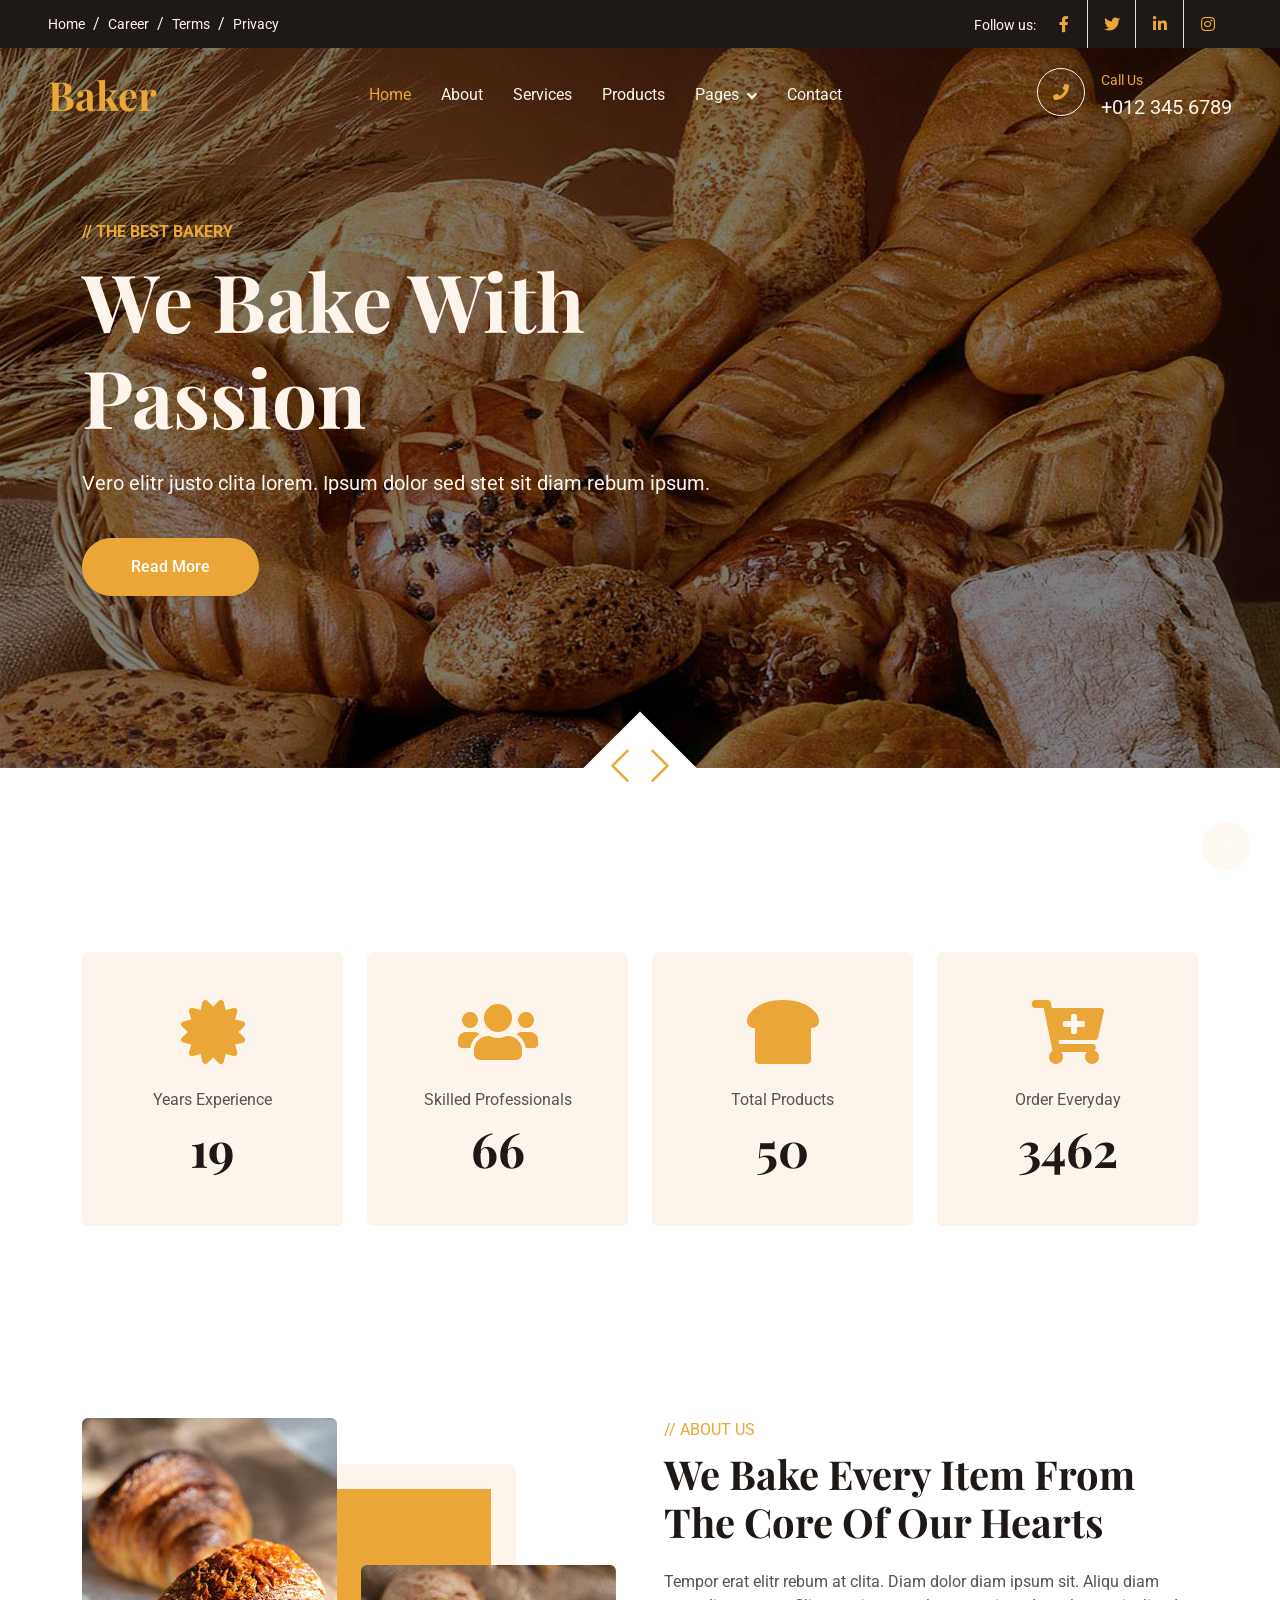
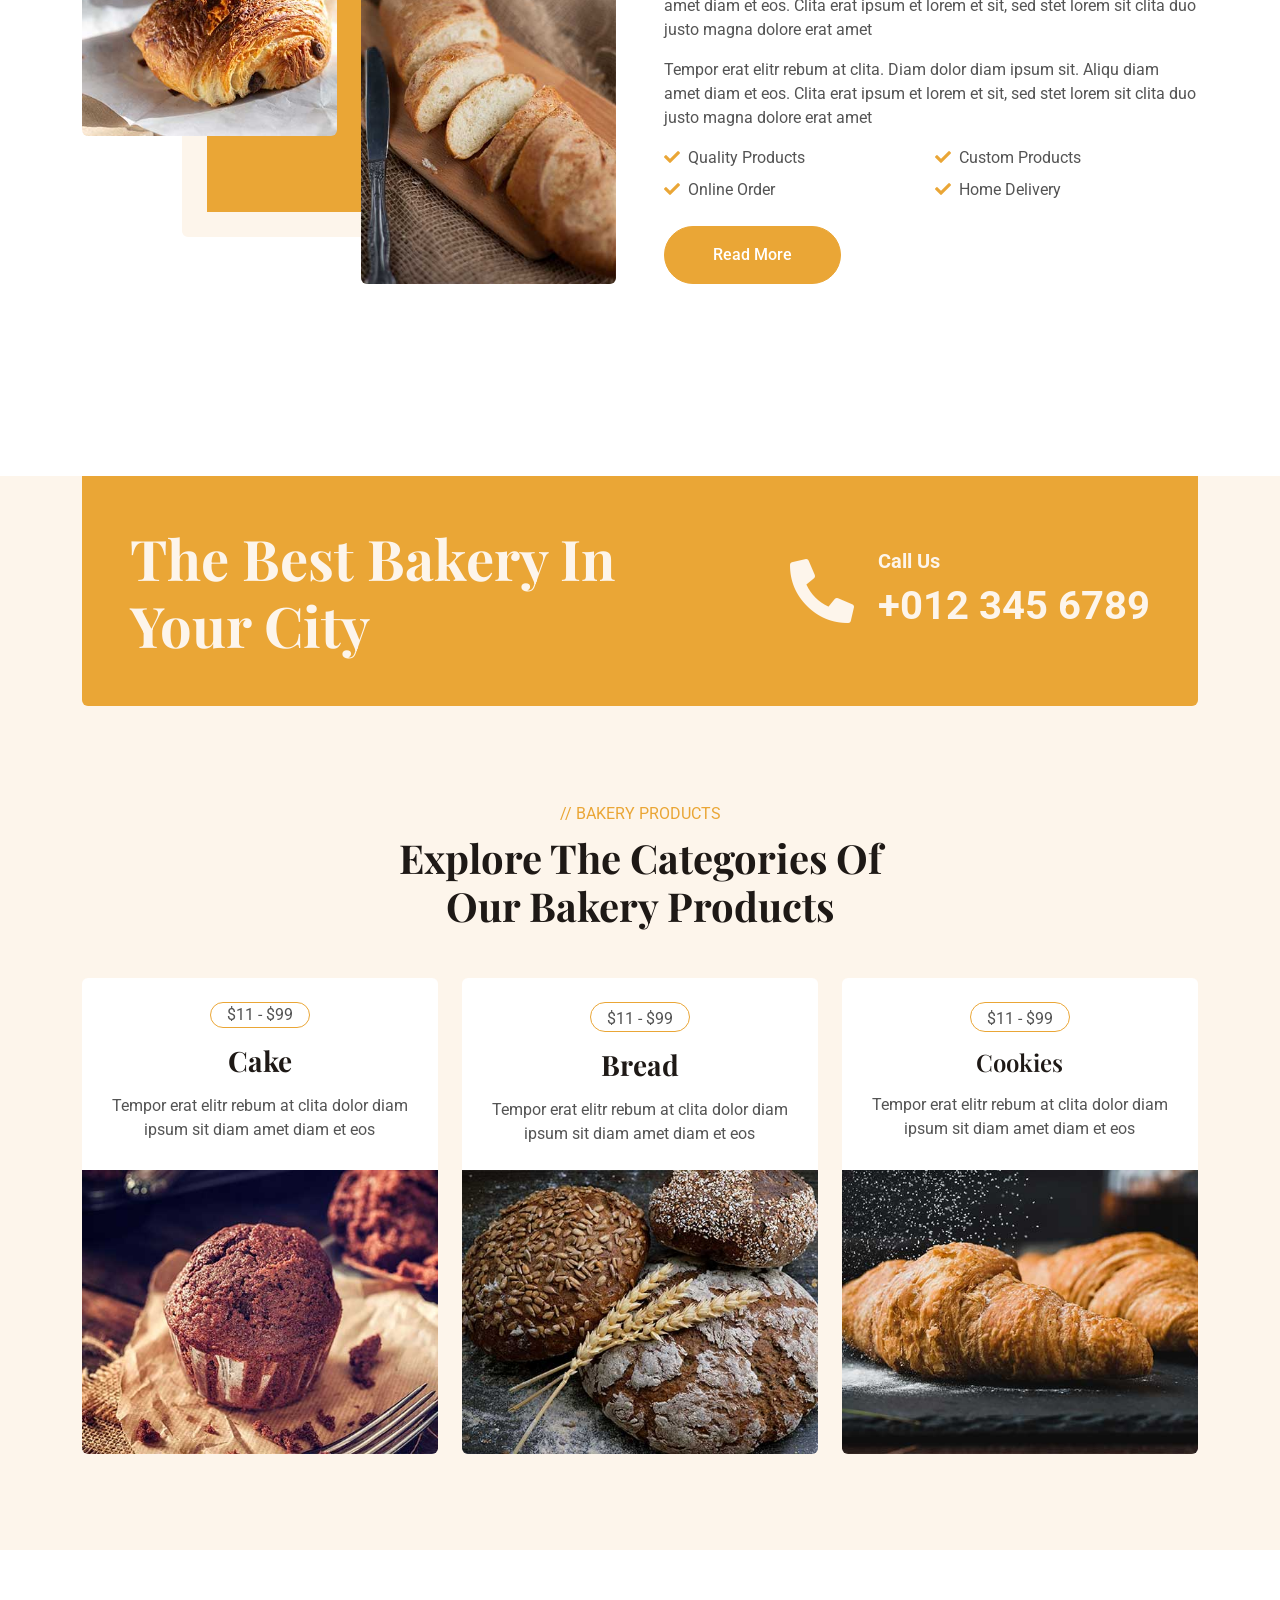
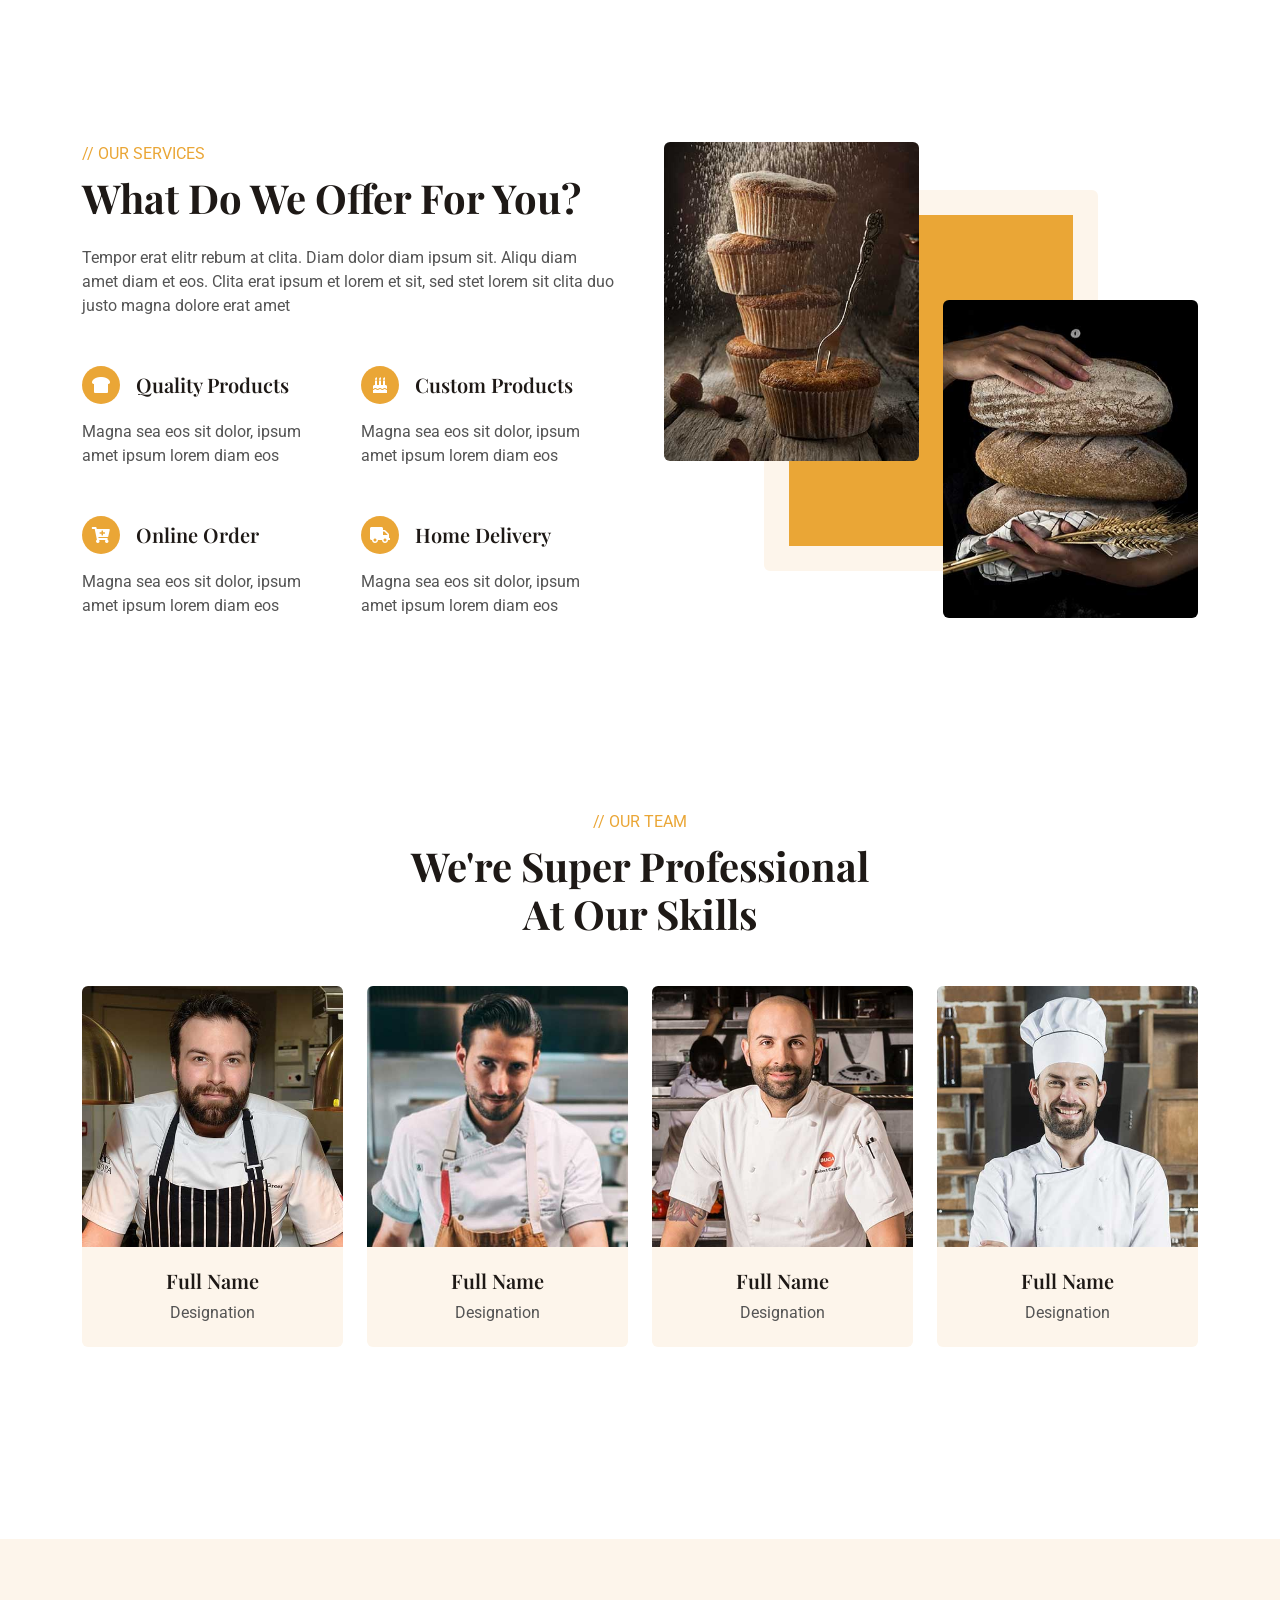
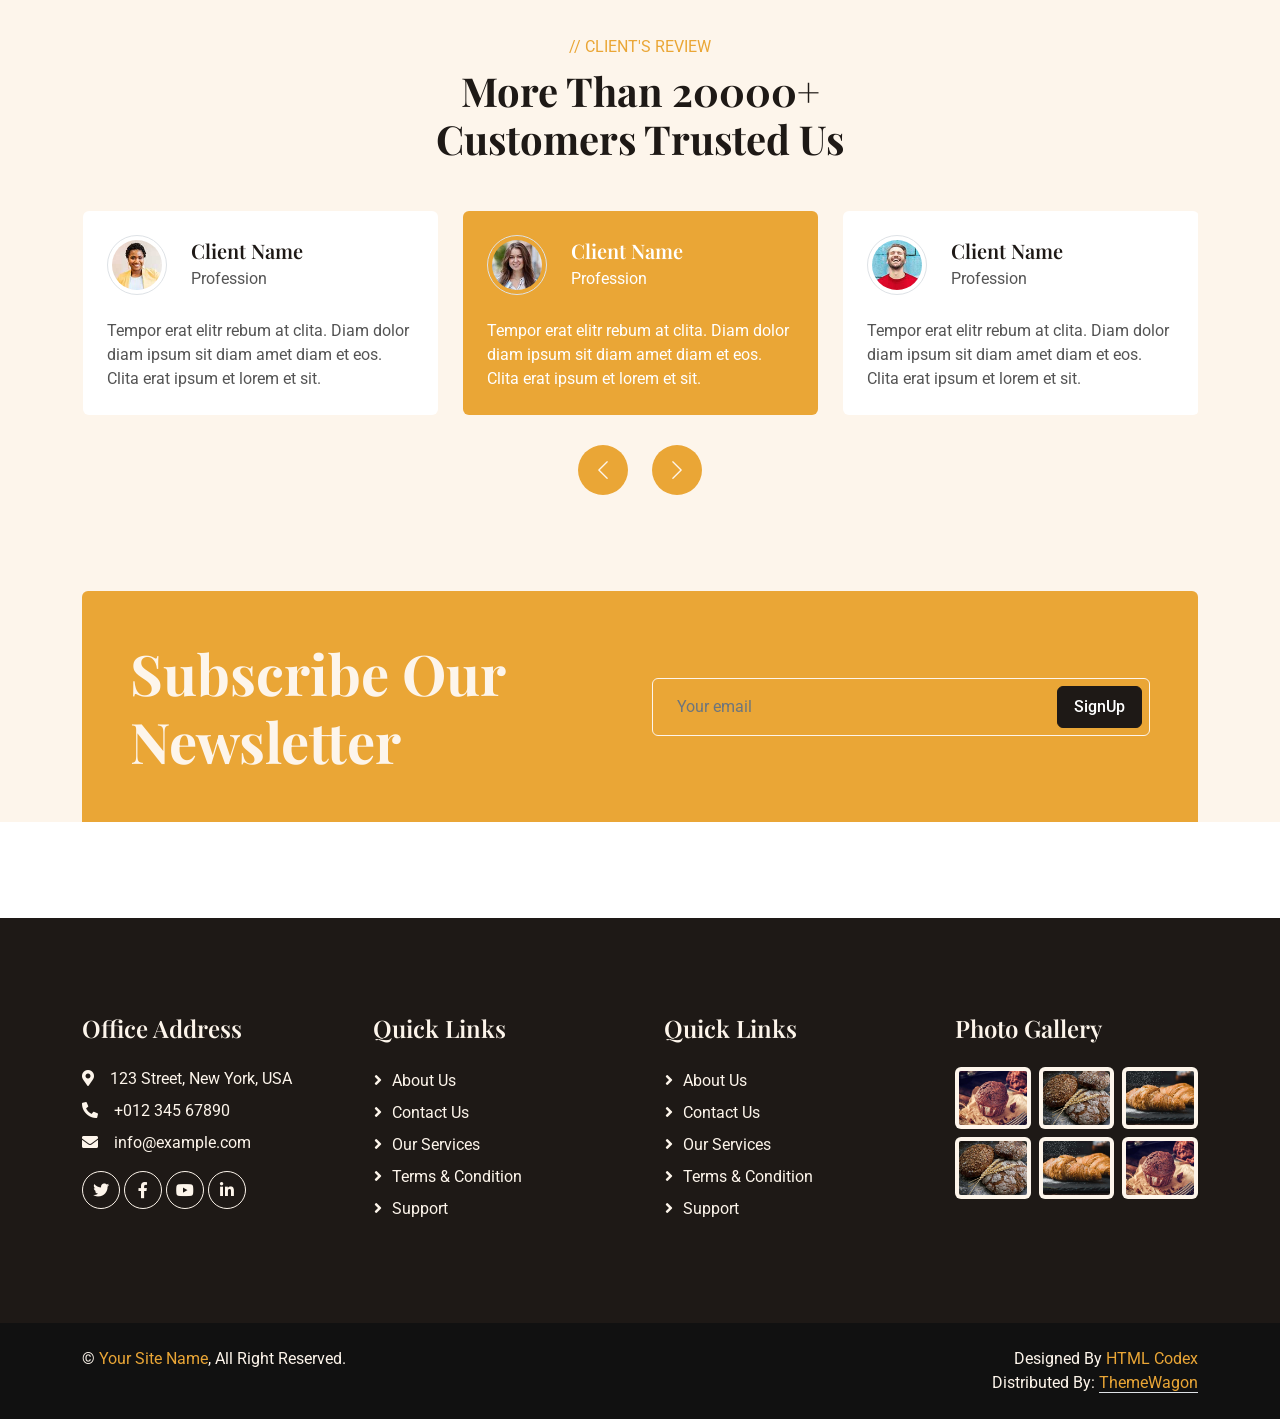
<file: 15PC_BloomBakery/wwwroot/baker-1.0.0/index.html>
<!DOCTYPE html>
<html lang="en">

<head>
    <meta charset="utf-8">
    <title>Baker - Bakery Website Template</title>
    <meta content="width=device-width, initial-scale=1.0" name="viewport">
    <meta content="" name="keywords">
    <meta content="" name="description">

    <!-- Favicon -->
    <link href="img/favicon.ico" rel="icon">

    <!-- Google Web Fonts -->
    <link rel="preconnect" href="https://fonts.googleapis.com">
    <link rel="preconnect" href="https://fonts.gstatic.com" crossorigin>
    <link href="https://fonts.googleapis.com/css2?family=Roboto:wght@400;500&family=Playfair+Display:wght@600;700&display=swap" rel="stylesheet"> 

    <!-- Icon Font Stylesheet -->
    <link href="https://cdnjs.cloudflare.com/ajax/libs/font-awesome/5.10.0/css/all.min.css" rel="stylesheet">
    <link href="https://cdn.jsdelivr.net/npm/bootstrap-icons@1.4.1/font/bootstrap-icons.css" rel="stylesheet">

    <!-- Libraries Stylesheet -->
    <link href="lib/animate/animate.min.css" rel="stylesheet">
    <link href="lib/owlcarousel/assets/owl.carousel.min.css" rel="stylesheet">

    <!-- Customized Bootstrap Stylesheet -->
    <link href="css/bootstrap.min.css" rel="stylesheet">

    <!-- Template Stylesheet -->
    <link href="css/style.css" rel="stylesheet">
</head>

<body>
    <!-- Spinner Start -->
    <div id="spinner" class="show bg-white position-fixed translate-middle w-100 vh-100 top-50 start-50 d-flex align-items-center justify-content-center">
        <div class="spinner-grow text-primary" role="status"></div>
    </div>
    <!-- Spinner End -->


    <!-- Topbar Start -->
    <div class="container-fluid top-bar bg-dark text-light px-0 wow fadeIn" data-wow-delay="0.1s">
        <div class="row gx-0 align-items-center d-none d-lg-flex">
            <div class="col-lg-6 px-5 text-start">
                <ol class="breadcrumb mb-0">
                    <li class="breadcrumb-item"><a class="small text-light" href="#">Home</a></li>
                    <li class="breadcrumb-item"><a class="small text-light" href="#">Career</a></li>
                    <li class="breadcrumb-item"><a class="small text-light" href="#">Terms</a></li>
                    <li class="breadcrumb-item"><a class="small text-light" href="#">Privacy</a></li>
                </ol>
            </div>
            <div class="col-lg-6 px-5 text-end">
                <small>Follow us:</small>
                <div class="h-100 d-inline-flex align-items-center">
                    <a class="btn-lg-square text-primary border-end rounded-0" href=""><i class="fab fa-facebook-f"></i></a>
                    <a class="btn-lg-square text-primary border-end rounded-0" href=""><i class="fab fa-twitter"></i></a>
                    <a class="btn-lg-square text-primary border-end rounded-0" href=""><i class="fab fa-linkedin-in"></i></a>
                    <a class="btn-lg-square text-primary pe-0" href=""><i class="fab fa-instagram"></i></a>
                </div>
            </div>
        </div>
    </div>
    <!-- Topbar End -->


    <!-- Navbar Start -->
    <nav class="navbar navbar-expand-lg navbar-dark fixed-top py-lg-0 px-lg-5 wow fadeIn" data-wow-delay="0.1s">
        <a href="index.html" class="navbar-brand ms-4 ms-lg-0">
            <h1 class="text-primary m-0">Baker</h1>
        </a>
        <button type="button" class="navbar-toggler me-4" data-bs-toggle="collapse" data-bs-target="#navbarCollapse">
            <span class="navbar-toggler-icon"></span>
        </button>
        <div class="collapse navbar-collapse" id="navbarCollapse">
            <div class="navbar-nav mx-auto p-4 p-lg-0">
                <a href="index.html" class="nav-item nav-link active">Home</a>
                <a href="about.html" class="nav-item nav-link">About</a>
                <a href="service.html" class="nav-item nav-link">Services</a>
                <a href="product.html" class="nav-item nav-link">Products</a>
                <div class="nav-item dropdown">
                    <a href="#" class="nav-link dropdown-toggle" data-bs-toggle="dropdown">Pages</a>
                    <div class="dropdown-menu m-0">
                        <a href="team.html" class="dropdown-item">Our Team</a>
                        <a href="testimonial.html" class="dropdown-item">Testimonial</a>
                        <a href="404.html" class="dropdown-item">404 Page</a>
                    </div>
                </div>
                <a href="contact.html" class="nav-item nav-link">Contact</a>
            </div>
            <div class=" d-none d-lg-flex">
                <div class="flex-shrink-0 btn-lg-square border border-light rounded-circle">
                    <i class="fa fa-phone text-primary"></i>
                </div>
                <div class="ps-3">
                    <small class="text-primary mb-0">Call Us</small>
                    <p class="text-light fs-5 mb-0">+012 345 6789</p>
                </div>
            </div>
        </div>
    </nav>
    <!-- Navbar End -->


    <!-- Carousel Start -->
    <div class="container-fluid p-0 pb-5 wow fadeIn" data-wow-delay="0.1s">
        <div class="owl-carousel header-carousel position-relative">
            <div class="owl-carousel-item position-relative">
                <img class="img-fluid" src="img/carousel-1.jpg" alt="">
                <div class="owl-carousel-inner">
                    <div class="container">
                        <div class="row justify-content-start">
                            <div class="col-lg-8">
                                <p class="text-primary text-uppercase fw-bold mb-2">// The Best Bakery</p>
                                <h1 class="display-1 text-light mb-4 animated slideInDown">We Bake With Passion</h1>
                                <p class="text-light fs-5 mb-4 pb-3">Vero elitr justo clita lorem. Ipsum dolor sed stet sit diam rebum ipsum.</p>
                                <a href="" class="btn btn-primary rounded-pill py-3 px-5">Read More</a>
                            </div>
                        </div>
                    </div>
                </div>
            </div>
            <div class="owl-carousel-item position-relative">
                <img class="img-fluid" src="img/carousel-2.jpg" alt="">
                <div class="owl-carousel-inner">
                    <div class="container">
                        <div class="row justify-content-start">
                            <div class="col-lg-8">
                                <p class="text-primary text-uppercase fw-bold mb-2">// The Best Bakery</p>
                                <h1 class="display-1 text-light mb-4 animated slideInDown">We Bake With Passion</h1>
                                <p class="text-light fs-5 mb-4 pb-3">Vero elitr justo clita lorem. Ipsum dolor sed stet sit diam rebum ipsum.</p>
                                <a href="" class="btn btn-primary rounded-pill py-3 px-5">Read More</a>
                            </div>
                        </div>
                    </div>
                </div>
            </div>
        </div>
    </div>
    <!-- Carousel End -->


    <!-- Facts Start -->
    <div class="container-xxl py-6">
        <div class="container">
            <div class="row g-4">
                <div class="col-lg-3 col-md-6 wow fadeIn" data-wow-delay="0.1s">
                    <div class="fact-item bg-light rounded text-center h-100 p-5">
                        <i class="fa fa-certificate fa-4x text-primary mb-4"></i>
                        <p class="mb-2">Years Experience</p>
                        <h1 class="display-5 mb-0" data-toggle="counter-up">50</h1>
                    </div>
                </div>
                <div class="col-lg-3 col-md-6 wow fadeIn" data-wow-delay="0.3s">
                    <div class="fact-item bg-light rounded text-center h-100 p-5">
                        <i class="fa fa-users fa-4x text-primary mb-4"></i>
                        <p class="mb-2">Skilled Professionals</p>
                        <h1 class="display-5 mb-0" data-toggle="counter-up">175</h1>
                    </div>
                </div>
                <div class="col-lg-3 col-md-6 wow fadeIn" data-wow-delay="0.5s">
                    <div class="fact-item bg-light rounded text-center h-100 p-5">
                        <i class="fa fa-bread-slice fa-4x text-primary mb-4"></i>
                        <p class="mb-2">Total Products</p>
                        <h1 class="display-5 mb-0" data-toggle="counter-up">135</h1>
                    </div>
                </div>
                <div class="col-lg-3 col-md-6 wow fadeIn" data-wow-delay="0.7s">
                    <div class="fact-item bg-light rounded text-center h-100 p-5">
                        <i class="fa fa-cart-plus fa-4x text-primary mb-4"></i>
                        <p class="mb-2">Order Everyday</p>
                        <h1 class="display-5 mb-0" data-toggle="counter-up">9357</h1>
                    </div>
                </div>
            </div>
        </div>
    </div>
    <!-- Facts End -->


    <!-- About Start -->
    <div class="container-xxl py-6">
        <div class="container">
            <div class="row g-5">
                <div class="col-lg-6 wow fadeInUp" data-wow-delay="0.1s">
                    <div class="row img-twice position-relative h-100">
                        <div class="col-6">
                            <img class="img-fluid rounded" src="img/about-1.jpg" alt="">
                        </div>
                        <div class="col-6 align-self-end">
                            <img class="img-fluid rounded" src="img/about-2.jpg" alt="">
                        </div>
                    </div>
                </div>
                <div class="col-lg-6 wow fadeInUp" data-wow-delay="0.5s">
                    <div class="h-100">
                        <p class="text-primary text-uppercase mb-2">// About Us</p>
                        <h1 class="display-6 mb-4">We Bake Every Item From The Core Of Our Hearts</h1>
                        <p>Tempor erat elitr rebum at clita. Diam dolor diam ipsum sit. Aliqu diam amet diam et eos. Clita erat ipsum et lorem et sit, sed stet lorem sit clita duo justo magna dolore erat amet</p>
                        <p>Tempor erat elitr rebum at clita. Diam dolor diam ipsum sit. Aliqu diam amet diam et eos. Clita erat ipsum et lorem et sit, sed stet lorem sit clita duo justo magna dolore erat amet</p>
                        <div class="row g-2 mb-4">
                            <div class="col-sm-6">
                                <i class="fa fa-check text-primary me-2"></i>Quality Products
                            </div>
                            <div class="col-sm-6">
                                <i class="fa fa-check text-primary me-2"></i>Custom Products
                            </div>
                            <div class="col-sm-6">
                                <i class="fa fa-check text-primary me-2"></i>Online Order
                            </div>
                            <div class="col-sm-6">
                                <i class="fa fa-check text-primary me-2"></i>Home Delivery
                            </div>
                        </div>
                        <a class="btn btn-primary rounded-pill py-3 px-5" href="">Read More</a>
                    </div>
                </div>
            </div>
        </div>
    </div>
    <!-- About End -->


    <!-- Product Start -->
    <div class="container-xxl bg-light my-6 py-6 pt-0">
        <div class="container">
            <div class="bg-primary text-light rounded-bottom p-5 my-6 mt-0 wow fadeInUp" data-wow-delay="0.1s">
                <div class="row g-4 align-items-center">
                    <div class="col-lg-6">
                        <h1 class="display-4 text-light mb-0">The Best Bakery In Your City</h1>
                    </div>
                    <div class="col-lg-6 text-lg-end">
                        <div class="d-inline-flex align-items-center text-start">
                            <i class="fa fa-phone-alt fa-4x flex-shrink-0"></i>
                            <div class="ms-4">
                                <p class="fs-5 fw-bold mb-0">Call Us</p>
                                <p class="fs-1 fw-bold mb-0">+012 345 6789</p>
                            </div>
                        </div>
                    </div>
                </div>
            </div>
            <div class="text-center mx-auto mb-5 wow fadeInUp" data-wow-delay="0.1s" style="max-width: 500px;">
                <p class="text-primary text-uppercase mb-2">// Bakery Products</p>
                <h1 class="display-6 mb-4">Explore The Categories Of Our Bakery Products</h1>
            </div>
            <div class="row g-4">
                <div class="col-lg-4 col-md-6 wow fadeInUp" data-wow-delay="0.1s">
                    <div class="product-item d-flex flex-column bg-white rounded overflow-hidden h-100">
                        <div class="text-center p-4">
                            <div class="d-inline-block border border-primary rounded-pill px-3 mb-3">$11 - $99</div>
                            <h3 class="mb-3">Cake</h3>
                            <span>Tempor erat elitr rebum at clita dolor diam ipsum sit diam amet diam et eos</span>
                        </div>
                        <div class="position-relative mt-auto">
                            <img class="img-fluid" src="img/product-1.jpg" alt="">
                            <div class="product-overlay">
                                <a class="btn btn-lg-square btn-outline-light rounded-circle" href=""><i class="fa fa-eye text-primary"></i></a>
                            </div>
                        </div>
                    </div>
                </div>
                <div class="col-lg-4 col-md-6 wow fadeInUp" data-wow-delay="0.3s">
                    <div class="product-item d-flex flex-column bg-white rounded overflow-hidden h-100">
                        <div class="text-center p-4">
                            <div class="d-inline-block border border-primary rounded-pill pt-1 px-3 mb-3">$11 - $99</div>
                            <h3 class="mb-3">Bread</h3>
                            <span>Tempor erat elitr rebum at clita dolor diam ipsum sit diam amet diam et eos</span>
                        </div>
                        <div class="position-relative mt-auto">
                            <img class="img-fluid" src="img/product-2.jpg" alt="">
                            <div class="product-overlay">
                                <a class="btn btn-lg-square btn-outline-light rounded-circle" href=""><i class="fa fa-eye text-primary"></i></a>
                            </div>
                        </div>
                    </div>
                </div>
                <div class="col-lg-4 col-md-6 wow fadeInUp" data-wow-delay="0.5s">
                    <div class="product-item d-flex flex-column bg-white rounded overflow-hidden h-100">
                        <div class="text-center p-4">
                            <div class="d-inline-block border border-primary rounded-pill pt-1 px-3 mb-3">$11 - $99</div>
                            <h4 class="mb-3">Cookies</h4>
                            <span>Tempor erat elitr rebum at clita dolor diam ipsum sit diam amet diam et eos</span>
                        </div>
                        <div class="position-relative mt-auto">
                            <img class="img-fluid" src="img/product-3.jpg" alt="">
                            <div class="product-overlay">
                                <a class="btn btn-lg-square btn-outline-light rounded-circle" href=""><i class="fa fa-eye text-primary"></i></a>
                            </div>
                        </div>
                    </div>
                </div>
            </div>
        </div>
    </div>
    <!-- Product End -->


    <!-- Service Start -->
    <div class="container-xxl py-6">
        <div class="container">
            <div class="row g-5">
                <div class="col-lg-6 wow fadeInUp" data-wow-delay="0.1s">
                    <p class="text-primary text-uppercase mb-2">// Our Services</p>
                    <h1 class="display-6 mb-4">What Do We Offer For You?</h1>
                    <p class="mb-5">Tempor erat elitr rebum at clita. Diam dolor diam ipsum sit. Aliqu diam amet diam et eos. Clita erat ipsum et lorem et sit, sed stet lorem sit clita duo justo magna dolore erat amet</p>
                    <div class="row gy-5 gx-4">
                        <div class="col-sm-6 wow fadeIn" data-wow-delay="0.1s">
                            <div class="d-flex align-items-center mb-3">
                                <div class="flex-shrink-0 btn-square bg-primary rounded-circle me-3">
                                    <i class="fa fa-bread-slice text-white"></i>
                                </div>
                                <h5 class="mb-0">Quality Products</h5>
                            </div>
                            <span>Magna sea eos sit dolor, ipsum amet ipsum lorem diam eos</span>
                        </div>
                        <div class="col-sm-6 wow fadeIn" data-wow-delay="0.2s">
                            <div class="d-flex align-items-center mb-3">
                                <div class="flex-shrink-0 btn-square bg-primary rounded-circle me-3">
                                    <i class="fa fa-birthday-cake text-white"></i>
                                </div>
                                <h5 class="mb-0">Custom Products</h5>
                            </div>
                            <span>Magna sea eos sit dolor, ipsum amet ipsum lorem diam eos</span>
                        </div>
                        <div class="col-sm-6 wow fadeIn" data-wow-delay="0.3s">
                            <div class="d-flex align-items-center mb-3">
                                <div class="flex-shrink-0 btn-square bg-primary rounded-circle me-3">
                                    <i class="fa fa-cart-plus text-white"></i>
                                </div>
                                <h5 class="mb-0">Online Order</h5>
                            </div>
                            <span>Magna sea eos sit dolor, ipsum amet ipsum lorem diam eos</span>
                        </div>
                        <div class="col-sm-6 wow fadeIn" data-wow-delay="0.4s">
                            <div class="d-flex align-items-center mb-3">
                                <div class="flex-shrink-0 btn-square bg-primary rounded-circle me-3">
                                    <i class="fa fa-truck text-white"></i>
                                </div>
                                <h5 class="mb-0">Home Delivery</h5>
                            </div>
                            <span>Magna sea eos sit dolor, ipsum amet ipsum lorem diam eos</span>
                        </div>
                    </div>
                </div>
                <div class="col-lg-6 wow fadeInUp" data-wow-delay="0.5s">
                    <div class="row img-twice position-relative h-100">
                        <div class="col-6">
                            <img class="img-fluid rounded" src="img/service-1.jpg" alt="">
                        </div>
                        <div class="col-6 align-self-end">
                            <img class="img-fluid rounded" src="img/service-2.jpg" alt="">
                        </div>
                    </div>
                </div>
            </div>
        </div>
    </div>
    <!-- Service End -->


    <!-- Team Start -->
    <div class="container-xxl py-6">
        <div class="container">
            <div class="text-center mx-auto mb-5 wow fadeInUp" data-wow-delay="0.1s" style="max-width: 500px;">
                <p class="text-primary text-uppercase mb-2">// Our Team</p>
                <h1 class="display-6 mb-4">We're Super Professional At Our Skills</h1>
            </div>
            <div class="row g-4">
                <div class="col-lg-3 col-md-6 wow fadeInUp" data-wow-delay="0.1s">
                    <div class="team-item text-center rounded overflow-hidden">
                        <img class="img-fluid" src="img/team-1.jpg" alt="">
                        <div class="team-text">
                            <div class="team-title">
                                <h5>Full Name</h5>
                                <span>Designation</span>
                            </div>
                            <div class="team-social">
                                <a class="btn btn-square btn-light rounded-circle" href=""><i class="fab fa-facebook-f"></i></a>
                                <a class="btn btn-square btn-light rounded-circle" href=""><i class="fab fa-twitter"></i></a>
                                <a class="btn btn-square btn-light rounded-circle" href=""><i class="fab fa-instagram"></i></a>
                            </div>
                        </div>
                    </div>
                </div>
                <div class="col-lg-3 col-md-6 wow fadeInUp" data-wow-delay="0.3s">
                    <div class="team-item text-center rounded overflow-hidden">
                        <img class="img-fluid" src="img/team-2.jpg" alt="">
                        <div class="team-text">
                            <div class="team-title">
                                <h5>Full Name</h5>
                                <span>Designation</span>
                            </div>
                            <div class="team-social">
                                <a class="btn btn-square btn-light rounded-circle" href=""><i class="fab fa-facebook-f"></i></a>
                                <a class="btn btn-square btn-light rounded-circle" href=""><i class="fab fa-twitter"></i></a>
                                <a class="btn btn-square btn-light rounded-circle" href=""><i class="fab fa-instagram"></i></a>
                            </div>
                        </div>
                    </div>
                </div>
                <div class="col-lg-3 col-md-6 wow fadeInUp" data-wow-delay="0.5s">
                    <div class="team-item text-center rounded overflow-hidden">
                        <img class="img-fluid" src="img/team-3.jpg" alt="">
                        <div class="team-text">
                            <div class="team-title">
                                <h5>Full Name</h5>
                                <span>Designation</span>
                            </div>
                            <div class="team-social">
                                <a class="btn btn-square btn-light rounded-circle" href=""><i class="fab fa-facebook-f"></i></a>
                                <a class="btn btn-square btn-light rounded-circle" href=""><i class="fab fa-twitter"></i></a>
                                <a class="btn btn-square btn-light rounded-circle" href=""><i class="fab fa-instagram"></i></a>
                            </div>
                        </div>
                    </div>
                </div>
                <div class="col-lg-3 col-md-6 wow fadeInUp" data-wow-delay="0.7s">
                    <div class="team-item text-center rounded overflow-hidden">
                        <img class="img-fluid" src="img/team-4.jpg" alt="">
                        <div class="team-text">
                            <div class="team-title">
                                <h5>Full Name</h5>
                                <span>Designation</span>
                            </div>
                            <div class="team-social">
                                <a class="btn btn-square btn-light rounded-circle" href=""><i class="fab fa-facebook-f"></i></a>
                                <a class="btn btn-square btn-light rounded-circle" href=""><i class="fab fa-twitter"></i></a>
                                <a class="btn btn-square btn-light rounded-circle" href=""><i class="fab fa-instagram"></i></a>
                            </div>
                        </div>
                    </div>
                </div>
            </div>
        </div>
    </div>
    <!-- Team End -->


    <!-- Testimonial Start -->
    <div class="container-xxl bg-light my-6 py-6 pb-0">
        <div class="container">
            <div class="text-center mx-auto mb-5 wow fadeInUp" data-wow-delay="0.1s" style="max-width: 500px;">
                <p class="text-primary text-uppercase mb-2">// Client's Review</p>
                <h1 class="display-6 mb-4">More Than 20000+ Customers Trusted Us</h1>
            </div>
            <div class="owl-carousel testimonial-carousel wow fadeInUp" data-wow-delay="0.1s">
                <div class="testimonial-item bg-white rounded p-4">
                    <div class="d-flex align-items-center mb-4">
                        <img class="flex-shrink-0 rounded-circle border p-1" src="img/testimonial-1.jpg" alt="">
                        <div class="ms-4">
                            <h5 class="mb-1">Client Name</h5>
                            <span>Profession</span>
                        </div>
                    </div>
                    <p class="mb-0">Tempor erat elitr rebum at clita. Diam dolor diam ipsum sit diam amet diam et eos. Clita erat ipsum et lorem et sit.</p>
                </div>
                <div class="testimonial-item bg-white rounded p-4">
                    <div class="d-flex align-items-center mb-4">
                        <img class="flex-shrink-0 rounded-circle border p-1" src="img/testimonial-2.jpg" alt="">
                        <div class="ms-4">
                            <h5 class="mb-1">Client Name</h5>
                            <span>Profession</span>
                        </div>
                    </div>
                    <p class="mb-0">Tempor erat elitr rebum at clita. Diam dolor diam ipsum sit diam amet diam et eos. Clita erat ipsum et lorem et sit.</p>
                </div>
                <div class="testimonial-item bg-white rounded p-4">
                    <div class="d-flex align-items-center mb-4">
                        <img class="flex-shrink-0 rounded-circle border p-1" src="img/testimonial-3.jpg" alt="">
                        <div class="ms-4">
                            <h5 class="mb-1">Client Name</h5>
                            <span>Profession</span>
                        </div>
                    </div>
                    <p class="mb-0">Tempor erat elitr rebum at clita. Diam dolor diam ipsum sit diam amet diam et eos. Clita erat ipsum et lorem et sit.</p>
                </div>
                <div class="testimonial-item bg-white rounded p-4">
                    <div class="d-flex align-items-center mb-4">
                        <img class="flex-shrink-0 rounded-circle border p-1" src="img/testimonial-4.jpg" alt="">
                        <div class="ms-4">
                            <h5 class="mb-1">Client Name</h5>
                            <span>Profession</span>
                        </div>
                    </div>
                    <p class="mb-0">Tempor erat elitr rebum at clita. Diam dolor diam ipsum sit diam amet diam et eos. Clita erat ipsum et lorem et sit.</p>
                </div>
            </div>
            <div class="bg-primary text-light rounded-top p-5 my-6 mb-0 wow fadeInUp" data-wow-delay="0.1s">
                <div class="row align-items-center">
                    <div class="col-md-6">
                        <h1 class="display-4 text-light mb-0">Subscribe Our Newsletter</h1>
                    </div>
                    <div class="col-md-6 text-md-end">
                        <div class="position-relative">
                            <input class="form-control bg-transparent border-light w-100 py-3 ps-4 pe-5" type="text" placeholder="Your email">
                            <button type="button" class="btn btn-dark py-2 px-3 position-absolute top-0 end-0 mt-2 me-2">SignUp</button>
                        </div>
                    </div>
                </div>
            </div>
        </div>
    </div>
    <!-- Testimonial End -->


    <!-- Footer Start -->
    <div class="container-fluid bg-dark text-light footer my-6 mb-0 py-5 wow fadeIn" data-wow-delay="0.1s">
        <div class="container py-5">
            <div class="row g-5">
                <div class="col-lg-3 col-md-6">
                    <h4 class="text-light mb-4">Office Address</h4>
                    <p class="mb-2"><i class="fa fa-map-marker-alt me-3"></i>123 Street, New York, USA</p>
                    <p class="mb-2"><i class="fa fa-phone-alt me-3"></i>+012 345 67890</p>
                    <p class="mb-2"><i class="fa fa-envelope me-3"></i>info@example.com</p>
                    <div class="d-flex pt-2">
                        <a class="btn btn-square btn-outline-light rounded-circle me-1" href=""><i class="fab fa-twitter"></i></a>
                        <a class="btn btn-square btn-outline-light rounded-circle me-1" href=""><i class="fab fa-facebook-f"></i></a>
                        <a class="btn btn-square btn-outline-light rounded-circle me-1" href=""><i class="fab fa-youtube"></i></a>
                        <a class="btn btn-square btn-outline-light rounded-circle me-0" href=""><i class="fab fa-linkedin-in"></i></a>
                    </div>
                </div>
                <div class="col-lg-3 col-md-6">
                    <h4 class="text-light mb-4">Quick Links</h4>
                    <a class="btn btn-link" href="">About Us</a>
                    <a class="btn btn-link" href="">Contact Us</a>
                    <a class="btn btn-link" href="">Our Services</a>
                    <a class="btn btn-link" href="">Terms & Condition</a>
                    <a class="btn btn-link" href="">Support</a>
                </div>
                <div class="col-lg-3 col-md-6">
                    <h4 class="text-light mb-4">Quick Links</h4>
                    <a class="btn btn-link" href="">About Us</a>
                    <a class="btn btn-link" href="">Contact Us</a>
                    <a class="btn btn-link" href="">Our Services</a>
                    <a class="btn btn-link" href="">Terms & Condition</a>
                    <a class="btn btn-link" href="">Support</a>
                </div>
                <div class="col-lg-3 col-md-6">
                    <h4 class="text-light mb-4">Photo Gallery</h4>
                    <div class="row g-2">
                        <div class="col-4">
                            <img class="img-fluid bg-light rounded p-1" src="img/product-1.jpg" alt="Image">
                        </div>
                        <div class="col-4">
                            <img class="img-fluid bg-light rounded p-1" src="img/product-2.jpg" alt="Image">
                        </div>
                        <div class="col-4">
                            <img class="img-fluid bg-light rounded p-1" src="img/product-3.jpg" alt="Image">
                        </div>
                        <div class="col-4">
                            <img class="img-fluid bg-light rounded p-1" src="img/product-2.jpg" alt="Image">
                        </div>
                        <div class="col-4">
                            <img class="img-fluid bg-light rounded p-1" src="img/product-3.jpg" alt="Image">
                        </div>
                        <div class="col-4">
                            <img class="img-fluid bg-light rounded p-1" src="img/product-1.jpg" alt="Image">
                        </div>
                    </div>
                </div>
            </div>
        </div>
    </div>
    <!-- Footer End -->


    <!-- Copyright Start -->
    <div class="container-fluid copyright text-light py-4 wow fadeIn" data-wow-delay="0.1s">
        <div class="container">
            <div class="row">
                <div class="col-md-6 text-center text-md-start mb-3 mb-md-0">
                    &copy; <a href="#">Your Site Name</a>, All Right Reserved.
                </div>
                <div class="col-md-6 text-center text-md-end">
                    <!--/*** This template is free as long as you keep the footer author’s credit link/attribution link/backlink. If you'd like to use the template without the footer author’s credit link/attribution link/backlink, you can purchase the Credit Removal License from "https://htmlcodex.com/credit-removal". Thank you for your support. ***/-->
                    Designed By <a href="https://htmlcodex.com">HTML Codex</a>
                    <br>Distributed By: <a class="border-bottom" href="https://themewagon.com" target="_blank">ThemeWagon</a>
                </div>
            </div>
        </div>
    </div>
    <!-- Copyright End -->


    <!-- Back to Top -->
    <a href="#" class="btn btn-lg btn-primary btn-lg-square rounded-circle back-to-top"><i class="bi bi-arrow-up"></i></a>


    <!-- JavaScript Libraries -->
    <script src="https://code.jquery.com/jquery-3.4.1.min.js"></script>
    <script src="https://cdn.jsdelivr.net/npm/bootstrap@5.0.0/dist/js/bootstrap.bundle.min.js"></script>
    <script src="lib/wow/wow.min.js"></script>
    <script src="lib/easing/easing.min.js"></script>
    <script src="lib/waypoints/waypoints.min.js"></script>
    <script src="lib/counterup/counterup.min.js"></script>
    <script src="lib/owlcarousel/owl.carousel.min.js"></script>

    <!-- Template Javascript -->
    <script src="js/main.js"></script>
</body>

</html>
</file>
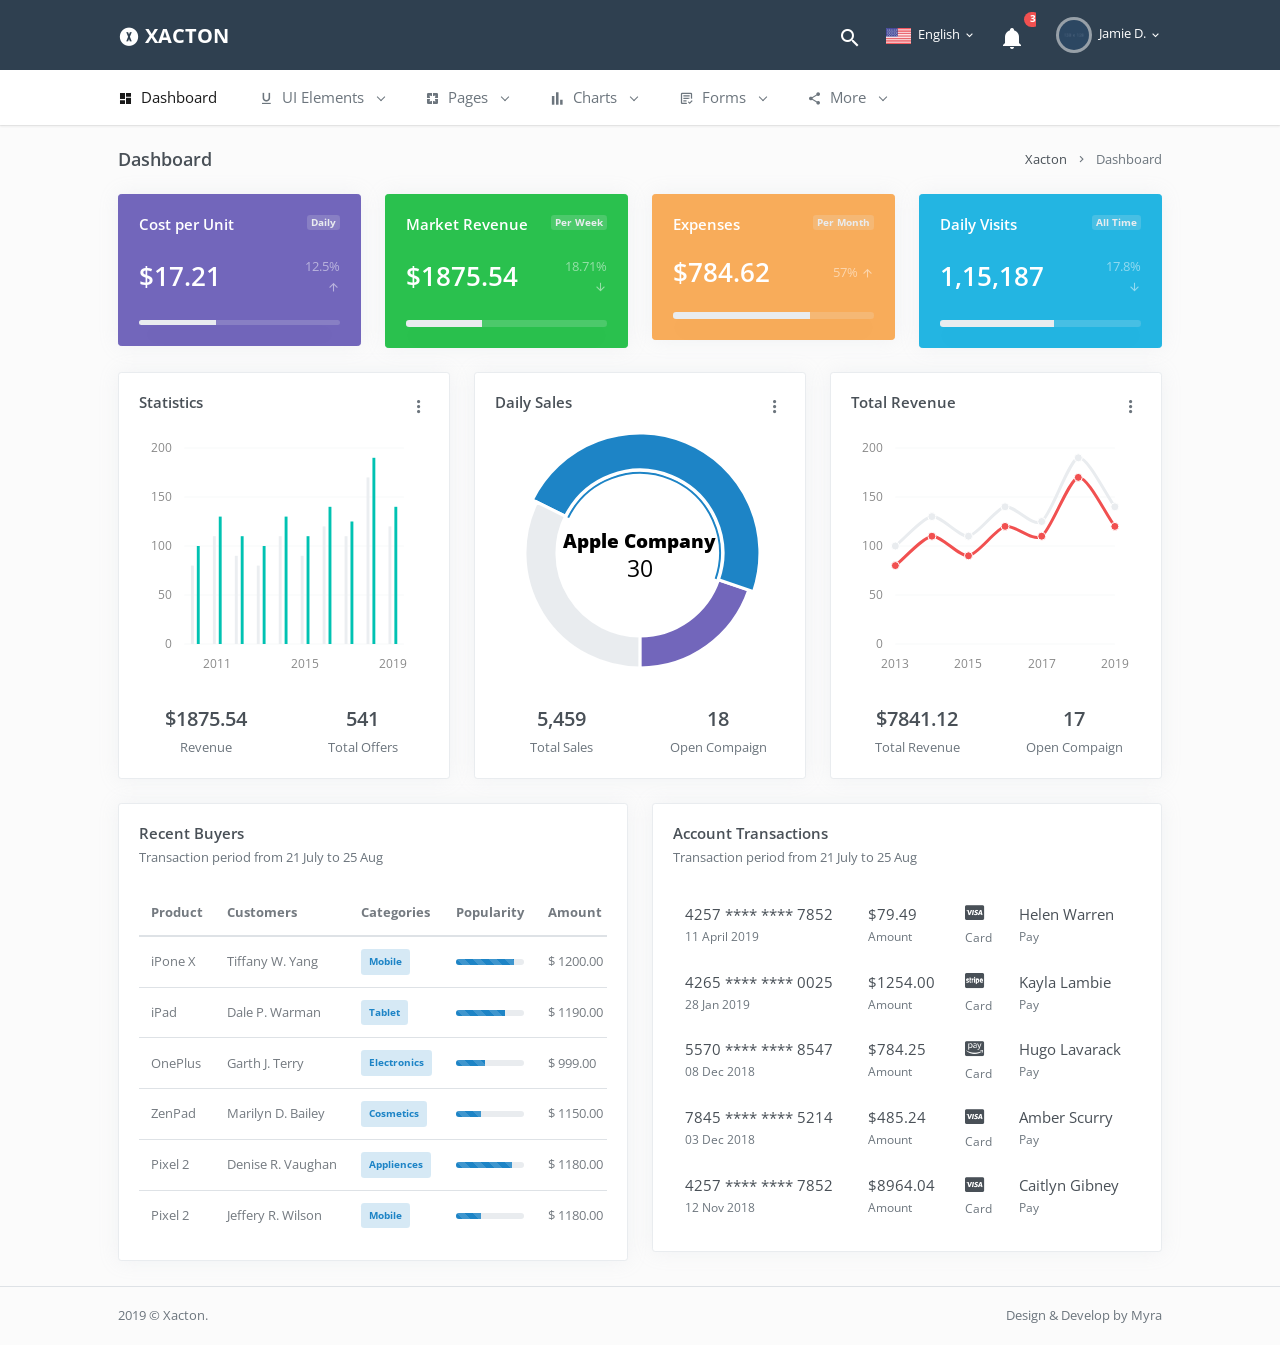
<file: 15PC_BloomBakery/wwwroot/Admin/horizontal/index.html>
<!DOCTYPE html>
<html lang="en">

    <head>
        <meta charset="utf-8" />
        <title>Xacton - Admin & Dashboard Template</title>
        <meta name="viewport" content="width=device-width, initial-scale=1, shrink-to-fit=no">
        <meta content="Premium Multipurpose Admin & Dashboard Template" name="description" />
        <meta content="MyraStudio" name="author" />
        <meta http-equiv="X-UA-Compatible" content="IE=edge" />

        <!-- App favicon -->
        <link rel="shortcut icon" href="assets/images/favicon.ico">

        <!-- App css -->
        <link href="assets/css/bootstrap.min.css" rel="stylesheet" type="text/css" />
        <link href="assets/css/icons.min.css" rel="stylesheet" type="text/css" />
        <link href="assets/css/theme.min.css" rel="stylesheet" type="text/css" />

    </head>

    <body>

        <!-- Begin page -->
        <div id="layout-wrapper">

            <div class="main-content">

                <header id="page-topbar">
                    <div class="navbar-header">
                        <!-- LOGO -->
                        <div class="navbar-brand-box d-flex align-items-left">
                            <a href="index.html" class="logo">
                                <i class="mdi mdi-alpha-x-circle"></i>
                                <span>
                                    Xacton
                                </span>
                            </a>

                            <button type="button" class="btn btn-sm mr-2 font-size-16 d-lg-none header-item waves-effect waves-light" data-toggle="collapse" data-target="#topnav-menu-content">
                                <i class="fa fa-fw fa-bars"></i>
                            </button>
                        </div>
        
                        <div class="d-flex align-items-center">
        
                            <div class="dropdown d-inline-block ml-2">
                                <button type="button" class="btn header-item noti-icon waves-effect waves-light" id="page-header-search-dropdown"
                                    data-toggle="dropdown" aria-haspopup="true" aria-expanded="false">
                                    <i class="mdi mdi-magnify"></i>
                                </button>
                                <div class="dropdown-menu dropdown-menu-lg dropdown-menu-right p-0"
                                    aria-labelledby="page-header-search-dropdown">
                                    
                                    <form class="p-3">
                                        <div class="form-group m-0">
                                            <div class="input-group">
                                                <input type="text" class="form-control" placeholder="Search ..." aria-label="Recipient's username">
                                                <div class="input-group-append">
                                                    <button class="btn btn-primary" type="submit"><i class="mdi mdi-magnify"></i></button>
                                                </div>
                                            </div>
                                        </div>
                                    </form>
                                </div>
                            </div>
        
                            <div class="dropdown d-inline-block">
                                <button type="button" class="btn header-item waves-effect waves-light" id="page-header-user-dropdown"
                                    data-toggle="dropdown" aria-haspopup="true" aria-expanded="false">
                                    <img class="" src="assets/images/flags/us.jpg"alt="Header Language" height="16">
                                    <span class="d-none d-sm-inline-block ml-1">English</span>
                                    <i class="mdi mdi-chevron-down d-none d-sm-inline-block"></i>
                                </button>
                                <div class="dropdown-menu dropdown-menu-right">
                                    
                                    <!-- item-->
                                    <a href="javascript:void(0);" class="dropdown-item notify-item">
                                        <img src="assets/images/flags/spain.jpg" alt="user-image" class="mr-1" height="12"> <span class="align-middle">Spanish</span>
                                    </a>
        
                                    <!-- item-->
                                    <a href="javascript:void(0);" class="dropdown-item notify-item">
                                        <img src="assets/images/flags/germany.jpg" alt="user-image" class="mr-1" height="12"> <span class="align-middle">German</span>
                                    </a>
        
                                    <!-- item-->
                                    <a href="javascript:void(0);" class="dropdown-item notify-item">
                                        <img src="assets/images/flags/italy.jpg" alt="user-image" class="mr-1" height="12"> <span class="align-middle">Italian</span>
                                    </a>
        
                                    <!-- item-->
                                    <a href="javascript:void(0);" class="dropdown-item notify-item">
                                        <img src="assets/images/flags/russia.jpg" alt="user-image" class="mr-1" height="12"> <span class="align-middle">Russian</span>
                                    </a>
                                </div>
                            </div>
        
                            <div class="dropdown d-inline-block">
                                <button type="button" class="btn header-item noti-icon waves-effect waves-light" id="page-header-notifications-dropdown"
                                    data-toggle="dropdown" aria-haspopup="true" aria-expanded="false">
                                    <i class="mdi mdi-bell"></i>
                                    <span class="badge badge-danger badge-pill">3</span>
                                </button>
                                <div class="dropdown-menu dropdown-menu-lg dropdown-menu-right p-0"
                                    aria-labelledby="page-header-notifications-dropdown">
                                    <div class="p-3">
                                        <div class="row align-items-center">
                                            <div class="col">
                                                <h6 class="m-0"> Notifications </h6>
                                            </div>
                                            <div class="col-auto">
                                                <a href="#!" class="small"> View All</a>
                                            </div>
                                        </div>
                                    </div>
                                    <div data-simplebar style="max-height: 230px;">
                                        <a href="" class="text-reset notification-item">
                                            <div class="media">
                                                <img src="assets/images/users/avatar-2.jpg"
                                                    class="mr-3 rounded-circle avatar-xs" alt="user-pic">
                                                <div class="media-body">
                                                    <h6 class="mt-0 mb-1">Samuel Coverdale</h6>
                                                    <p class="font-size-12 mb-1">You have new follower on Instagram</p>
                                                    <p class="font-size-12 mb-0 text-muted"><i class="mdi mdi-clock-outline"></i> 2 min ago</p>
                                                </div>
                                            </div>
                                        </a>
                                        <a href="" class="text-reset notification-item">
                                            <div class="media">
                                                <div class="avatar-xs mr-3">
                                                    <span class="avatar-title bg-success rounded-circle">
                                                        <i class="mdi mdi-cloud-download-outline"></i>
                                                    </span>
                                                </div>
                                                <div class="media-body">
                                                    <h6 class="mt-0 mb-1">Download Available !</h6>
                                                    <p class="font-size-12 mb-1">Latest version of admin is now available. Please download here.</p>
                                                    <p class="font-size-12 mb-0 text-muted"><i class="mdi mdi-clock-outline"></i> 4 hours ago</p>
                                                </div>
                                            </div>
                                        </a>
                                        <a href="" class="text-reset notification-item">
                                            <div class="media">
                                                <img src="assets/images/users/avatar-3.jpg"
                                                    class="mr-3 rounded-circle avatar-xs" alt="user-pic">
                                                <div class="media-body">
                                                    <h6 class="mt-0 mb-1">Victoria Mendis</h6>
                                                    <p class="font-size-12 mb-1">Just upgraded to premium account.</p>
                                                    <p class="font-size-12 mb-0 text-muted"><i class="mdi mdi-clock-outline"></i> 1 day ago</p>
                                                </div>
                                            </div>
                                        </a>
                                    </div>
                                    <div class="p-2 border-top">
                                        <a class="btn btn-sm btn-light btn-block text-center" href="javascript:void(0)">
                                            <i class="mdi mdi-arrow-down-circle mr-1"></i> Load More..
                                        </a>
                                    </div>
                                </div>
                            </div>
        
                            <div class="dropdown d-inline-block ml-2">
                                <button type="button" class="btn header-item waves-effect waves-light" id="page-header-user-dropdown"
                                    data-toggle="dropdown" aria-haspopup="true" aria-expanded="false">
                                    <img class="rounded-circle header-profile-user" src="assets/images/users/avatar-3.jpg"
                                        alt="Header Avatar">
                                    <span class="d-none d-sm-inline-block ml-1">Jamie D.</span>
                                    <i class="mdi mdi-chevron-down d-none d-sm-inline-block"></i>
                                </button>
                                <div class="dropdown-menu dropdown-menu-right">
                                    <a class="dropdown-item d-flex align-items-center justify-content-between" href="javascript:void(0)">
                                        <span>Inbox</span>
                                        <span>
                                            <span class="badge badge-pill badge-info">3</span>
                                        </span>
                                    </a>
                                    <a class="dropdown-item d-flex align-items-center justify-content-between" href="javascript:void(0)">
                                        <span>Profile</span>
                                        <span>
                                            <span class="badge badge-pill badge-warning">1</span>
                                        </span>
                                    </a>
                                    <a class="dropdown-item d-flex align-items-center justify-content-between" href="javascript:void(0)">
                                        Settings
                                    </a>
                                    <a class="dropdown-item d-flex align-items-center justify-content-between" href="javascript:void(0)">
                                        <span>Lock Account</span>
                                    </a>
                                    <a class="dropdown-item d-flex align-items-center justify-content-between" href="javascript:void(0)">
                                        <span>Log Out</span>
                                    </a>
                                </div>
                            </div>
                            
                        </div>
                    </div>
                </header>

                <div class="topnav">
                    <div class="container-fluid">
                        <nav class="navbar navbar-light navbar-expand-lg topnav-menu">
                            
                            <div class="collapse navbar-collapse" id="topnav-menu-content">
                                <ul class="navbar-nav">
                                    <li class="nav-item">
                                        <a class="nav-link" href="index.html">
                                            <i class="mdi mdi-view-dashboard mr-2"></i>Dashboard
                                        </a>
                                    </li>
                                
                                    <li class="nav-item dropdown">
                                        <a class="nav-link dropdown-toggle arrow-none" href="#" id="topnav-components" role="button" data-toggle="dropdown" aria-haspopup="true" aria-expanded="false">
                                            <i class="mdi mdi-format-underline mr-2"></i>UI Elements <div class="arrow-down"></div>
                                        </a>
                                        <div class="dropdown-menu" aria-labelledby="topnav-components">
                                            <a href="ui-buttons.html" class="dropdown-item">Buttons</a>
                                            <a href="ui-cards.html" class="dropdown-item">Cards</a>
                                            <a href="ui-carousel.html" class="dropdown-item">Carousel</a>
                                            <a href="ui-embeds.html" class="dropdown-item">Embeds</a>
                                            <a href="ui-general.html" class="dropdown-item">General</a>
                                            <a href="ui-grid.html" class="dropdown-item">Grid</a>
                                            <a href="ui-media-objects.html" class="dropdown-item">Media Objects</a>
                                            <a href="ui-modals.html" class="dropdown-item">Modals</a>
                                            <a href="ui-progressbars.html" class="dropdown-item">Progress Bars</a>
                                            <a href="ui-tabs.html" class="dropdown-item">Tabs</a>
                                            <a href="ui-typography.html" class="dropdown-item">Typography</a>
                                            <a href="ui-toasts.html" class="dropdown-item">Toasts</a>
                                            <a href="ui-tooltips-popovers.html" class="dropdown-item">Tooltips & Popovers</a>
                                            <a href="ui-scrollspy.html" class="dropdown-item">Scrollspy</a>
                                            <a href="ui-spinners.html" class="dropdown-item">Spinners</a>
                                            <a href="ui-sweetalerts.html" class="dropdown-item">Sweet Alerts</a>
                                        </div>
                                    </li>

                                    <li class="nav-item dropdown">
                                        <a class="nav-link dropdown-toggle arrow-none" href="#" id="topnav-pages" role="button" data-toggle="dropdown" aria-haspopup="true" aria-expanded="false">
                                            <i class="mdi mdi-google-pages mr-2"></i>Pages <div class="arrow-down"></div>
                                        </a>
                                        <div class="dropdown-menu" aria-labelledby="topnav-pages">
                                            <div class="dropdown">
                                                <a class="dropdown-item dropdown-toggle arrow-none" href="#" id="topnav-auth" role="button" data-toggle="dropdown" aria-haspopup="true" aria-expanded="false">
                                                    Auth Pages <div class="arrow-down"></div>
                                                </a>
                                                <div class="dropdown-menu" aria-labelledby="topnav-auth">
                                                    <a href="auth-login.html" class="dropdown-item">Login</a>
                                                    <a href="auth-register.html" class="dropdown-item">Register</a>
                                                    <a href="auth-recoverpw.html" class="dropdown-item">Recover Password</a>
                                                    <a href="auth-lock-screen.html" class="dropdown-item">Lock Screen</a>
                                                    <a href="auth-404.html" class="dropdown-item">Error 404</a>
                                                    <a href="auth-500.html" class="dropdown-item">Error 500</a>
                                                </div>
                                            </div>
                                            <a href="pages-invoice.html" class="dropdown-item">Invoice</a>
                                            <a href="pages-starter.html" class="dropdown-item">Starter Page</a>
                                            <a href="pages-maintenance.html" class="dropdown-item">Maintenance</a>
                                            <a href="pages-faqs.html" class="dropdown-item">FAQs</a>
                                            <a href="pages-pricing.html" class="dropdown-item">Pricing</a>
                                        </div>
                                    </li>

                                    <li class="nav-item dropdown">
                                        <a class="nav-link dropdown-toggle arrow-none" href="#" id="topnav-charts" role="button" data-toggle="dropdown" aria-haspopup="true" aria-expanded="false">
                                            <i class="mdi mdi-poll mr-2"></i>Charts <div class="arrow-down"></div>
                                        </a>
                                        <div class="dropdown-menu" aria-labelledby="topnav-charts">
                                            <a href="charts-morris.html" class="dropdown-item">Morris</a>
                                            <a href="charts-google.html" class="dropdown-item">Google</a>
                                            <a href="charts-chartjs.html" class="dropdown-item">Chartjs</a>
                                            <a href="charts-sparkline.html" class="dropdown-item">Sparkline</a>
                                            <a href="charts-knob.html" class="dropdown-item">Jquery Knob</a>
                                        </div>
                                    </li>

                                    <li class="nav-item dropdown">
                                        <a class="nav-link dropdown-toggle arrow-none" href="#" id="topnav-forms" role="button" data-toggle="dropdown" aria-haspopup="true" aria-expanded="false">
                                            <i class="mdi mdi-file-document-box-check-outline mr-2"></i>Forms <div class="arrow-down"></div>
                                        </a>
                                        <div class="dropdown-menu" aria-labelledby="topnav-forms">
                                            <a href="forms-elements.html" class="dropdown-item">Elements</a>
                                            <a href="forms-plugins.html" class="dropdown-item">Plugins</a>
                                            <a href="forms-validation.html" class="dropdown-item">Validation</a>
                                            <a href="forms-mask.html" class="dropdown-item">Masks</a>
                                            <a href="forms-quilljs.html" class="dropdown-item">Quilljs</a>
                                            <a href="forms-uploads.html" class="dropdown-item">File Uploads</a>
                                        </div>
                                    </li>

                                    <li class="nav-item dropdown">
                                        <a class="nav-link dropdown-toggle arrow-none" href="#" id="topnav-more" role="button" data-toggle="dropdown" aria-haspopup="true" aria-expanded="false">
                                            <i class="mdi mdi-share-variant mr-2"></i>More <div class="arrow-down"></div>
                                        </a>
                                        <div class="dropdown-menu" aria-labelledby="topnav-more">
                                            <a href="calendar.html" class="dropdown-item">Calendar</a>
                                            <div class="dropdown">
                                                <a class="dropdown-item dropdown-toggle arrow-none" href="#" id="topnav-tables" role="button" data-toggle="dropdown" aria-haspopup="true" aria-expanded="false">
                                                    Tables <div class="arrow-down"></div>
                                                </a>
                                                <div class="dropdown-menu" aria-labelledby="topnav-tables">
                                                    <a href="tables-basic.html" class="dropdown-item">Basic Tables</a>
                                                    <a href="tables-datatables.html" class="dropdown-item">Data Tables</a>
                                                </div>
                                            </div>
                                            <div class="dropdown">
                                                <a class="dropdown-item dropdown-toggle arrow-none" href="#" id="topnav-icons" role="button" data-toggle="dropdown" aria-haspopup="true" aria-expanded="false">
                                                    Icons <div class="arrow-down"></div>
                                                </a>
                                                <div class="dropdown-menu" aria-labelledby="topnav-icons">
                                                    <a href="icons-feather.html" class="dropdown-item">Feather Icons</a>
                                                    <a href="icons-materialdesign.html" class="dropdown-item">Material Design</a>
                                                    <a href="icons-dripicons.html" class="dropdown-item">Dripicons</a>
                                                    <a href="icons-fontawesome.html" class="dropdown-item">Font awesome</a>
                                                </div>
                                            </div>
                                            <div class="dropdown">
                                                <a class="dropdown-item dropdown-toggle arrow-none" href="#" id="topnav-maps" role="button" data-toggle="dropdown" aria-haspopup="true" aria-expanded="false">
                                                    Maps <div class="arrow-down"></div>
                                                </a>
                                                <div class="dropdown-menu" aria-labelledby="topnav-maps">
                                                    <a href="maps-google.html" class="dropdown-item">Google Maps</a>
                                                    <a href="maps-vector.html" class="dropdown-item">Vector Maps</a>
                                                </div>
                                            </div>
                                        </div>
                                    </li>

                                </ul>
                            </div>
                        </nav>
                    </div>
                </div>                

                <div class="page-content">
                    <div class="container-fluid">
                        <!-- start page title -->
                        <div class="row">
                            <div class="col-12">
                                <div class="page-title-box d-flex align-items-center justify-content-between">
                                    <h4 class="mb-0 font-size-18">Dashboard</h4>

                                    <div class="page-title-right">
                                        <ol class="breadcrumb m-0">
                                            <li class="breadcrumb-item"><a href="javascript: void(0);">Xacton</a></li>
                                            <li class="breadcrumb-item active">Dashboard</li>
                                        </ol>
                                    </div>
                                    
                                </div>
                            </div>
                        </div>     
                        <!-- end page title -->

                        <div class="row">
                            <div class="col-md-6 col-xl-3">
                                <div class="card bg-primary border-primary">
                                    <div class="card-body">
                                        <div class="mb-4">
                                            <span class="badge badge-soft-light float-right">Daily</span>
                                            <h5 class="card-title mb-0 text-white">Cost per Unit</h5>
                                        </div>
                                        <div class="row d-flex align-items-center mb-4">
                                            <div class="col-8">
                                                <h2 class="d-flex align-items-center mb-0 text-white">
                                                    $17.21
                                                </h2>
                                            </div>
                                            <div class="col-4 text-right">
                                                <span class="text-white-50">12.5% <i class="mdi mdi-arrow-up"></i></span>
                                            </div>
                                        </div>

                                        <div class="progress badge-soft-light shadow-sm" style="height: 5px;">
                                            <div class="progress-bar bg-light" role="progressbar" style="width: 38%;"></div>
                                        </div>
                                    </div>
                                </div>
                            </div> <!-- end col-->

                            <div class="col-md-6 col-xl-3">
                                <div class="card bg-success border-success">
                                    <div class="card-body">
                                        <div class="mb-4">
                                            <span class="badge badge-soft-light float-right">Per Week</span>
                                            <h5 class="card-title mb-0 text-white">Market Revenue</h5>
                                        </div>
                                        <div class="row d-flex align-items-center mb-4">
                                            <div class="col-8">
                                                <h2 class="d-flex align-items-center text-white mb-0">
                                                    $1875.54
                                                </h2>
                                            </div>
                                            <div class="col-4 text-right">
                                                <span class="text-white-50">18.71% <i class="mdi mdi-arrow-down"></i></span>
                                            </div>
                                        </div>

                                        <div class="progress badge-soft-light shadow-sm" style="height: 7px;">
                                            <div class="progress-bar bg-light" role="progressbar" style="width: 38%;"></div>
                                        </div>
                                    </div>
                                </div>
                            </div> <!-- end col-->

                            <div class="col-md-6 col-xl-3">
                                <div class="card bg-warning border-warning">
                                    <div class="card-body">
                                        <div class="mb-4">
                                            <span class="badge badge-soft-light float-right">Per Month</span>
                                            <h5 class="card-title mb-0 text-white">Expenses</h5>
                                        </div>
                                        <div class="row d-flex align-items-center mb-4">
                                            <div class="col-8">
                                                <h2 class="d-flex align-items-center text-white mb-0">
                                                    $784.62
                                                </h2>
                                            </div>
                                            <div class="col-4 text-right">
                                                <span class="text-white-50">57% <i class="mdi mdi-arrow-up"></i></span>
                                            </div>
                                        </div>

                                        <div class="progress badge-soft-light shadow-sm" style="height: 7px;">
                                            <div class="progress-bar bg-light" role="progressbar" style="width: 68%;"></div>
                                        </div>
                                    </div>
                                </div>
                            </div> <!-- end col-->

                            <div class="col-md-6 col-xl-3">
                                <div class="card bg-info border-info">
                                    <div class="card-body">
                                        <div class="mb-4">
                                            <span class="badge badge-soft-light float-right">All Time</span>
                                            <h5 class="card-title mb-0 text-white">Daily Visits</h5>
                                        </div>
                                        <div class="row d-flex align-items-center mb-4">
                                            <div class="col-8">
                                                <h2 class="d-flex align-items-center text-white mb-0">
                                                    1,15,187
                                                </h2>
                                            </div>
                                            <div class="col-4 text-right">
                                                <span class="text-white-50">17.8% <i class="mdi mdi-arrow-down"></i></span>
                                            </div>
                                        </div>

                                        <div class="progress badge-soft-light shadow-sm" style="height: 7px;">
                                            <div class="progress-bar bg-light" role="progressbar" style="width: 57%;"></div>
                                        </div>
                                    </div>
                                </div>
                            </div> <!-- end col-->
                        </div>
                        <!-- end row -->

                        <div class="row">

                            <div class="col-lg-4">
                                <div class="card">
                                    <div class="card-body">
                                        <div class="dropdown float-right position-relative">
                                            <a href="#" class="dropdown-toggle h4 text-muted" data-toggle="dropdown"
                                                aria-expanded="false">
                                                <i class="mdi mdi-dots-vertical"></i>
                                            </a>
                                            <ul class="dropdown-menu dropdown-menu-right">
                                                <li><a href="#" class="dropdown-item">Action</a></li>
                                                <li><a href="#" class="dropdown-item">Another action</a></li>
                                                <li><a href="#" class="dropdown-item">Something else here</a></li>
                                                <li class="dropdown-divider"></li>
                                                <li><a href="#" class="dropdown-item">Separated link</a></li>
                                            </ul>
                                        </div>
                                        <h4 class="card-title d-inline-block">Statistics</h4>

                                        <div id="morris-bar-example" class="morris-chart" style="height: 260px;"></div>

                                        <div class="row text-center mt-4">
                                            <div class="col-6">
                                                <h4>$1875.54</h4>
                                                <p class="text-muted mb-0">Revenue</p>
                                            </div>
                                            <div class="col-6">
                                                <h4>541</h4>
                                                <p class="text-muted mb-0">Total Offers</p>
                                            </div>
                                        </div>
                                    </div>
                                </div>
                            </div> <!-- end col -->

                            <div class="col-lg-4">
                                <div class="card">
                                    <div class="card-body">
                                        <div class="dropdown float-right position-relative">
                                            <a href="#" class="dropdown-toggle h4 text-muted" data-toggle="dropdown"
                                                aria-expanded="false">
                                                <i class="mdi mdi-dots-vertical"></i>
                                            </a>
                                            <ul class="dropdown-menu dropdown-menu-right">
                                                <li><a href="#" class="dropdown-item">Action</a></li>
                                                <li><a href="#" class="dropdown-item">Another action</a></li>
                                                <li><a href="#" class="dropdown-item">Something else here</a></li>
                                                <li class="dropdown-divider"></li>
                                                <li><a href="#" class="dropdown-item">Separated link</a></li>
                                            </ul>
                                        </div>
                                        <h4 class="card-title d-inline-block">Daily Sales</h4>

                                        <div id="morris-donut-example" class="morris-chart" style="height: 260px;"></div>

                                        <div class="row text-center mt-4">
                                            <div class="col-6">
                                                <h4>5,459</h4>
                                                <p class="text-muted mb-0">Total Sales</p>
                                            </div>
                                            <div class="col-6">
                                                <h4>18</h4>
                                                <p class="text-muted mb-0">Open Compaign</p>
                                            </div>
                                        </div>
                                    </div>
                                </div>
                            </div> <!-- end col -->

                            <div class="col-lg-4">
                                <div class="card">
                                    <div class="card-body">
                                        <div class="dropdown float-right position-relative">
                                            <a href="#" class="dropdown-toggle h4 text-muted" data-toggle="dropdown"
                                                aria-expanded="false">
                                                <i class="mdi mdi-dots-vertical"></i>
                                            </a>
                                            <ul class="dropdown-menu dropdown-menu-right">
                                                <li><a href="#" class="dropdown-item">Action</a></li>
                                                <li><a href="#" class="dropdown-item">Another action</a></li>
                                                <li><a href="#" class="dropdown-item">Something else here</a></li>
                                                <li class="dropdown-divider"></li>
                                                <li><a href="#" class="dropdown-item">Separated link</a></li>
                                            </ul>
                                        </div>
                                        <h4 class="card-title d-inline-block">Total Revenue</h4>

                                        <div id="morris-line-example" class="morris-chart" style="height: 260px;"></div>

                                        <div class="row text-center mt-4">
                                            <div class="col-6">
                                                <h4>$7841.12</h4>
                                                <p class="text-muted mb-0">Total Revenue</p>
                                            </div>
                                            <div class="col-6">
                                                <h4>17</h4>
                                                <p class="text-muted mb-0">Open Compaign</p>
                                            </div>
                                        </div>
                                    </div>
                                </div>
                            </div> <!-- end col -->
                        </div>
                        <!-- end row-->


                        <div class="row">
                            <div class="col-xl-6">
                                <div class="card">
                                    <div class="card-body">

                                        <h4 class="card-title">Recent Buyers</h4>
                                        <p class="card-subtitle mb-4 font-size-13">Transaction period from 21 July to 25 Aug
                                        </p>

                                        <div class="table-responsive">
                                            <table class="table table-centered table-hover table-xl mb-0" id="recent-orders">
                                                <thead>
                                                    <tr>
                                                        <th class="border-top-0">Product</th>
                                                        <th class="border-top-0">Customers</th>
                                                        <th class="border-top-0">Categories</th>
                                                        <th class="border-top-0">Popularity</th>
                                                        <th class="border-top-0">Amount</th>
                                                    </tr>
                                                </thead>
                                                <tbody>
                                                    <tr>
                                                        <td class="text-truncate">iPone X</td>
                                                        <td class="text-truncate">Tiffany W. Yang</td>
                                                        <td>
                                                            <span class="badge badge-soft-secondary p-2">Mobile</span>
                                                        </td>
                                                        <td>
                                                            <div class="progress" style="height: 6px;">
                                                                <div class="progress-bar progress-bar-striped bg-secondary"
                                                                    role="progressbar" aria-valuenow="85"
                                                                    aria-valuemin="20" aria-valuemax="100"
                                                                    style="width:85%"></div>
                                                            </div>
                                                        </td>
                                                        <td class="text-truncate">$ 1200.00</td>
                                                    </tr>
                                                    <tr>
                                                        <td class="text-truncate">iPad</td>
                                                        <td class="text-truncate">Dale P. Warman</td>
                                                        <td>
                                                            <span class="badge badge-soft-secondary p-2">Tablet</span>
                                                        </td>
                                                        <td>
                                                            <div class="progress" style="height: 6px;">
                                                                <div class="progress-bar progress-bar-striped bg-secondary"
                                                                    role="progressbar" aria-valuenow="72"
                                                                    aria-valuemin="20" aria-valuemax="100"
                                                                    style="width:72%"></div>
                                                            </div>
                                                        </td>
                                                        <td class="text-truncate">$ 1190.00</td>
                                                    </tr>
                                                    <tr>
                                                        <td class="text-truncate">OnePlus</td>
                                                        <td class="text-truncate">Garth J. Terry</td>
                                                        <td>
                                                            <span class="badge badge-soft-secondary p-2">Electronics</span>
                                                        </td>
                                                        <td>
                                                            <div class="progress" style="height: 6px;">
                                                                <div class="progress-bar progress-bar-striped bg-secondary"
                                                                    role="progressbar" aria-valuenow="43"
                                                                    aria-valuemin="20" aria-valuemax="100"
                                                                    style="width:43%"></div>
                                                            </div>
                                                        </td>
                                                        <td class="text-truncate">$ 999.00</td>
                                                    </tr>
                                                    <tr>
                                                        <td class="text-truncate">ZenPad</td>
                                                        <td class="text-truncate">Marilyn D. Bailey</td>
                                                        <td>
                                                            <span class="badge badge-soft-secondary p-2">Cosmetics</span>
                                                        </td>
                                                        <td>
                                                            <div class="progress" style="height: 6px;">
                                                                <div class="progress-bar progress-bar-striped bg-secondary"
                                                                    role="progressbar" aria-valuenow="37"
                                                                    aria-valuemin="20" aria-valuemax="100"
                                                                    style="width:37%"></div>
                                                            </div>
                                                        </td>
                                                        <td class="text-truncate">$ 1150.00</td>
                                                    </tr>
                                                    <tr>
                                                        <td class="text-truncate">Pixel 2</td>
                                                        <td class="text-truncate">Denise R. Vaughan</td>
                                                        <td>
                                                            <span class="badge badge-soft-secondary p-2">Appliences</span>
                                                        </td>
                                                        <td>
                                                            <div class="progress" style="height: 6px;">
                                                                <div class="progress-bar progress-bar-striped bg-secondary"
                                                                    role="progressbar" aria-valuenow="82"
                                                                    aria-valuemin="20" aria-valuemax="100"
                                                                    style="width:82%"></div>
                                                            </div>
                                                        </td>
                                                        <td class="text-truncate">$ 1180.00</td>
                                                    </tr>
                                                    <tr>
                                                        <td class="text-truncate">Pixel 2</td>
                                                        <td class="text-truncate">Jeffery R. Wilson</td>
                                                        <td>
                                                            <span class="badge badge-soft-secondary p-2">Mobile</span>
                                                        </td>
                                                        <td>
                                                            <div class="progress" style="height: 6px;">
                                                                <div class="progress-bar progress-bar-striped bg-secondary"
                                                                    role="progressbar" aria-valuenow="36"
                                                                    aria-valuemin="20" aria-valuemax="100"
                                                                    style="width:36%"></div>
                                                            </div>
                                                        </td>
                                                        <td class="text-truncate">$ 1180.00</td>
                                                    </tr>
                                                </tbody>
                                            </table>
                                        </div>

                                    </div> <!-- end card-body-->
                                </div> <!-- end card-->
                            </div> <!-- end col -->

                            <div class="col-xl-6">
                                <div class="card">
                                    <div class="card-body">

                                        <h4 class="card-title">Account Transactions</h4>
                                        <p class="card-subtitle mb-4 font-size-13">Transaction period from 21 July to 25 Aug
                                        </p>

                                        <div class="table-responsive">
                                            <table
                                                class="table table-borderless table-hover table-centered table-nowrap mb-0">
                                                <tbody>
                                                    <tr>
                                                        <td>
                                                            <h5 class="font-size-15 mb-1 font-weight-normal">4257 **** ****
                                                                7852</h5>
                                                            <span class="text-muted font-size-12">11 April 2019</span>
                                                        </td>
                                                        <td>
                                                            <h5 class="font-size-15 mb-1 font-weight-normal">$79.49</h5>
                                                            <span class="text-muted font-size-12">Amount</span>
                                                        </td>
                                                        <td>
                                                            <h5 class="font-size-17 mb-1 font-weight-normal"><i
                                                                    class="fab fa-cc-visa"></i></h5>
                                                            <span class="text-muted font-size-12">Card</span>
                                                        </td>
                                                        <td>
                                                            <h5 class="font-size-15 mb-1 font-weight-normal">Helen Warren
                                                            </h5>
                                                            <span class="text-muted font-size-12">Pay</span>
                                                        </td>
                                                    </tr>

                                                    <tr>
                                                        <td>
                                                            <h5 class="font-size-15 mb-1 font-weight-normal">4265 **** ****
                                                                0025</h5>
                                                            <span class="text-muted font-size-12">28 Jan 2019</span>
                                                        </td>
                                                        <td>
                                                            <h5 class="font-size-15 mb-1 font-weight-normal">$1254.00</h5>
                                                            <span class="text-muted font-size-12">Amount</span>
                                                        </td>
                                                        <td>
                                                            <h5 class="font-size-17 mb-1 font-weight-normal"><i
                                                                    class="fab fa-cc-stripe"></i></h5>
                                                            <span class="text-muted font-size-12">Card</span>
                                                        </td>
                                                        <td>
                                                            <h5 class="font-size-15 mb-1 font-weight-normal">Kayla Lambie
                                                            </h5>
                                                            <span class="text-muted font-size-12">Pay</span>
                                                        </td>
                                                    </tr>

                                                    <tr>
                                                        <td>
                                                            <h5 class="font-size-15 mb-1 font-weight-normal">5570 **** ****
                                                                8547</h5>
                                                            <span class="text-muted font-size-12">08 Dec 2018</span>
                                                        </td>
                                                        <td>
                                                            <h5 class="font-size-15 mb-1 font-weight-normal">$784.25</h5>
                                                            <span class="text-muted font-size-12">Amount</span>
                                                        </td>
                                                        <td>
                                                            <h5 class="font-size-17 mb-1 font-weight-normal"><i
                                                                    class="fab fa-cc-amazon-pay"></i></h5>
                                                            <span class="text-muted font-size-12">Card</span>
                                                        </td>
                                                        <td>
                                                            <h5 class="font-size-15 mb-1 font-weight-normal">Hugo Lavarack
                                                            </h5>
                                                            <span class="text-muted font-size-12">Pay</span>
                                                        </td>
                                                    </tr>

                                                    <tr>
                                                        <td>
                                                            <h5 class="font-size-15 mb-1 font-weight-normal">7845 **** ****
                                                                5214</h5>
                                                            <span class="text-muted font-size-12">03 Dec 2018</span>
                                                        </td>
                                                        <td>
                                                            <h5 class="font-size-15 mb-1 font-weight-normal">$485.24</h5>
                                                            <span class="text-muted font-size-12">Amount</span>
                                                        </td>
                                                        <td>
                                                            <h5 class="font-size-17 mb-1 font-weight-normal"><i
                                                                    class="fab fa-cc-visa"></i></h5>
                                                            <span class="text-muted font-size-12">Card</span>
                                                        </td>
                                                        <td>
                                                            <h5 class="font-size-15 mb-1 font-weight-normal">Amber Scurry
                                                            </h5>
                                                            <span class="text-muted font-size-12">Pay</span>
                                                        </td>
                                                    </tr>

                                                    <tr>
                                                        <td>
                                                            <h5 class="font-size-15 mb-1 font-weight-normal">4257 **** ****
                                                                7852</h5>
                                                            <span class="text-muted font-size-12">12 Nov 2018</span>
                                                        </td>
                                                        <td>
                                                            <h5 class="font-size-15 mb-1 font-weight-normal">$8964.04</h5>
                                                            <span class="text-muted font-size-12">Amount</span>
                                                        </td>
                                                        <td>
                                                            <h5 class="font-size-17 mb-1 font-weight-normal"><i
                                                                    class="fab fa-cc-visa"></i></h5>
                                                            <span class="text-muted font-size-12">Card</span>
                                                        </td>
                                                        <td>
                                                            <h5 class="font-size-15 mb-1 font-weight-normal">Caitlyn Gibney
                                                            </h5>
                                                            <span class="text-muted font-size-12">Pay</span>
                                                        </td>
                                                    </tr>

                                                </tbody>
                                            </table>
                                        </div>

                                    </div> <!-- end card-body-->
                                </div> <!-- end card-->
                            </div> <!-- end col -->
                        </div>
                      
                        
    
    

                        
                    </div> <!-- container-fluid -->
                </div>
                <!-- End Page-content -->

                <footer class="footer">
                    <div class="container-fluid">
                        <div class="row">
                            <div class="col-md-6">
                                <div class="text-center text-lg-left">
                                    2019 © Xacton.
                                </div>
                            </div>
                            <div class="col-md-6">
                                <div class="text-right d-none d-lg-block">
                                    Design & Develop by Myra
                                </div>
                            </div>
                        </div>
                    </div>
                </footer>

            </div>
            <!-- end main content-->

        </div>
        <!-- END layout-wrapper -->


        <!-- jQuery  -->
        <script src="assets/js/jquery.min.js"></script>
        <script src="assets/js/bootstrap.bundle.min.js"></script>
        <script src="assets/js/waves.js"></script>
        <script src="assets/js/simplebar.min.js"></script>

         <!-- Morris Js-->
        <script src="../plugins/morris-js/morris.min.js"></script>
        <!-- Raphael Js-->
        <script src="../plugins/raphael/raphael.min.js"></script>

        <!-- Morris Custom Js-->
        <script src="assets/pages/dashboard-demo.js"></script>


        <!-- App js -->
        <script src="assets/js/theme.js"></script>

    </body>

</html>
</file>
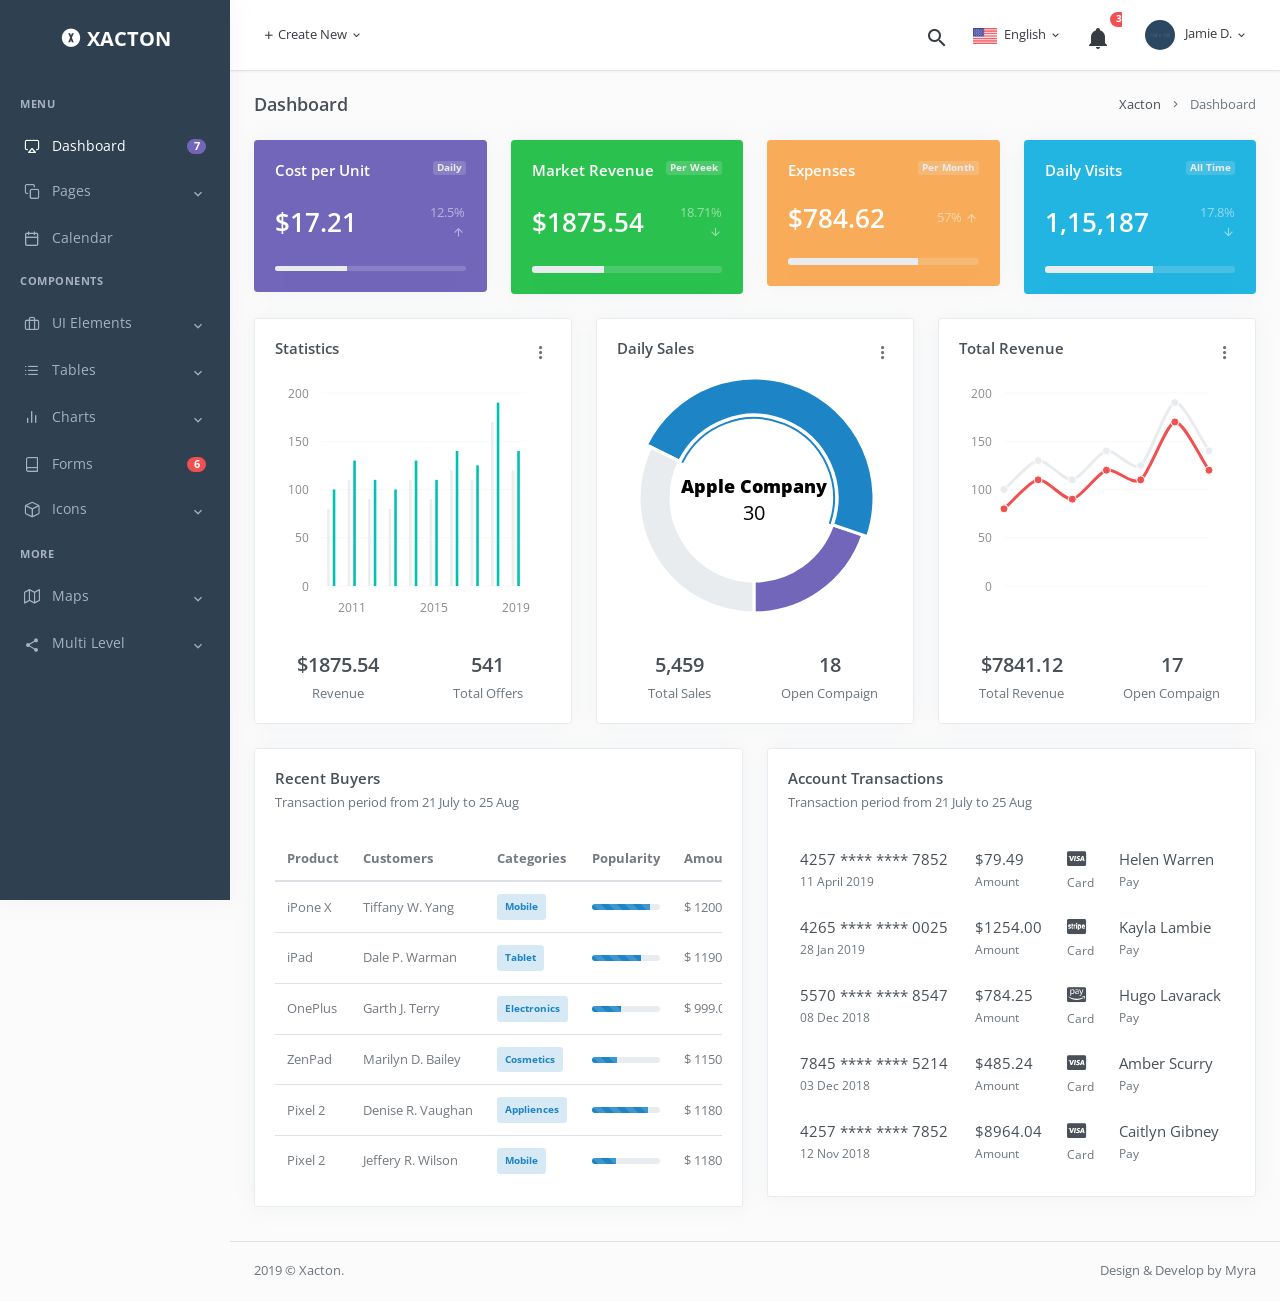
<file: 15PC_BloomBakery/wwwroot/Admin/vertical/index.html>
<!DOCTYPE html>
<html lang="en">

<head>
    <meta charset="utf-8" />
    <title>Xacton - Admin & Dashboard Template</title>
    <meta name="viewport" content="width=device-width, initial-scale=1, shrink-to-fit=no">
    <meta content="Premium Multipurpose Admin & Dashboard Template" name="description" />
    <meta content="MyraStudio" name="author" />
    <meta http-equiv="X-UA-Compatible" content="IE=edge" />

    <!-- App favicon -->
    <link rel="shortcut icon" href="assets/images/favicon.ico">

    <!-- App css -->
    <link href="assets/css/bootstrap.min.css" rel="stylesheet" type="text/css" />
    <link href="assets/css/icons.min.css" rel="stylesheet" type="text/css" />
    <link href="assets/css/theme.min.css" rel="stylesheet" type="text/css" />

</head>

<body>

    <!-- Begin page -->
    <div id="layout-wrapper">

        <header id="page-topbar">
            <div class="navbar-header">

                <div class="d-flex align-items-left">
                    <button type="button" class="btn btn-sm mr-2 d-lg-none px-3 font-size-16 header-item waves-effect"
                        id="vertical-menu-btn">
                        <i class="fa fa-fw fa-bars"></i>
                    </button>

                    <div class="dropdown d-none d-sm-inline-block">
                        <button type="button" class="btn header-item waves-effect" id="page-header-user-dropdown"
                            data-toggle="dropdown" aria-haspopup="true" aria-expanded="false">
                            <i class="mdi mdi-plus"></i> Create New
                            <i class="mdi mdi-chevron-down d-none d-sm-inline-block"></i>
                        </button>
                        <div class="dropdown-menu">

                            <!-- item-->
                            <a href="javascript:void(0);" class="dropdown-item notify-item">
                                Application
                            </a>

                            <!-- item-->
                            <a href="javascript:void(0);" class="dropdown-item notify-item">
                                Software
                            </a>

                            <!-- item-->
                            <a href="javascript:void(0);" class="dropdown-item notify-item">
                                EMS System
                            </a>

                            <!-- item-->
                            <a href="javascript:void(0);" class="dropdown-item notify-item">
                                CRM App
                            </a>
                        </div>
                    </div>
                </div>

                <div class="d-flex align-items-center">

                    <div class="dropdown d-none d-sm-inline-block ml-2">
                        <button type="button" class="btn header-item noti-icon waves-effect"
                            id="page-header-search-dropdown" data-toggle="dropdown" aria-haspopup="true"
                            aria-expanded="false">
                            <i class="mdi mdi-magnify"></i>
                        </button>
                        <div class="dropdown-menu dropdown-menu-lg dropdown-menu-right p-0"
                            aria-labelledby="page-header-search-dropdown">

                            <form class="p-3">
                                <div class="form-group m-0">
                                    <div class="input-group">
                                        <input type="text" class="form-control" placeholder="Search ..."
                                            aria-label="Recipient's username">
                                        <div class="input-group-append">
                                            <button class="btn btn-primary" type="submit"><i
                                                    class="mdi mdi-magnify"></i></button>
                                        </div>
                                    </div>
                                </div>
                            </form>
                        </div>
                    </div>

                    <div class="dropdown d-inline-block">
                        <button type="button" class="btn header-item waves-effect" id="page-header-user-dropdown"
                            data-toggle="dropdown" aria-haspopup="true" aria-expanded="false">
                            <img class="" src="assets/images/flags/us.jpg" alt="Header Language" height="16">
                            <span class="d-none d-sm-inline-block ml-1">English</span>
                            <i class="mdi mdi-chevron-down d-none d-sm-inline-block"></i>
                        </button>
                        <div class="dropdown-menu dropdown-menu-right">

                            <!-- item-->
                            <a href="javascript:void(0);" class="dropdown-item notify-item">
                                <img src="assets/images/flags/spain.jpg" alt="user-image" class="mr-1" height="12">
                                <span class="align-middle">Spanish</span>
                            </a>

                            <!-- item-->
                            <a href="javascript:void(0);" class="dropdown-item notify-item">
                                <img src="assets/images/flags/germany.jpg" alt="user-image" class="mr-1" height="12">
                                <span class="align-middle">German</span>
                            </a>

                            <!-- item-->
                            <a href="javascript:void(0);" class="dropdown-item notify-item">
                                <img src="assets/images/flags/italy.jpg" alt="user-image" class="mr-1" height="12">
                                <span class="align-middle">Italian</span>
                            </a>

                            <!-- item-->
                            <a href="javascript:void(0);" class="dropdown-item notify-item">
                                <img src="assets/images/flags/russia.jpg" alt="user-image" class="mr-1" height="12">
                                <span class="align-middle">Russian</span>
                            </a>
                        </div>
                    </div>

                    <div class="dropdown d-inline-block">
                        <button type="button" class="btn header-item noti-icon waves-effect"
                            id="page-header-notifications-dropdown" data-toggle="dropdown" aria-haspopup="true"
                            aria-expanded="false">
                            <i class="mdi mdi-bell"></i>
                            <span class="badge badge-danger badge-pill">3</span>
                        </button>
                        <div class="dropdown-menu dropdown-menu-lg dropdown-menu-right p-0"
                            aria-labelledby="page-header-notifications-dropdown">
                            <div class="p-3">
                                <div class="row align-items-center">
                                    <div class="col">
                                        <h6 class="m-0"> Notifications </h6>
                                    </div>
                                    <div class="col-auto">
                                        <a href="#!" class="small"> View All</a>
                                    </div>
                                </div>
                            </div>
                            <div data-simplebar style="max-height: 230px;">
                                <a href="" class="text-reset notification-item">
                                    <div class="media">
                                        <img src="assets/images/users/avatar-2.jpg"
                                            class="mr-3 rounded-circle avatar-xs" alt="user-pic">
                                        <div class="media-body">
                                            <h6 class="mt-0 mb-1">Samuel Coverdale</h6>
                                            <p class="font-size-12 mb-1">You have new follower on Instagram</p>
                                            <p class="font-size-12 mb-0 text-muted"><i
                                                    class="mdi mdi-clock-outline"></i> 2 min ago</p>
                                        </div>
                                    </div>
                                </a>
                                <a href="" class="text-reset notification-item">
                                    <div class="media">
                                        <div class="avatar-xs mr-3">
                                            <span class="avatar-title bg-success rounded-circle">
                                                <i class="mdi mdi-cloud-download-outline"></i>
                                            </span>
                                        </div>
                                        <div class="media-body">
                                            <h6 class="mt-0 mb-1">Download Available !</h6>
                                            <p class="font-size-12 mb-1">Latest version of admin is now available.
                                                Please download here.</p>
                                            <p class="font-size-12 mb-0 text-muted"><i
                                                    class="mdi mdi-clock-outline"></i> 4 hours ago</p>
                                        </div>
                                    </div>
                                </a>
                                <a href="" class="text-reset notification-item">
                                    <div class="media">
                                        <img src="assets/images/users/avatar-3.jpg"
                                            class="mr-3 rounded-circle avatar-xs" alt="user-pic">
                                        <div class="media-body">
                                            <h6 class="mt-0 mb-1">Victoria Mendis</h6>
                                            <p class="font-size-12 mb-1">Just upgraded to premium account.</p>
                                            <p class="font-size-12 mb-0 text-muted"><i
                                                    class="mdi mdi-clock-outline"></i> 1 day ago</p>
                                        </div>
                                    </div>
                                </a>
                            </div>
                            <div class="p-2 border-top">
                                <a class="btn btn-sm btn-light btn-block text-center" href="javascript:void(0)">
                                    <i class="mdi mdi-arrow-down-circle mr-1"></i> Load More..
                                </a>
                            </div>
                        </div>
                    </div>

                    <div class="dropdown d-inline-block ml-2">
                        <button type="button" class="btn header-item waves-effect" id="page-header-user-dropdown"
                            data-toggle="dropdown" aria-haspopup="true" aria-expanded="false">
                            <img class="rounded-circle header-profile-user" src="assets/images/users/avatar-3.jpg"
                                alt="Header Avatar">
                            <span class="d-none d-sm-inline-block ml-1">Jamie D.</span>
                            <i class="mdi mdi-chevron-down d-none d-sm-inline-block"></i>
                        </button>
                        <div class="dropdown-menu dropdown-menu-right">
                            <a class="dropdown-item d-flex align-items-center justify-content-between"
                                href="javascript:void(0)">
                                <span>Inbox</span>
                                <span>
                                    <span class="badge badge-pill badge-info">3</span>
                                </span>
                            </a>
                            <a class="dropdown-item d-flex align-items-center justify-content-between"
                                href="javascript:void(0)">
                                <span>Profile</span>
                                <span>
                                    <span class="badge badge-pill badge-warning">1</span>
                                </span>
                            </a>
                            <a class="dropdown-item d-flex align-items-center justify-content-between"
                                href="javascript:void(0)">
                                Settings
                            </a>
                            <a class="dropdown-item d-flex align-items-center justify-content-between"
                                href="javascript:void(0)">
                                <span>Lock Account</span>
                            </a>
                            <a class="dropdown-item d-flex align-items-center justify-content-between"
                                href="javascript:void(0)">
                                <span>Log Out</span>
                            </a>
                        </div>
                    </div>

                </div>
            </div>
        </header>

        <!-- ========== Left Sidebar Start ========== -->
        <div class="vertical-menu">

            <div data-simplebar class="h-100">

                <div class="navbar-brand-box">
                    <a href="index.html" class="logo">
                        <i class="mdi mdi-alpha-x-circle"></i>
                        <span>
                            Xacton
                        </span>
                    </a>
                </div>

                <!--- Sidemenu -->
                <div id="sidebar-menu">
                    <!-- Left Menu Start -->
                    <ul class="metismenu list-unstyled" id="side-menu">
                        <li class="menu-title">Menu</li>

                        <li>
                            <a href="index.html" class="waves-effect"><i class="feather-airplay"></i><span
                                    class="badge badge-pill badge-primary float-right">7</span><span>Dashboard</span></a>
                        </li>

                        <li>
                            <a href="javascript: void(0);" class="has-arrow waves-effect"><i
                                    class="feather-copy"></i><span>Pages</span></a>
                            <ul class="sub-menu" aria-expanded="false">
                                <li><a href="pages-invoice.html">Invoice</a></li>
                                <li><a href="pages-starter.html">Starter Page</a></li>
                                <li><a href="pages-maintenance.html">Maintenance</a></li>
                                <li><a href="pages-faqs.html">FAQs</a></li>
                                <li><a href="pages-pricing.html">Pricing</a></li>
                                <li><a href="pages-login.html">Login</a></li>
                                <li><a href="pages-register.html">Register</a></li>
                                <li><a href="pages-recoverpw.html">Recover Password</a></li>
                                <li><a href="pages-lock-screen.html">Lock Screen</a></li>
                                <li><a href="pages-404.html">Error 404</a></li>
                                <li><a href="pages-500.html">Error 500</a></li>
                            </ul>
                        </li>

                        <li><a href="calendar.html" class=" waves-effect"><i
                                    class="feather-calendar"></i><span>Calendar</span></a></li>

                        <li class="menu-title">Components</li>

                        <li>
                            <a href="javascript: void(0);" class="has-arrow waves-effect"><i
                                    class="feather-briefcase"></i><span>UI Elements</span></a>
                            <ul class="sub-menu" aria-expanded="false">
                                <li><a href="ui-buttons.html">Buttons</a></li>
                                <li><a href="ui-cards.html">Cards</a></li>
                                <li><a href="ui-carousel.html">Carousel</a>
                                <li><a href="ui-embeds.html">Embeds</a>
                                <li><a href="ui-general.html">General</a></li>
                                <li><a href="ui-grid.html">Grid</a></li>
                                <li><a href="ui-media-objects.html">Media Objects</a></li>
                                <li><a href="ui-modals.html">Modals</a></li>
                                <li><a href="ui-progressbars.html">Progress Bars</a></li>
                                <li><a href="ui-tabs.html">Tabs</a></li>
                                <li><a href="ui-typography.html">Typography</a></li>
                                <li><a href="ui-toasts.html">Toasts</a></li>
                                <li><a href="ui-tooltips-popovers.html">Tooltips & Popovers</a></li>
                                <li><a href="ui-scrollspy.html">Scrollspy</a></li>
                                <li><a href="ui-spinners.html">Spinners</a></li>
                                <li><a href="ui-sweetalerts.html">Sweet Alerts</a></li>
                            </ul>
                        </li>

                        <li>
                            <a href="javascript: void(0);" class="has-arrow waves-effect"><i
                                    class="feather-list"></i><span>Tables</span></a>
                            <ul class="sub-menu" aria-expanded="false">
                                <li><a href="tables-basic.html">Basic Tables</a></li>
                                <li><a href="tables-datatables.html">Data Tables</a></li>
                            </ul>
                        </li>

                        <li>
                            <a href="javascript: void(0);" class="has-arrow waves-effect"><i
                                    class="feather-bar-chart-2"></i><span>Charts</span></a>
                            <ul class="sub-menu" aria-expanded="false">
                                <li><a href="charts-morris.html">Morris</a></li>
                                <li><a href="charts-google.html">Google</a></li>
                                <li><a href="charts-chartjs.html">Chartjs</a></li>
                                <li><a href="charts-sparkline.html">Sparkline</a></li>
                                <li><a href="charts-knob.html">Jquery Knob</a></li>
                            </ul>
                        </li>

                        <li>
                            <a href="javascript: void(0);" class="waves-effect"><i class="feather-book"></i><span
                                    class="badge badge-pill badge-danger float-right">6</span><span>Forms</span></a>
                            <ul class="sub-menu" aria-expanded="false">
                                <li><a href="forms-elements.html">Elements</a></li>
                                <li><a href="forms-plugins.html">Plugins</a></li>
                                <li><a href="forms-validation.html">Validation</a></li>
                                <li><a href="forms-mask.html">Masks</a></li>
                                <li><a href="forms-quilljs.html">Quilljs</a></li>
                                <li><a href="forms-uploads.html">File Uploads</a></li>
                            </ul>
                        </li>

                        <li>
                            <a href="javascript: void(0);" class="has-arrow waves-effect"><i
                                    class="feather-box"></i><span>Icons</span></a>
                            <ul class="sub-menu" aria-expanded="false">
                                <li><a href="icons-materialdesign.html">Material Design</a></li>
                                <li><a href="icons-fontawesome.html">Font awesome</a></li>
                                <li><a href="icons-dripicons.html">Dripicons</a></li>
                                <li><a href="icons-feather.html">Feather Icons</a></li>
                            </ul>
                        </li>

                        <li class="menu-title">More</li>

                        <li>
                            <a href="javascript: void(0);" class="has-arrow waves-effect"><i
                                    class="feather-map"></i><span>Maps</span></a>
                            <ul class="sub-menu" aria-expanded="false">
                                <li><a href="maps-google.html">Google Maps</a></li>
                                <li><a href="maps-vector.html">Vector Maps</a></li>
                            </ul>
                        </li>

                        <li>
                            <a href="javascript: void(0);" class="has-arrow waves-effect"><i
                                    class="mdi mdi-share-variant"></i><span>Multi Level</span></a>
                            <ul class="sub-menu" aria-expanded="true">
                                <li><a href="javascript: void(0);">Level 1.1</a></li>
                                <li><a href="javascript: void(0);" class="has-arrow">Level 1.2</a>
                                    <ul class="sub-menu" aria-expanded="true">
                                        <li><a href="javascript: void(0);">Level 2.1</a></li>
                                        <li><a href="javascript: void(0);">Level 2.2</a></li>
                                    </ul>
                                </li>
                            </ul>
                        </li>

                    </ul>
                </div>
                <!-- Sidebar -->
            </div>
        </div>
        <!-- Left Sidebar End -->

        <!-- ============================================================== -->
        <!-- Start right Content here -->
        <!-- ============================================================== -->
        <div class="main-content">

            <div class="page-content">
                <div class="container-fluid">

                    <!-- start page title -->
                    <div class="row">
                        <div class="col-12">
                            <div class="page-title-box d-flex align-items-center justify-content-between">
                                <h4 class="mb-0 font-size-18">Dashboard</h4>

                                <div class="page-title-right">
                                    <ol class="breadcrumb m-0">
                                        <li class="breadcrumb-item"><a href="javascript: void(0);">Xacton</a></li>
                                        <li class="breadcrumb-item active">Dashboard</li>
                                    </ol>
                                </div>

                            </div>
                        </div>
                    </div>
                    <!-- end page title -->

                    <div class="row">
                        <div class="col-md-6 col-xl-3">
                            <div class="card bg-primary border-primary">
                                <div class="card-body">
                                    <div class="mb-4">
                                        <span class="badge badge-soft-light float-right">Daily</span>
                                        <h5 class="card-title mb-0 text-white">Cost per Unit</h5>
                                    </div>
                                    <div class="row d-flex align-items-center mb-4">
                                        <div class="col-8">
                                            <h2 class="d-flex align-items-center mb-0 text-white">
                                                $17.21
                                            </h2>
                                        </div>
                                        <div class="col-4 text-right">
                                            <span class="text-white-50">12.5% <i class="mdi mdi-arrow-up"></i></span>
                                        </div>
                                    </div>

                                    <div class="progress badge-soft-light shadow-sm" style="height: 5px;">
                                        <div class="progress-bar bg-light" role="progressbar" style="width: 38%;"></div>
                                    </div>
                                </div>
                            </div>
                        </div> <!-- end col-->

                        <div class="col-md-6 col-xl-3">
                            <div class="card bg-success border-success">
                                <div class="card-body">
                                    <div class="mb-4">
                                        <span class="badge badge-soft-light float-right">Per Week</span>
                                        <h5 class="card-title mb-0 text-white">Market Revenue</h5>
                                    </div>
                                    <div class="row d-flex align-items-center mb-4">
                                        <div class="col-8">
                                            <h2 class="d-flex align-items-center text-white mb-0">
                                                $1875.54
                                            </h2>
                                        </div>
                                        <div class="col-4 text-right">
                                            <span class="text-white-50">18.71% <i class="mdi mdi-arrow-down"></i></span>
                                        </div>
                                    </div>

                                    <div class="progress badge-soft-light shadow-sm" style="height: 7px;">
                                        <div class="progress-bar bg-light" role="progressbar" style="width: 38%;"></div>
                                    </div>
                                </div>
                            </div>
                        </div> <!-- end col-->

                        <div class="col-md-6 col-xl-3">
                            <div class="card bg-warning border-warning">
                                <div class="card-body">
                                    <div class="mb-4">
                                        <span class="badge badge-soft-light float-right">Per Month</span>
                                        <h5 class="card-title mb-0 text-white">Expenses</h5>
                                    </div>
                                    <div class="row d-flex align-items-center mb-4">
                                        <div class="col-8">
                                            <h2 class="d-flex align-items-center text-white mb-0">
                                                $784.62
                                            </h2>
                                        </div>
                                        <div class="col-4 text-right">
                                            <span class="text-white-50">57% <i class="mdi mdi-arrow-up"></i></span>
                                        </div>
                                    </div>

                                    <div class="progress badge-soft-light shadow-sm" style="height: 7px;">
                                        <div class="progress-bar bg-light" role="progressbar" style="width: 68%;"></div>
                                    </div>
                                </div>
                            </div>
                        </div> <!-- end col-->

                        <div class="col-md-6 col-xl-3">
                            <div class="card bg-info border-info">
                                <div class="card-body">
                                    <div class="mb-4">
                                        <span class="badge badge-soft-light float-right">All Time</span>
                                        <h5 class="card-title mb-0 text-white">Daily Visits</h5>
                                    </div>
                                    <div class="row d-flex align-items-center mb-4">
                                        <div class="col-8">
                                            <h2 class="d-flex align-items-center text-white mb-0">
                                                1,15,187
                                            </h2>
                                        </div>
                                        <div class="col-4 text-right">
                                            <span class="text-white-50">17.8% <i class="mdi mdi-arrow-down"></i></span>
                                        </div>
                                    </div>

                                    <div class="progress badge-soft-light shadow-sm" style="height: 7px;">
                                        <div class="progress-bar bg-light" role="progressbar" style="width: 57%;"></div>
                                    </div>
                                </div>
                            </div>
                        </div> <!-- end col-->
                    </div>
                    <!-- end row -->

                    <div class="row">

                        <div class="col-lg-4">
                            <div class="card">
                                <div class="card-body">
                                    <div class="dropdown float-right position-relative">
                                        <a href="#" class="dropdown-toggle h4 text-muted" data-toggle="dropdown"
                                            aria-expanded="false">
                                            <i class="mdi mdi-dots-vertical"></i>
                                        </a>
                                        <ul class="dropdown-menu dropdown-menu-right">
                                            <li><a href="#" class="dropdown-item">Action</a></li>
                                            <li><a href="#" class="dropdown-item">Another action</a></li>
                                            <li><a href="#" class="dropdown-item">Something else here</a></li>
                                            <li class="dropdown-divider"></li>
                                            <li><a href="#" class="dropdown-item">Separated link</a></li>
                                        </ul>
                                    </div>
                                    <h4 class="card-title d-inline-block">Statistics</h4>

                                    <div id="morris-bar-example" class="morris-chart" style="height: 260px;"></div>

                                    <div class="row text-center mt-4">
                                        <div class="col-6">
                                            <h4>$1875.54</h4>
                                            <p class="text-muted mb-0">Revenue</p>
                                        </div>
                                        <div class="col-6">
                                            <h4>541</h4>
                                            <p class="text-muted mb-0">Total Offers</p>
                                        </div>
                                    </div>
                                </div>
                            </div>
                        </div> <!-- end col -->

                        <div class="col-lg-4">
                            <div class="card">
                                <div class="card-body">
                                    <div class="dropdown float-right position-relative">
                                        <a href="#" class="dropdown-toggle h4 text-muted" data-toggle="dropdown"
                                            aria-expanded="false">
                                            <i class="mdi mdi-dots-vertical"></i>
                                        </a>
                                        <ul class="dropdown-menu dropdown-menu-right">
                                            <li><a href="#" class="dropdown-item">Action</a></li>
                                            <li><a href="#" class="dropdown-item">Another action</a></li>
                                            <li><a href="#" class="dropdown-item">Something else here</a></li>
                                            <li class="dropdown-divider"></li>
                                            <li><a href="#" class="dropdown-item">Separated link</a></li>
                                        </ul>
                                    </div>
                                    <h4 class="card-title d-inline-block">Daily Sales</h4>

                                    <div id="morris-donut-example" class="morris-chart" style="height: 260px;"></div>

                                    <div class="row text-center mt-4">
                                        <div class="col-6">
                                            <h4>5,459</h4>
                                            <p class="text-muted mb-0">Total Sales</p>
                                        </div>
                                        <div class="col-6">
                                            <h4>18</h4>
                                            <p class="text-muted mb-0">Open Compaign</p>
                                        </div>
                                    </div>
                                </div>
                            </div>
                        </div> <!-- end col -->

                        <div class="col-lg-4">
                            <div class="card">
                                <div class="card-body">
                                    <div class="dropdown float-right position-relative">
                                        <a href="#" class="dropdown-toggle h4 text-muted" data-toggle="dropdown"
                                            aria-expanded="false">
                                            <i class="mdi mdi-dots-vertical"></i>
                                        </a>
                                        <ul class="dropdown-menu dropdown-menu-right">
                                            <li><a href="#" class="dropdown-item">Action</a></li>
                                            <li><a href="#" class="dropdown-item">Another action</a></li>
                                            <li><a href="#" class="dropdown-item">Something else here</a></li>
                                            <li class="dropdown-divider"></li>
                                            <li><a href="#" class="dropdown-item">Separated link</a></li>
                                        </ul>
                                    </div>
                                    <h4 class="card-title d-inline-block">Total Revenue</h4>

                                    <div id="morris-line-example" class="morris-chart" style="height: 260px;"></div>

                                    <div class="row text-center mt-4">
                                        <div class="col-6">
                                            <h4>$7841.12</h4>
                                            <p class="text-muted mb-0">Total Revenue</p>
                                        </div>
                                        <div class="col-6">
                                            <h4>17</h4>
                                            <p class="text-muted mb-0">Open Compaign</p>
                                        </div>
                                    </div>
                                </div>
                            </div>
                        </div> <!-- end col -->
                    </div>
                    <!-- end row-->


                    <div class="row">
                        <div class="col-xl-6">
                            <div class="card">
                                <div class="card-body">

                                    <h4 class="card-title">Recent Buyers</h4>
                                    <p class="card-subtitle mb-4 font-size-13">Transaction period from 21 July to 25 Aug
                                    </p>

                                    <div class="table-responsive">
                                        <table class="table table-centered table-hover table-xl mb-0" id="recent-orders">
                                            <thead>
                                                <tr>
                                                    <th class="border-top-0">Product</th>
                                                    <th class="border-top-0">Customers</th>
                                                    <th class="border-top-0">Categories</th>
                                                    <th class="border-top-0">Popularity</th>
                                                    <th class="border-top-0">Amount</th>
                                                </tr>
                                            </thead>
                                            <tbody>
                                                <tr>
                                                    <td class="text-truncate">iPone X</td>
                                                    <td class="text-truncate">Tiffany W. Yang</td>
                                                    <td>
                                                        <span class="badge badge-soft-secondary p-2">Mobile</span>
                                                    </td>
                                                    <td>
                                                        <div class="progress" style="height: 6px;">
                                                            <div class="progress-bar progress-bar-striped bg-secondary"
                                                                role="progressbar" aria-valuenow="85"
                                                                aria-valuemin="20" aria-valuemax="100"
                                                                style="width:85%"></div>
                                                        </div>
                                                    </td>
                                                    <td class="text-truncate">$ 1200.00</td>
                                                </tr>
                                                <tr>
                                                    <td class="text-truncate">iPad</td>
                                                    <td class="text-truncate">Dale P. Warman</td>
                                                    <td>
                                                        <span class="badge badge-soft-secondary p-2">Tablet</span>
                                                    </td>
                                                    <td>
                                                        <div class="progress" style="height: 6px;">
                                                            <div class="progress-bar progress-bar-striped bg-secondary"
                                                                role="progressbar" aria-valuenow="72"
                                                                aria-valuemin="20" aria-valuemax="100"
                                                                style="width:72%"></div>
                                                        </div>
                                                    </td>
                                                    <td class="text-truncate">$ 1190.00</td>
                                                </tr>
                                                <tr>
                                                    <td class="text-truncate">OnePlus</td>
                                                    <td class="text-truncate">Garth J. Terry</td>
                                                    <td>
                                                        <span class="badge badge-soft-secondary p-2">Electronics</span>
                                                    </td>
                                                    <td>
                                                        <div class="progress" style="height: 6px;">
                                                            <div class="progress-bar progress-bar-striped bg-secondary"
                                                                role="progressbar" aria-valuenow="43"
                                                                aria-valuemin="20" aria-valuemax="100"
                                                                style="width:43%"></div>
                                                        </div>
                                                    </td>
                                                    <td class="text-truncate">$ 999.00</td>
                                                </tr>
                                                <tr>
                                                    <td class="text-truncate">ZenPad</td>
                                                    <td class="text-truncate">Marilyn D. Bailey</td>
                                                    <td>
                                                        <span class="badge badge-soft-secondary p-2">Cosmetics</span>
                                                    </td>
                                                    <td>
                                                        <div class="progress" style="height: 6px;">
                                                            <div class="progress-bar progress-bar-striped bg-secondary"
                                                                role="progressbar" aria-valuenow="37"
                                                                aria-valuemin="20" aria-valuemax="100"
                                                                style="width:37%"></div>
                                                        </div>
                                                    </td>
                                                    <td class="text-truncate">$ 1150.00</td>
                                                </tr>
                                                <tr>
                                                    <td class="text-truncate">Pixel 2</td>
                                                    <td class="text-truncate">Denise R. Vaughan</td>
                                                    <td>
                                                        <span class="badge badge-soft-secondary p-2">Appliences</span>
                                                    </td>
                                                    <td>
                                                        <div class="progress" style="height: 6px;">
                                                            <div class="progress-bar progress-bar-striped bg-secondary"
                                                                role="progressbar" aria-valuenow="82"
                                                                aria-valuemin="20" aria-valuemax="100"
                                                                style="width:82%"></div>
                                                        </div>
                                                    </td>
                                                    <td class="text-truncate">$ 1180.00</td>
                                                </tr>
                                                <tr>
                                                    <td class="text-truncate">Pixel 2</td>
                                                    <td class="text-truncate">Jeffery R. Wilson</td>
                                                    <td>
                                                        <span class="badge badge-soft-secondary p-2">Mobile</span>
                                                    </td>
                                                    <td>
                                                        <div class="progress" style="height: 6px;">
                                                            <div class="progress-bar progress-bar-striped bg-secondary"
                                                                role="progressbar" aria-valuenow="36"
                                                                aria-valuemin="20" aria-valuemax="100"
                                                                style="width:36%"></div>
                                                        </div>
                                                    </td>
                                                    <td class="text-truncate">$ 1180.00</td>
                                                </tr>
                                            </tbody>
                                        </table>
                                    </div>

                                </div> <!-- end card-body-->
                            </div> <!-- end card-->
                        </div> <!-- end col -->

                        <div class="col-xl-6">
                            <div class="card">
                                <div class="card-body">

                                    <h4 class="card-title">Account Transactions</h4>
                                    <p class="card-subtitle mb-4 font-size-13">Transaction period from 21 July to 25 Aug
                                    </p>

                                    <div class="table-responsive">
                                        <table
                                            class="table table-borderless table-hover table-centered table-nowrap mb-0">
                                            <tbody>
                                                <tr>
                                                    <td>
                                                        <h5 class="font-size-15 mb-1 font-weight-normal">4257 **** ****
                                                            7852</h5>
                                                        <span class="text-muted font-size-12">11 April 2019</span>
                                                    </td>
                                                    <td>
                                                        <h5 class="font-size-15 mb-1 font-weight-normal">$79.49</h5>
                                                        <span class="text-muted font-size-12">Amount</span>
                                                    </td>
                                                    <td>
                                                        <h5 class="font-size-17 mb-1 font-weight-normal"><i
                                                                class="fab fa-cc-visa"></i></h5>
                                                        <span class="text-muted font-size-12">Card</span>
                                                    </td>
                                                    <td>
                                                        <h5 class="font-size-15 mb-1 font-weight-normal">Helen Warren
                                                        </h5>
                                                        <span class="text-muted font-size-12">Pay</span>
                                                    </td>
                                                </tr>

                                                <tr>
                                                    <td>
                                                        <h5 class="font-size-15 mb-1 font-weight-normal">4265 **** ****
                                                            0025</h5>
                                                        <span class="text-muted font-size-12">28 Jan 2019</span>
                                                    </td>
                                                    <td>
                                                        <h5 class="font-size-15 mb-1 font-weight-normal">$1254.00</h5>
                                                        <span class="text-muted font-size-12">Amount</span>
                                                    </td>
                                                    <td>
                                                        <h5 class="font-size-17 mb-1 font-weight-normal"><i
                                                                class="fab fa-cc-stripe"></i></h5>
                                                        <span class="text-muted font-size-12">Card</span>
                                                    </td>
                                                    <td>
                                                        <h5 class="font-size-15 mb-1 font-weight-normal">Kayla Lambie
                                                        </h5>
                                                        <span class="text-muted font-size-12">Pay</span>
                                                    </td>
                                                </tr>

                                                <tr>
                                                    <td>
                                                        <h5 class="font-size-15 mb-1 font-weight-normal">5570 **** ****
                                                            8547</h5>
                                                        <span class="text-muted font-size-12">08 Dec 2018</span>
                                                    </td>
                                                    <td>
                                                        <h5 class="font-size-15 mb-1 font-weight-normal">$784.25</h5>
                                                        <span class="text-muted font-size-12">Amount</span>
                                                    </td>
                                                    <td>
                                                        <h5 class="font-size-17 mb-1 font-weight-normal"><i
                                                                class="fab fa-cc-amazon-pay"></i></h5>
                                                        <span class="text-muted font-size-12">Card</span>
                                                    </td>
                                                    <td>
                                                        <h5 class="font-size-15 mb-1 font-weight-normal">Hugo Lavarack
                                                        </h5>
                                                        <span class="text-muted font-size-12">Pay</span>
                                                    </td>
                                                </tr>

                                                <tr>
                                                    <td>
                                                        <h5 class="font-size-15 mb-1 font-weight-normal">7845 **** ****
                                                            5214</h5>
                                                        <span class="text-muted font-size-12">03 Dec 2018</span>
                                                    </td>
                                                    <td>
                                                        <h5 class="font-size-15 mb-1 font-weight-normal">$485.24</h5>
                                                        <span class="text-muted font-size-12">Amount</span>
                                                    </td>
                                                    <td>
                                                        <h5 class="font-size-17 mb-1 font-weight-normal"><i
                                                                class="fab fa-cc-visa"></i></h5>
                                                        <span class="text-muted font-size-12">Card</span>
                                                    </td>
                                                    <td>
                                                        <h5 class="font-size-15 mb-1 font-weight-normal">Amber Scurry
                                                        </h5>
                                                        <span class="text-muted font-size-12">Pay</span>
                                                    </td>
                                                </tr>

                                                <tr>
                                                    <td>
                                                        <h5 class="font-size-15 mb-1 font-weight-normal">4257 **** ****
                                                            7852</h5>
                                                        <span class="text-muted font-size-12">12 Nov 2018</span>
                                                    </td>
                                                    <td>
                                                        <h5 class="font-size-15 mb-1 font-weight-normal">$8964.04</h5>
                                                        <span class="text-muted font-size-12">Amount</span>
                                                    </td>
                                                    <td>
                                                        <h5 class="font-size-17 mb-1 font-weight-normal"><i
                                                                class="fab fa-cc-visa"></i></h5>
                                                        <span class="text-muted font-size-12">Card</span>
                                                    </td>
                                                    <td>
                                                        <h5 class="font-size-15 mb-1 font-weight-normal">Caitlyn Gibney
                                                        </h5>
                                                        <span class="text-muted font-size-12">Pay</span>
                                                    </td>
                                                </tr>

                                            </tbody>
                                        </table>
                                    </div>

                                </div> <!-- end card-body-->
                            </div> <!-- end card-->
                        </div> <!-- end col -->
                    </div>

                </div> <!-- container-fluid -->
            </div>
            <!-- End Page-content -->

            <footer class="footer">
                <div class="container-fluid">
                    <div class="row">
                        <div class="col-sm-6">
                            2019 © Xacton.
                        </div>
                        <div class="col-sm-6">
                            <div class="text-sm-right d-none d-sm-block">
                                Design & Develop by Myra
                            </div>
                        </div>
                    </div>
                </div>
            </footer>

        </div>
        <!-- end main content-->

    </div>
    <!-- END layout-wrapper -->

    <!-- Overlay-->
    <div class="menu-overlay"></div>


    <!-- jQuery  -->
    <script src="assets/js/jquery.min.js"></script>
    <script src="assets/js/bootstrap.bundle.min.js"></script>
    <script src="assets/js/metismenu.min.js"></script>
    <script src="assets/js/waves.js"></script>
    <script src="assets/js/simplebar.min.js"></script>

    <!-- Morris Js-->
    <script src="../plugins/morris-js/morris.min.js"></script>
    <!-- Raphael Js-->
    <script src="../plugins/raphael/raphael.min.js"></script>

    <!-- Morris Custom Js-->
    <script src="assets/pages/dashboard-demo.js"></script>

    <!-- App js -->
    <script src="assets/js/theme.js"></script>

</body>

</html>
</file>
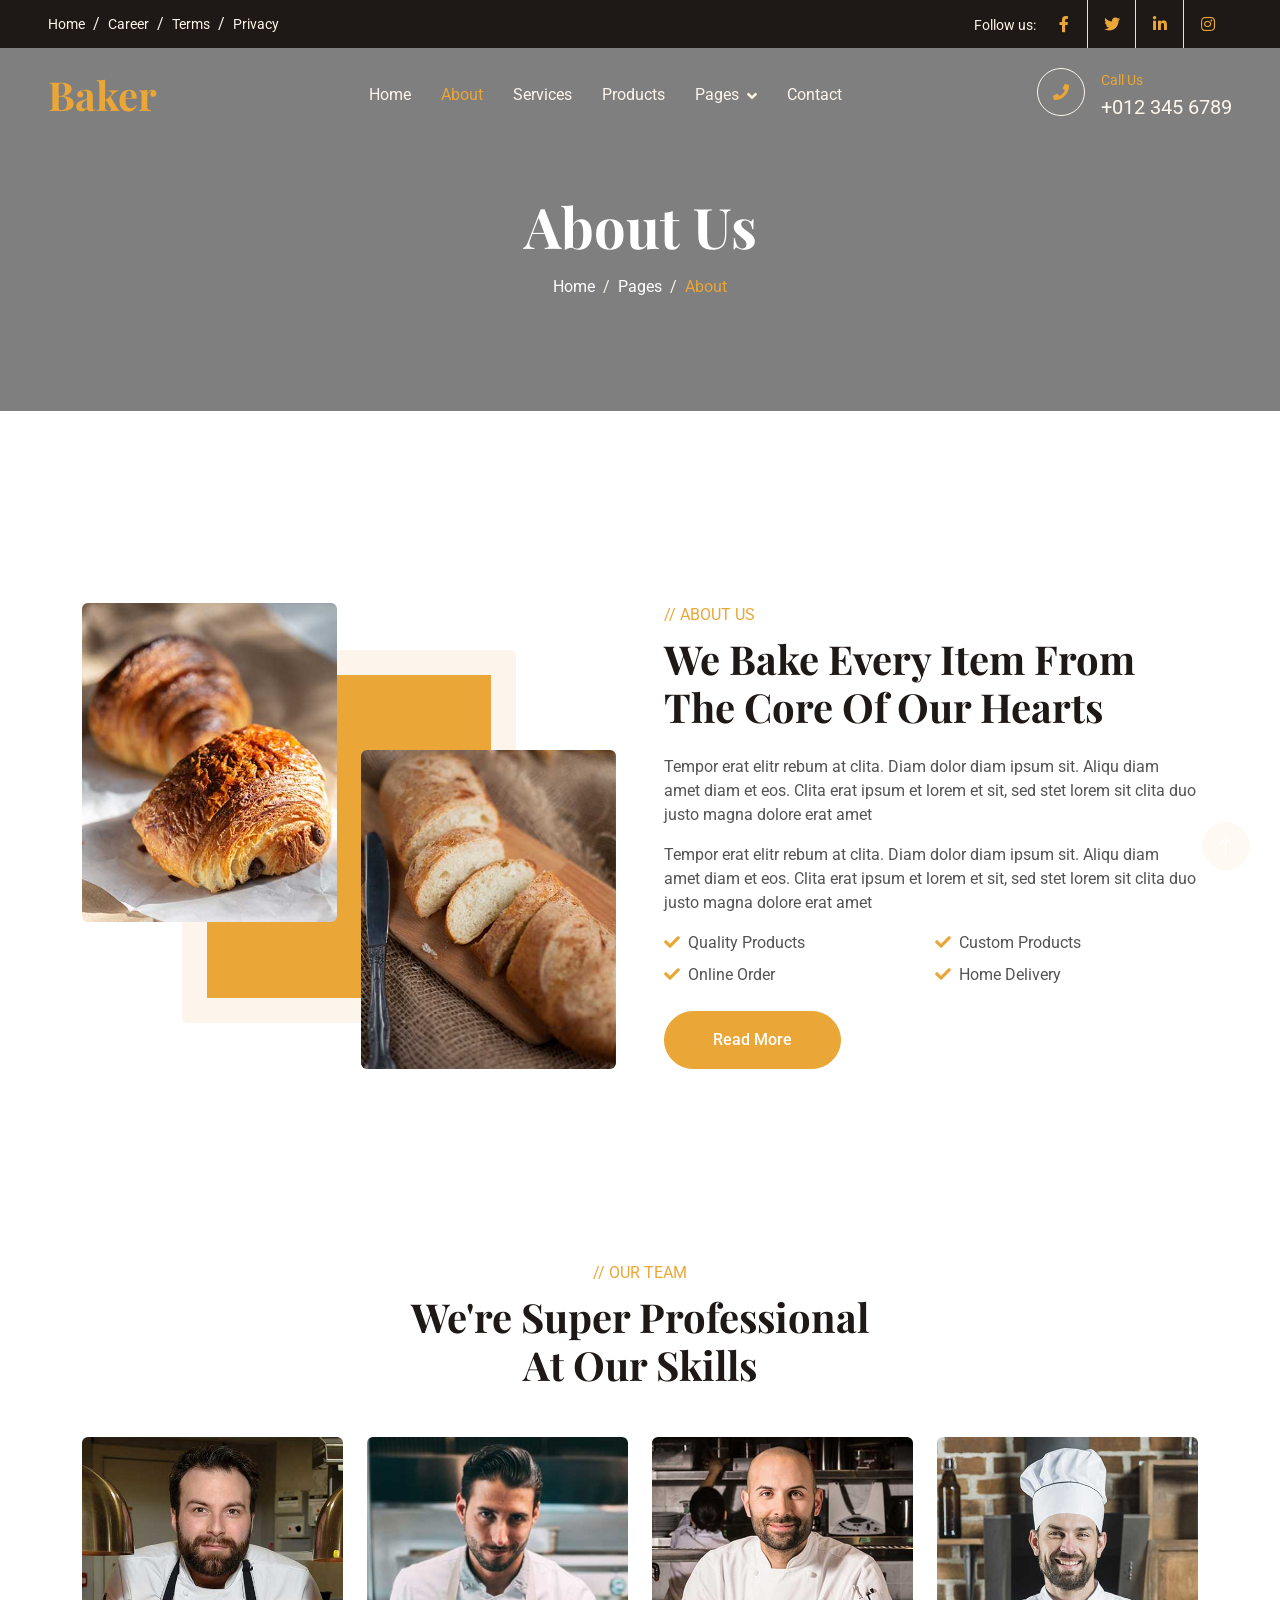
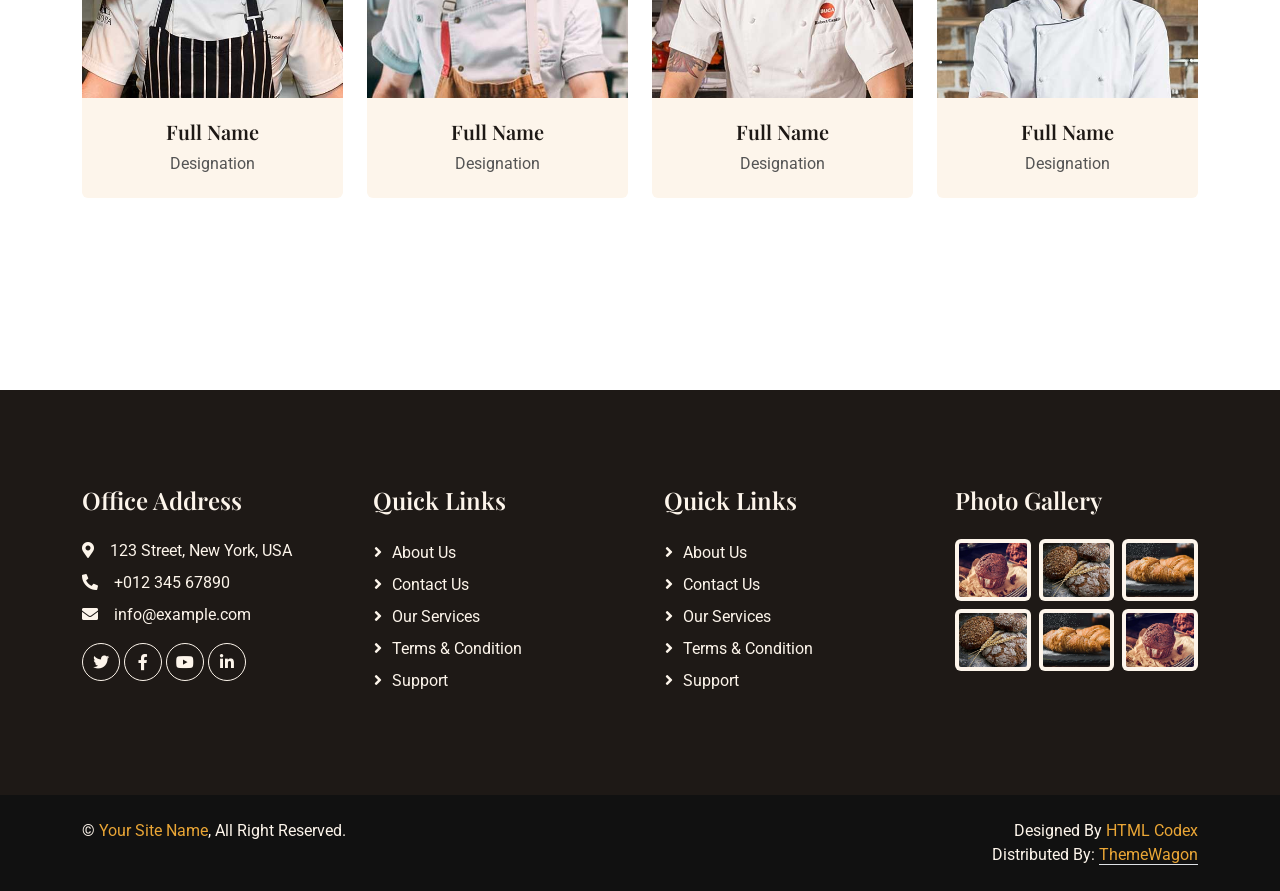
<file: 15PC_BloomBakery/wwwroot/baker-1.0.0/about.html>
<!DOCTYPE html>
<html lang="en">

<head>
    <meta charset="utf-8">
    <title>Baker - Bakery Website Template</title>
    <meta content="width=device-width, initial-scale=1.0" name="viewport">
    <meta content="" name="keywords">
    <meta content="" name="description">

    <!-- Favicon -->
    <link href="img/favicon.ico" rel="icon">

    <!-- Google Web Fonts -->
    <link rel="preconnect" href="https://fonts.googleapis.com">
    <link rel="preconnect" href="https://fonts.gstatic.com" crossorigin>
    <link href="https://fonts.googleapis.com/css2?family=Roboto:wght@400;500&family=Playfair+Display:wght@600;700&display=swap" rel="stylesheet"> 

    <!-- Icon Font Stylesheet -->
    <link href="https://cdnjs.cloudflare.com/ajax/libs/font-awesome/5.10.0/css/all.min.css" rel="stylesheet">
    <link href="https://cdn.jsdelivr.net/npm/bootstrap-icons@1.4.1/font/bootstrap-icons.css" rel="stylesheet">

    <!-- Libraries Stylesheet -->
    <link href="lib/animate/animate.min.css" rel="stylesheet">
    <link href="lib/owlcarousel/assets/owl.carousel.min.css" rel="stylesheet">

    <!-- Customized Bootstrap Stylesheet -->
    <link href="css/bootstrap.min.css" rel="stylesheet">

    <!-- Template Stylesheet -->
    <link href="css/style.css" rel="stylesheet">
</head>

<body>
    <!-- Spinner Start -->
    <div id="spinner" class="show bg-white position-fixed translate-middle w-100 vh-100 top-50 start-50 d-flex align-items-center justify-content-center">
        <div class="spinner-grow text-primary" role="status"></div>
    </div>
    <!-- Spinner End -->


    <!-- Topbar Start -->
    <div class="container-fluid top-bar bg-dark text-light px-0 wow fadeIn" data-wow-delay="0.1s">
        <div class="row gx-0 align-items-center d-none d-lg-flex">
            <div class="col-lg-6 px-5 text-start">
                <ol class="breadcrumb mb-0">
                    <li class="breadcrumb-item"><a class="small text-light" href="#">Home</a></li>
                    <li class="breadcrumb-item"><a class="small text-light" href="#">Career</a></li>
                    <li class="breadcrumb-item"><a class="small text-light" href="#">Terms</a></li>
                    <li class="breadcrumb-item"><a class="small text-light" href="#">Privacy</a></li>
                </ol>
            </div>
            <div class="col-lg-6 px-5 text-end">
                <small>Follow us:</small>
                <div class="h-100 d-inline-flex align-items-center">
                    <a class="btn-lg-square text-primary border-end rounded-0" href=""><i class="fab fa-facebook-f"></i></a>
                    <a class="btn-lg-square text-primary border-end rounded-0" href=""><i class="fab fa-twitter"></i></a>
                    <a class="btn-lg-square text-primary border-end rounded-0" href=""><i class="fab fa-linkedin-in"></i></a>
                    <a class="btn-lg-square text-primary pe-0" href=""><i class="fab fa-instagram"></i></a>
                </div>
            </div>
        </div>
    </div>
    <!-- Topbar End -->


    <!-- Navbar Start -->
    <nav class="navbar navbar-expand-lg navbar-dark fixed-top py-lg-0 px-lg-5 wow fadeIn" data-wow-delay="0.1s">
        <a href="index.html" class="navbar-brand ms-4 ms-lg-0">
            <h1 class="text-primary m-0">Baker</h1>
        </a>
        <button type="button" class="navbar-toggler me-4" data-bs-toggle="collapse" data-bs-target="#navbarCollapse">
            <span class="navbar-toggler-icon"></span>
        </button>
        <div class="collapse navbar-collapse" id="navbarCollapse">
            <div class="navbar-nav mx-auto p-4 p-lg-0">
                <a href="index.html" class="nav-item nav-link">Home</a>
                <a href="about.html" class="nav-item nav-link active">About</a>
                <a href="service.html" class="nav-item nav-link">Services</a>
                <a href="product.html" class="nav-item nav-link">Products</a>
                <div class="nav-item dropdown">
                    <a href="#" class="nav-link dropdown-toggle" data-bs-toggle="dropdown">Pages</a>
                    <div class="dropdown-menu m-0">
                        <a href="team.html" class="dropdown-item">Our Team</a>
                        <a href="testimonial.html" class="dropdown-item">Testimonial</a>
                        <a href="404.html" class="dropdown-item">404 Page</a>
                    </div>
                </div>
                <a href="contact.html" class="nav-item nav-link">Contact</a>
            </div>
            <div class=" d-none d-lg-flex">
                <div class="flex-shrink-0 btn-lg-square border border-light rounded-circle">
                    <i class="fa fa-phone text-primary"></i>
                </div>
                <div class="ps-3">
                    <small class="text-primary mb-0">Call Us</small>
                    <p class="text-light fs-5 mb-0">+012 345 6789</p>
                </div>
            </div>
        </div>
    </nav>
    <!-- Navbar End -->


    <!-- Page Header Start -->
    <div class="container-fluid page-header py-6 wow fadeIn" data-wow-delay="0.1s">
        <div class="container text-center pt-5 pb-3">
            <h1 class="display-4 text-white animated slideInDown mb-3">About Us</h1>
            <nav aria-label="breadcrumb animated slideInDown">
                <ol class="breadcrumb justify-content-center mb-0">
                    <li class="breadcrumb-item"><a class="text-white" href="#">Home</a></li>
                    <li class="breadcrumb-item"><a class="text-white" href="#">Pages</a></li>
                    <li class="breadcrumb-item text-primary active" aria-current="page">About</li>
                </ol>
            </nav>
        </div>
    </div>
    <!-- Page Header End -->


    <!-- About Start -->
    <div class="container-xxl py-6">
        <div class="container">
            <div class="row g-5">
                <div class="col-lg-6 wow fadeInUp" data-wow-delay="0.1s">
                    <div class="row img-twice position-relative h-100">
                        <div class="col-6">
                            <img class="img-fluid rounded" src="img/about-1.jpg" alt="">
                        </div>
                        <div class="col-6 align-self-end">
                            <img class="img-fluid rounded" src="img/about-2.jpg" alt="">
                        </div>
                    </div>
                </div>
                <div class="col-lg-6 wow fadeInUp" data-wow-delay="0.5s">
                    <div class="h-100">
                        <p class="text-primary text-uppercase mb-2">// About Us</p>
                        <h1 class="display-6 mb-4">We Bake Every Item From The Core Of Our Hearts</h1>
                        <p>Tempor erat elitr rebum at clita. Diam dolor diam ipsum sit. Aliqu diam amet diam et eos. Clita erat ipsum et lorem et sit, sed stet lorem sit clita duo justo magna dolore erat amet</p>
                        <p>Tempor erat elitr rebum at clita. Diam dolor diam ipsum sit. Aliqu diam amet diam et eos. Clita erat ipsum et lorem et sit, sed stet lorem sit clita duo justo magna dolore erat amet</p>
                        <div class="row g-2 mb-4">
                            <div class="col-sm-6">
                                <i class="fa fa-check text-primary me-2"></i>Quality Products
                            </div>
                            <div class="col-sm-6">
                                <i class="fa fa-check text-primary me-2"></i>Custom Products
                            </div>
                            <div class="col-sm-6">
                                <i class="fa fa-check text-primary me-2"></i>Online Order
                            </div>
                            <div class="col-sm-6">
                                <i class="fa fa-check text-primary me-2"></i>Home Delivery
                            </div>
                        </div>
                        <a class="btn btn-primary rounded-pill py-3 px-5" href="">Read More</a>
                    </div>
                </div>
            </div>
        </div>
    </div>
    <!-- About End -->


    <!-- Team Start -->
    <div class="container-xxl py-6">
        <div class="container">
            <div class="text-center mx-auto mb-5 wow fadeInUp" data-wow-delay="0.1s" style="max-width: 500px;">
                <p class="text-primary text-uppercase mb-2">// Our Team</p>
                <h1 class="display-6 mb-4">We're Super Professional At Our Skills</h1>
            </div>
            <div class="row g-4">
                <div class="col-lg-3 col-md-6 wow fadeInUp" data-wow-delay="0.1s">
                    <div class="team-item text-center rounded overflow-hidden">
                        <img class="img-fluid" src="img/team-1.jpg" alt="">
                        <div class="team-text">
                            <div class="team-title">
                                <h5>Full Name</h5>
                                <span>Designation</span>
                            </div>
                            <div class="team-social">
                                <a class="btn btn-square btn-light rounded-circle" href=""><i class="fab fa-facebook-f"></i></a>
                                <a class="btn btn-square btn-light rounded-circle" href=""><i class="fab fa-twitter"></i></a>
                                <a class="btn btn-square btn-light rounded-circle" href=""><i class="fab fa-instagram"></i></a>
                            </div>
                        </div>
                    </div>
                </div>
                <div class="col-lg-3 col-md-6 wow fadeInUp" data-wow-delay="0.3s">
                    <div class="team-item text-center rounded overflow-hidden">
                        <img class="img-fluid" src="img/team-2.jpg" alt="">
                        <div class="team-text">
                            <div class="team-title">
                                <h5>Full Name</h5>
                                <span>Designation</span>
                            </div>
                            <div class="team-social">
                                <a class="btn btn-square btn-light rounded-circle" href=""><i class="fab fa-facebook-f"></i></a>
                                <a class="btn btn-square btn-light rounded-circle" href=""><i class="fab fa-twitter"></i></a>
                                <a class="btn btn-square btn-light rounded-circle" href=""><i class="fab fa-instagram"></i></a>
                            </div>
                        </div>
                    </div>
                </div>
                <div class="col-lg-3 col-md-6 wow fadeInUp" data-wow-delay="0.5s">
                    <div class="team-item text-center rounded overflow-hidden">
                        <img class="img-fluid" src="img/team-3.jpg" alt="">
                        <div class="team-text">
                            <div class="team-title">
                                <h5>Full Name</h5>
                                <span>Designation</span>
                            </div>
                            <div class="team-social">
                                <a class="btn btn-square btn-light rounded-circle" href=""><i class="fab fa-facebook-f"></i></a>
                                <a class="btn btn-square btn-light rounded-circle" href=""><i class="fab fa-twitter"></i></a>
                                <a class="btn btn-square btn-light rounded-circle" href=""><i class="fab fa-instagram"></i></a>
                            </div>
                        </div>
                    </div>
                </div>
                <div class="col-lg-3 col-md-6 wow fadeInUp" data-wow-delay="0.7s">
                    <div class="team-item text-center rounded overflow-hidden">
                        <img class="img-fluid" src="img/team-4.jpg" alt="">
                        <div class="team-text">
                            <div class="team-title">
                                <h5>Full Name</h5>
                                <span>Designation</span>
                            </div>
                            <div class="team-social">
                                <a class="btn btn-square btn-light rounded-circle" href=""><i class="fab fa-facebook-f"></i></a>
                                <a class="btn btn-square btn-light rounded-circle" href=""><i class="fab fa-twitter"></i></a>
                                <a class="btn btn-square btn-light rounded-circle" href=""><i class="fab fa-instagram"></i></a>
                            </div>
                        </div>
                    </div>
                </div>
            </div>
        </div>
    </div>
    <!-- Team End -->


    <!-- Footer Start -->
    <div class="container-fluid bg-dark text-light footer my-6 mb-0 py-5 wow fadeIn" data-wow-delay="0.1s">
        <div class="container py-5">
            <div class="row g-5">
                <div class="col-lg-3 col-md-6">
                    <h4 class="text-light mb-4">Office Address</h4>
                    <p class="mb-2"><i class="fa fa-map-marker-alt me-3"></i>123 Street, New York, USA</p>
                    <p class="mb-2"><i class="fa fa-phone-alt me-3"></i>+012 345 67890</p>
                    <p class="mb-2"><i class="fa fa-envelope me-3"></i>info@example.com</p>
                    <div class="d-flex pt-2">
                        <a class="btn btn-square btn-outline-light rounded-circle me-1" href=""><i class="fab fa-twitter"></i></a>
                        <a class="btn btn-square btn-outline-light rounded-circle me-1" href=""><i class="fab fa-facebook-f"></i></a>
                        <a class="btn btn-square btn-outline-light rounded-circle me-1" href=""><i class="fab fa-youtube"></i></a>
                        <a class="btn btn-square btn-outline-light rounded-circle me-0" href=""><i class="fab fa-linkedin-in"></i></a>
                    </div>
                </div>
                <div class="col-lg-3 col-md-6">
                    <h4 class="text-light mb-4">Quick Links</h4>
                    <a class="btn btn-link" href="">About Us</a>
                    <a class="btn btn-link" href="">Contact Us</a>
                    <a class="btn btn-link" href="">Our Services</a>
                    <a class="btn btn-link" href="">Terms & Condition</a>
                    <a class="btn btn-link" href="">Support</a>
                </div>
                <div class="col-lg-3 col-md-6">
                    <h4 class="text-light mb-4">Quick Links</h4>
                    <a class="btn btn-link" href="">About Us</a>
                    <a class="btn btn-link" href="">Contact Us</a>
                    <a class="btn btn-link" href="">Our Services</a>
                    <a class="btn btn-link" href="">Terms & Condition</a>
                    <a class="btn btn-link" href="">Support</a>
                </div>
                <div class="col-lg-3 col-md-6">
                    <h4 class="text-light mb-4">Photo Gallery</h4>
                    <div class="row g-2">
                        <div class="col-4">
                            <img class="img-fluid bg-light rounded p-1" src="img/product-1.jpg" alt="Image">
                        </div>
                        <div class="col-4">
                            <img class="img-fluid bg-light rounded p-1" src="img/product-2.jpg" alt="Image">
                        </div>
                        <div class="col-4">
                            <img class="img-fluid bg-light rounded p-1" src="img/product-3.jpg" alt="Image">
                        </div>
                        <div class="col-4">
                            <img class="img-fluid bg-light rounded p-1" src="img/product-2.jpg" alt="Image">
                        </div>
                        <div class="col-4">
                            <img class="img-fluid bg-light rounded p-1" src="img/product-3.jpg" alt="Image">
                        </div>
                        <div class="col-4">
                            <img class="img-fluid bg-light rounded p-1" src="img/product-1.jpg" alt="Image">
                        </div>
                    </div>
                </div>
            </div>
        </div>
    </div>
    <!-- Footer End -->


    <!-- Copyright Start -->
    <div class="container-fluid copyright text-light py-4 wow fadeIn" data-wow-delay="0.1s">
        <div class="container">
            <div class="row">
                <div class="col-md-6 text-center text-md-start mb-3 mb-md-0">
                    &copy; <a href="#">Your Site Name</a>, All Right Reserved.
                </div>
                <div class="col-md-6 text-center text-md-end">
                    <!--/*** This template is free as long as you keep the footer author’s credit link/attribution link/backlink. If you'd like to use the template without the footer author’s credit link/attribution link/backlink, you can purchase the Credit Removal License from "https://htmlcodex.com/credit-removal". Thank you for your support. ***/-->
                    Designed By <a href="https://htmlcodex.com">HTML Codex</a>
                    <br>Distributed By: <a class="border-bottom" href="https://themewagon.com" target="_blank">ThemeWagon</a>
                </div>
            </div>
        </div>
    </div>
    <!-- Copyright End -->


    <!-- Back to Top -->
    <a href="#" class="btn btn-lg btn-primary btn-lg-square rounded-circle back-to-top"><i class="bi bi-arrow-up"></i></a>


    <!-- JavaScript Libraries -->
    <script src="https://code.jquery.com/jquery-3.4.1.min.js"></script>
    <script src="https://cdn.jsdelivr.net/npm/bootstrap@5.0.0/dist/js/bootstrap.bundle.min.js"></script>
    <script src="lib/wow/wow.min.js"></script>
    <script src="lib/easing/easing.min.js"></script>
    <script src="lib/waypoints/waypoints.min.js"></script>
    <script src="lib/counterup/counterup.min.js"></script>
    <script src="lib/owlcarousel/owl.carousel.min.js"></script>

    <!-- Template Javascript -->
    <script src="js/main.js"></script>
</body>

</html>
</file>
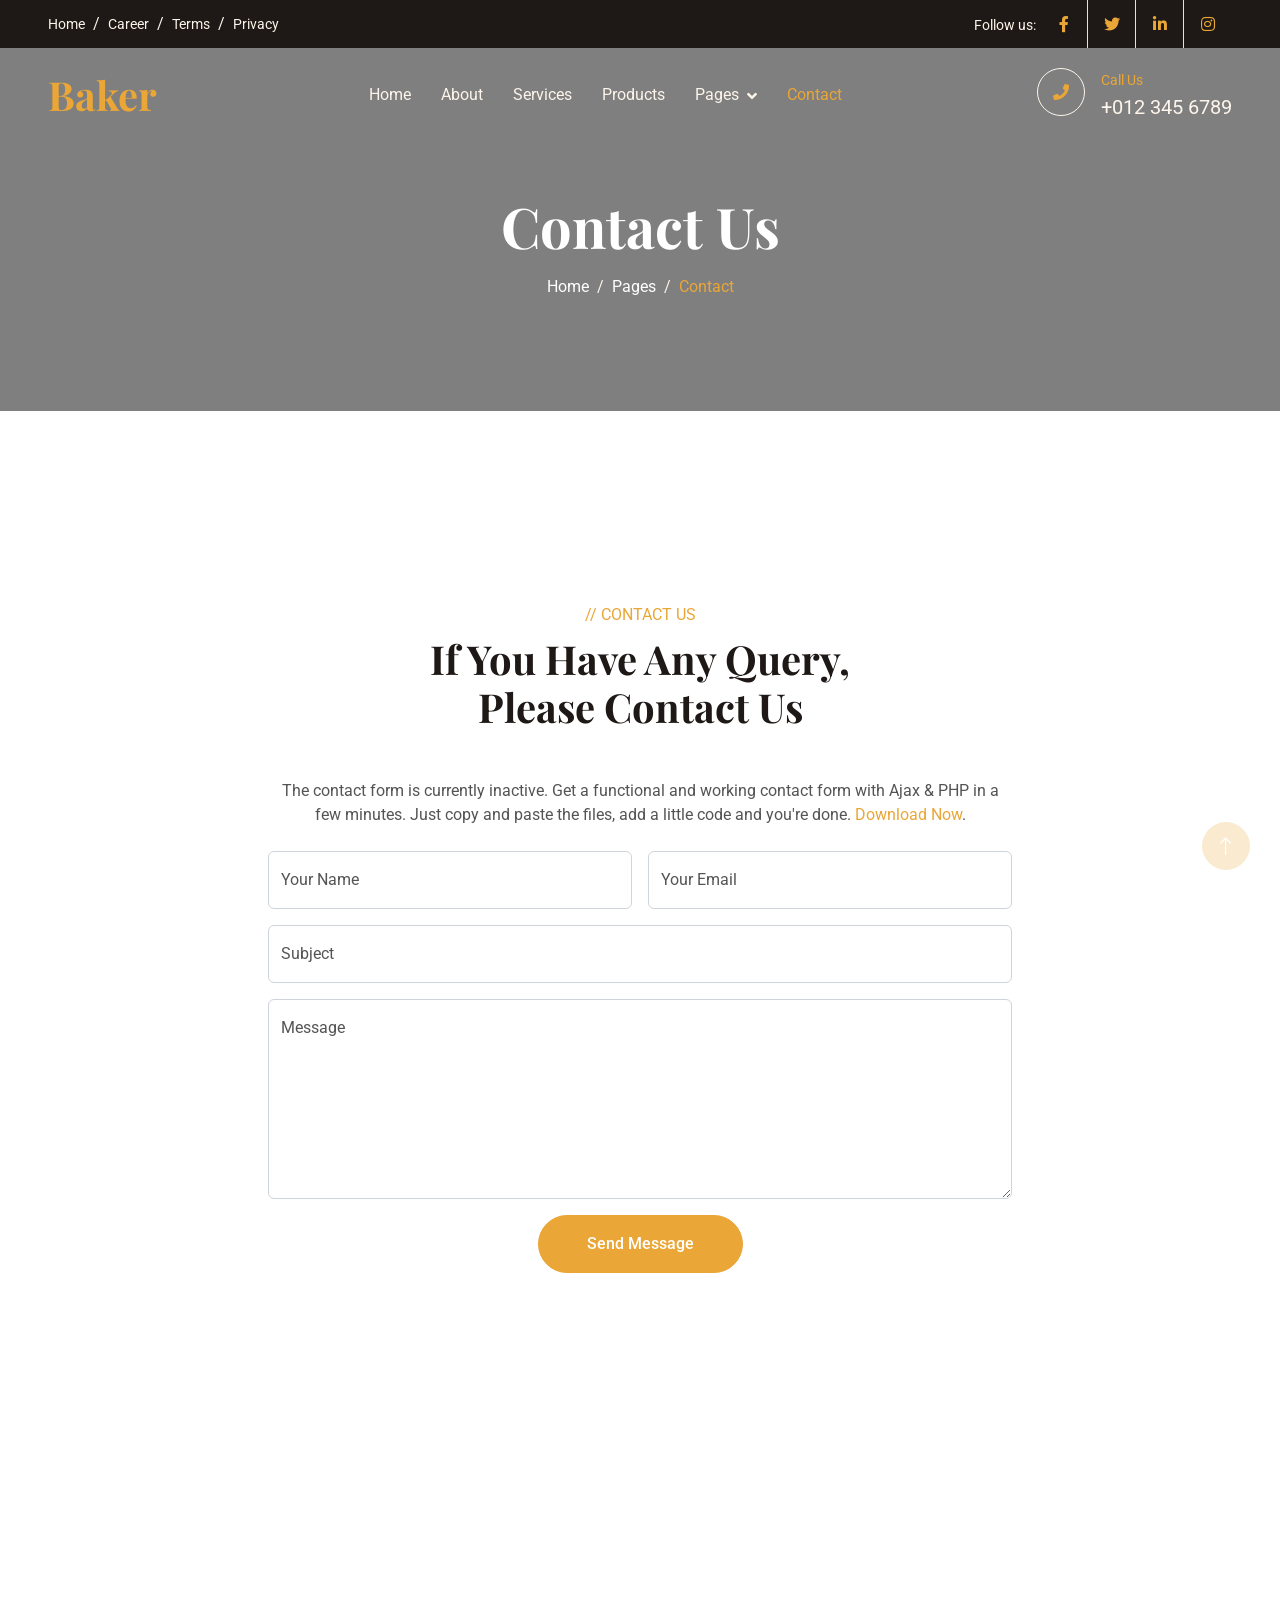
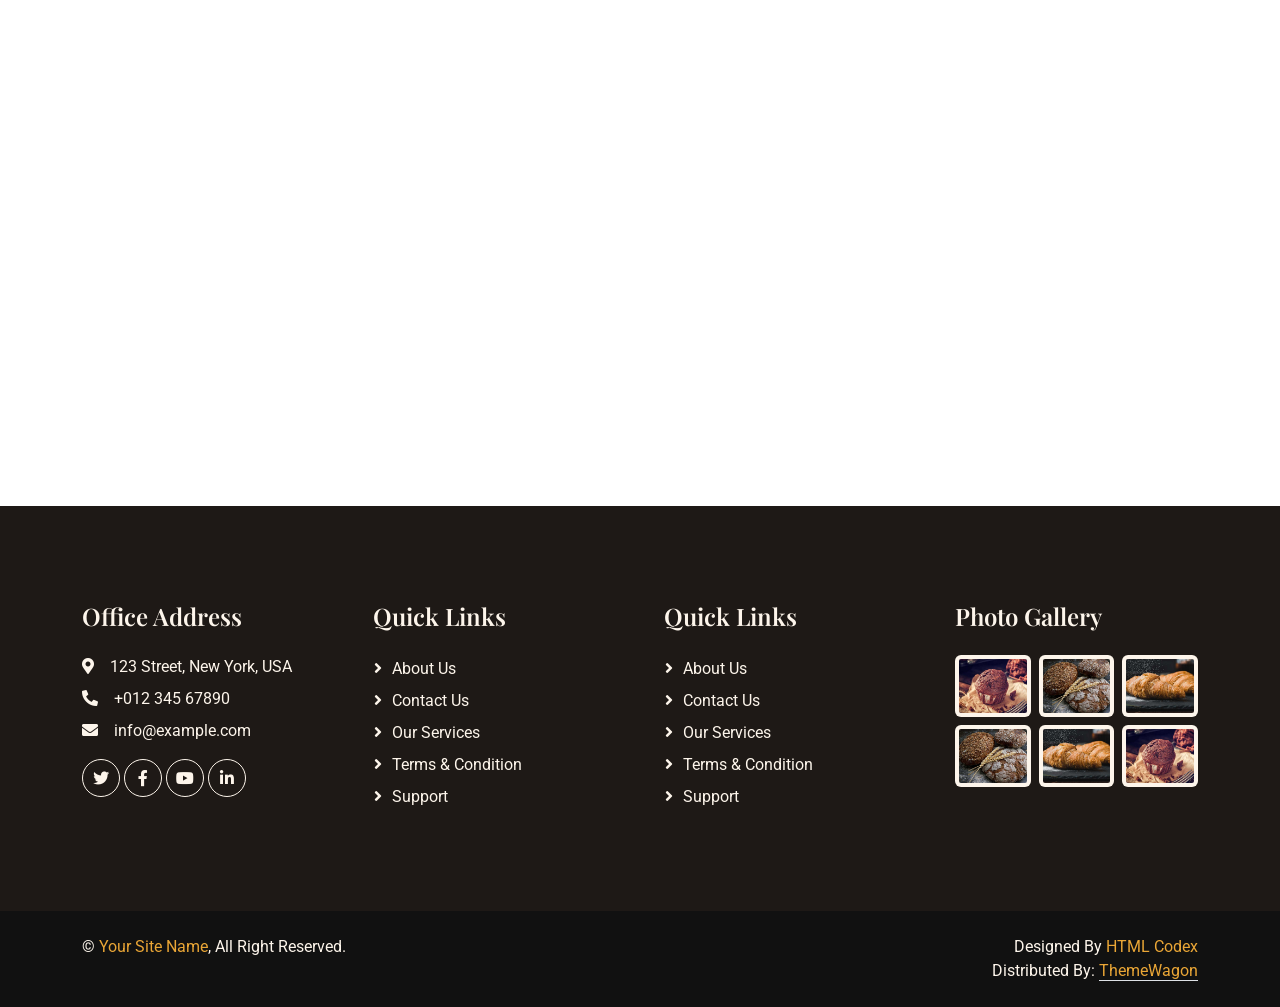
<file: 15PC_BloomBakery/wwwroot/baker-1.0.0/contact.html>
<!DOCTYPE html>
<html lang="en">

<head>
    <meta charset="utf-8">
    <title>Baker - Bakery Website Template</title>
    <meta content="width=device-width, initial-scale=1.0" name="viewport">
    <meta content="" name="keywords">
    <meta content="" name="description">

    <!-- Favicon -->
    <link href="img/favicon.ico" rel="icon">

    <!-- Google Web Fonts -->
    <link rel="preconnect" href="https://fonts.googleapis.com">
    <link rel="preconnect" href="https://fonts.gstatic.com" crossorigin>
    <link href="https://fonts.googleapis.com/css2?family=Roboto:wght@400;500&family=Playfair+Display:wght@600;700&display=swap" rel="stylesheet"> 

    <!-- Icon Font Stylesheet -->
    <link href="https://cdnjs.cloudflare.com/ajax/libs/font-awesome/5.10.0/css/all.min.css" rel="stylesheet">
    <link href="https://cdn.jsdelivr.net/npm/bootstrap-icons@1.4.1/font/bootstrap-icons.css" rel="stylesheet">

    <!-- Libraries Stylesheet -->
    <link href="lib/animate/animate.min.css" rel="stylesheet">
    <link href="lib/owlcarousel/assets/owl.carousel.min.css" rel="stylesheet">

    <!-- Customized Bootstrap Stylesheet -->
    <link href="css/bootstrap.min.css" rel="stylesheet">

    <!-- Template Stylesheet -->
    <link href="css/style.css" rel="stylesheet">
</head>

<body>
    <!-- Spinner Start -->
    <div id="spinner" class="show bg-white position-fixed translate-middle w-100 vh-100 top-50 start-50 d-flex align-items-center justify-content-center">
        <div class="spinner-grow text-primary" role="status"></div>
    </div>
    <!-- Spinner End -->


    <!-- Topbar Start -->
    <div class="container-fluid top-bar bg-dark text-light px-0 wow fadeIn" data-wow-delay="0.1s">
        <div class="row gx-0 align-items-center d-none d-lg-flex">
            <div class="col-lg-6 px-5 text-start">
                <ol class="breadcrumb mb-0">
                    <li class="breadcrumb-item"><a class="small text-light" href="#">Home</a></li>
                    <li class="breadcrumb-item"><a class="small text-light" href="#">Career</a></li>
                    <li class="breadcrumb-item"><a class="small text-light" href="#">Terms</a></li>
                    <li class="breadcrumb-item"><a class="small text-light" href="#">Privacy</a></li>
                </ol>
            </div>
            <div class="col-lg-6 px-5 text-end">
                <small>Follow us:</small>
                <div class="h-100 d-inline-flex align-items-center">
                    <a class="btn-lg-square text-primary border-end rounded-0" href=""><i class="fab fa-facebook-f"></i></a>
                    <a class="btn-lg-square text-primary border-end rounded-0" href=""><i class="fab fa-twitter"></i></a>
                    <a class="btn-lg-square text-primary border-end rounded-0" href=""><i class="fab fa-linkedin-in"></i></a>
                    <a class="btn-lg-square text-primary pe-0" href=""><i class="fab fa-instagram"></i></a>
                </div>
            </div>
        </div>
    </div>
    <!-- Topbar End -->


    <!-- Navbar Start -->
    <nav class="navbar navbar-expand-lg navbar-dark fixed-top py-lg-0 px-lg-5 wow fadeIn" data-wow-delay="0.1s">
        <a href="index.html" class="navbar-brand ms-4 ms-lg-0">
            <h1 class="text-primary m-0">Baker</h1>
        </a>
        <button type="button" class="navbar-toggler me-4" data-bs-toggle="collapse" data-bs-target="#navbarCollapse">
            <span class="navbar-toggler-icon"></span>
        </button>
        <div class="collapse navbar-collapse" id="navbarCollapse">
            <div class="navbar-nav mx-auto p-4 p-lg-0">
                <a href="index.html" class="nav-item nav-link">Home</a>
                <a href="about.html" class="nav-item nav-link">About</a>
                <a href="service.html" class="nav-item nav-link">Services</a>
                <a href="product.html" class="nav-item nav-link">Products</a>
                <div class="nav-item dropdown">
                    <a href="#" class="nav-link dropdown-toggle" data-bs-toggle="dropdown">Pages</a>
                    <div class="dropdown-menu m-0">
                        <a href="team.html" class="dropdown-item">Our Team</a>
                        <a href="testimonial.html" class="dropdown-item">Testimonial</a>
                        <a href="404.html" class="dropdown-item">404 Page</a>
                    </div>
                </div>
                <a href="contact.html" class="nav-item nav-link active">Contact</a>
            </div>
            <div class=" d-none d-lg-flex">
                <div class="flex-shrink-0 btn-lg-square border border-light rounded-circle">
                    <i class="fa fa-phone text-primary"></i>
                </div>
                <div class="ps-3">
                    <small class="text-primary mb-0">Call Us</small>
                    <p class="text-light fs-5 mb-0">+012 345 6789</p>
                </div>
            </div>
        </div>
    </nav>
    <!-- Navbar End -->


    <!-- Page Header Start -->
    <div class="container-fluid page-header py-6 wow fadeIn" data-wow-delay="0.1s">
        <div class="container text-center pt-5 pb-3">
            <h1 class="display-4 text-white animated slideInDown mb-3">Contact Us</h1>
            <nav aria-label="breadcrumb animated slideInDown">
                <ol class="breadcrumb justify-content-center mb-0">
                    <li class="breadcrumb-item"><a class="text-white" href="#">Home</a></li>
                    <li class="breadcrumb-item"><a class="text-white" href="#">Pages</a></li>
                    <li class="breadcrumb-item text-primary active" aria-current="page">Contact</li>
                </ol>
            </nav>
        </div>
    </div>
    <!-- Page Header End -->


    <!-- Contact Start -->
    <div class="container-xxl py-6">
        <div class="container">
            <div class="text-center mx-auto mb-5 wow fadeInUp" data-wow-delay="0.1s" style="max-width: 500px;">
                <p class="text-primary text-uppercase mb-2">// Contact Us</p>
                <h1 class="display-6 mb-4">If You Have Any Query, Please Contact Us</h1>
            </div>
            <div class="row g-0 justify-content-center">
                <div class="col-lg-8 wow fadeInUp" data-wow-delay="0.1s">
                    <p class="text-center mb-4">The contact form is currently inactive. Get a functional and working contact form with Ajax & PHP in a few minutes. Just copy and paste the files, add a little code and you're done. <a href="https://htmlcodex.com/contact-form">Download Now</a>.</p>
                    <form>
                        <div class="row g-3">
                            <div class="col-md-6">
                                <div class="form-floating">
                                    <input type="text" class="form-control" id="name" placeholder="Your Name">
                                    <label for="name">Your Name</label>
                                </div>
                            </div>
                            <div class="col-md-6">
                                <div class="form-floating">
                                    <input type="email" class="form-control" id="email" placeholder="Your Email">
                                    <label for="email">Your Email</label>
                                </div>
                            </div>
                            <div class="col-12">
                                <div class="form-floating">
                                    <input type="text" class="form-control" id="subject" placeholder="Subject">
                                    <label for="subject">Subject</label>
                                </div>
                            </div>
                            <div class="col-12">
                                <div class="form-floating">
                                    <textarea class="form-control" placeholder="Leave a message here" id="message" style="height: 200px"></textarea>
                                    <label for="message">Message</label>
                                </div>
                            </div>
                            <div class="col-12 text-center">
                                <button class="btn btn-primary rounded-pill py-3 px-5" type="submit">Send Message</button>
                            </div>
                        </div>
                    </form>
                </div>
            </div>
        </div>
    </div>
    <!-- Contact End -->


    <!-- Google Map Start -->
    <div class="container-xxl py-6 px-0 wow fadeInUp" data-wow-delay="0.1s">
        <iframe class="w-100 mb-n2" style="height: 450px;"
            src="https://www.google.com/maps/embed?pb=!1m18!1m12!1m3!1d3001156.4288297426!2d-78.01371936852176!3d42.72876761954724!2m3!1f0!2f0!3f0!3m2!1i1024!2i768!4f13.1!3m3!1m2!1s0x4ccc4bf0f123a5a9%3A0xddcfc6c1de189567!2sNew%20York%2C%20USA!5e0!3m2!1sen!2sbd!4v1603794290143!5m2!1sen!2sbd"
            frameborder="0" allowfullscreen="" aria-hidden="false" tabindex="0"></iframe>
    </div>
    <!-- Google Map End -->


    <!-- Footer Start -->
    <div class="container-fluid bg-dark text-light footer my-6 mb-0 py-5 wow fadeIn" data-wow-delay="0.1s">
        <div class="container py-5">
            <div class="row g-5">
                <div class="col-lg-3 col-md-6">
                    <h4 class="text-light mb-4">Office Address</h4>
                    <p class="mb-2"><i class="fa fa-map-marker-alt me-3"></i>123 Street, New York, USA</p>
                    <p class="mb-2"><i class="fa fa-phone-alt me-3"></i>+012 345 67890</p>
                    <p class="mb-2"><i class="fa fa-envelope me-3"></i>info@example.com</p>
                    <div class="d-flex pt-2">
                        <a class="btn btn-square btn-outline-light rounded-circle me-1" href=""><i class="fab fa-twitter"></i></a>
                        <a class="btn btn-square btn-outline-light rounded-circle me-1" href=""><i class="fab fa-facebook-f"></i></a>
                        <a class="btn btn-square btn-outline-light rounded-circle me-1" href=""><i class="fab fa-youtube"></i></a>
                        <a class="btn btn-square btn-outline-light rounded-circle me-0" href=""><i class="fab fa-linkedin-in"></i></a>
                    </div>
                </div>
                <div class="col-lg-3 col-md-6">
                    <h4 class="text-light mb-4">Quick Links</h4>
                    <a class="btn btn-link" href="">About Us</a>
                    <a class="btn btn-link" href="">Contact Us</a>
                    <a class="btn btn-link" href="">Our Services</a>
                    <a class="btn btn-link" href="">Terms & Condition</a>
                    <a class="btn btn-link" href="">Support</a>
                </div>
                <div class="col-lg-3 col-md-6">
                    <h4 class="text-light mb-4">Quick Links</h4>
                    <a class="btn btn-link" href="">About Us</a>
                    <a class="btn btn-link" href="">Contact Us</a>
                    <a class="btn btn-link" href="">Our Services</a>
                    <a class="btn btn-link" href="">Terms & Condition</a>
                    <a class="btn btn-link" href="">Support</a>
                </div>
                <div class="col-lg-3 col-md-6">
                    <h4 class="text-light mb-4">Photo Gallery</h4>
                    <div class="row g-2">
                        <div class="col-4">
                            <img class="img-fluid bg-light rounded p-1" src="img/product-1.jpg" alt="Image">
                        </div>
                        <div class="col-4">
                            <img class="img-fluid bg-light rounded p-1" src="img/product-2.jpg" alt="Image">
                        </div>
                        <div class="col-4">
                            <img class="img-fluid bg-light rounded p-1" src="img/product-3.jpg" alt="Image">
                        </div>
                        <div class="col-4">
                            <img class="img-fluid bg-light rounded p-1" src="img/product-2.jpg" alt="Image">
                        </div>
                        <div class="col-4">
                            <img class="img-fluid bg-light rounded p-1" src="img/product-3.jpg" alt="Image">
                        </div>
                        <div class="col-4">
                            <img class="img-fluid bg-light rounded p-1" src="img/product-1.jpg" alt="Image">
                        </div>
                    </div>
                </div>
            </div>
        </div>
    </div>
    <!-- Footer End -->


    <!-- Copyright Start -->
    <div class="container-fluid copyright text-light py-4 wow fadeIn" data-wow-delay="0.1s">
        <div class="container">
            <div class="row">
                <div class="col-md-6 text-center text-md-start mb-3 mb-md-0">
                    &copy; <a href="#">Your Site Name</a>, All Right Reserved.
                </div>
                <div class="col-md-6 text-center text-md-end">
                    <!--/*** This template is free as long as you keep the footer author’s credit link/attribution link/backlink. If you'd like to use the template without the footer author’s credit link/attribution link/backlink, you can purchase the Credit Removal License from "https://htmlcodex.com/credit-removal". Thank you for your support. ***/-->
                    Designed By <a href="https://htmlcodex.com">HTML Codex</a>
                    <br>Distributed By: <a class="border-bottom" href="https://themewagon.com" target="_blank">ThemeWagon</a>
                </div>
            </div>
        </div>
    </div>
    <!-- Copyright End -->


    <!-- Back to Top -->
    <a href="#" class="btn btn-lg btn-primary btn-lg-square rounded-circle back-to-top"><i class="bi bi-arrow-up"></i></a>


    <!-- JavaScript Libraries -->
    <script src="https://code.jquery.com/jquery-3.4.1.min.js"></script>
    <script src="https://cdn.jsdelivr.net/npm/bootstrap@5.0.0/dist/js/bootstrap.bundle.min.js"></script>
    <script src="lib/wow/wow.min.js"></script>
    <script src="lib/easing/easing.min.js"></script>
    <script src="lib/waypoints/waypoints.min.js"></script>
    <script src="lib/counterup/counterup.min.js"></script>
    <script src="lib/owlcarousel/owl.carousel.min.js"></script>

    <!-- Template Javascript -->
    <script src="js/main.js"></script>
</body>

</html>
</file>
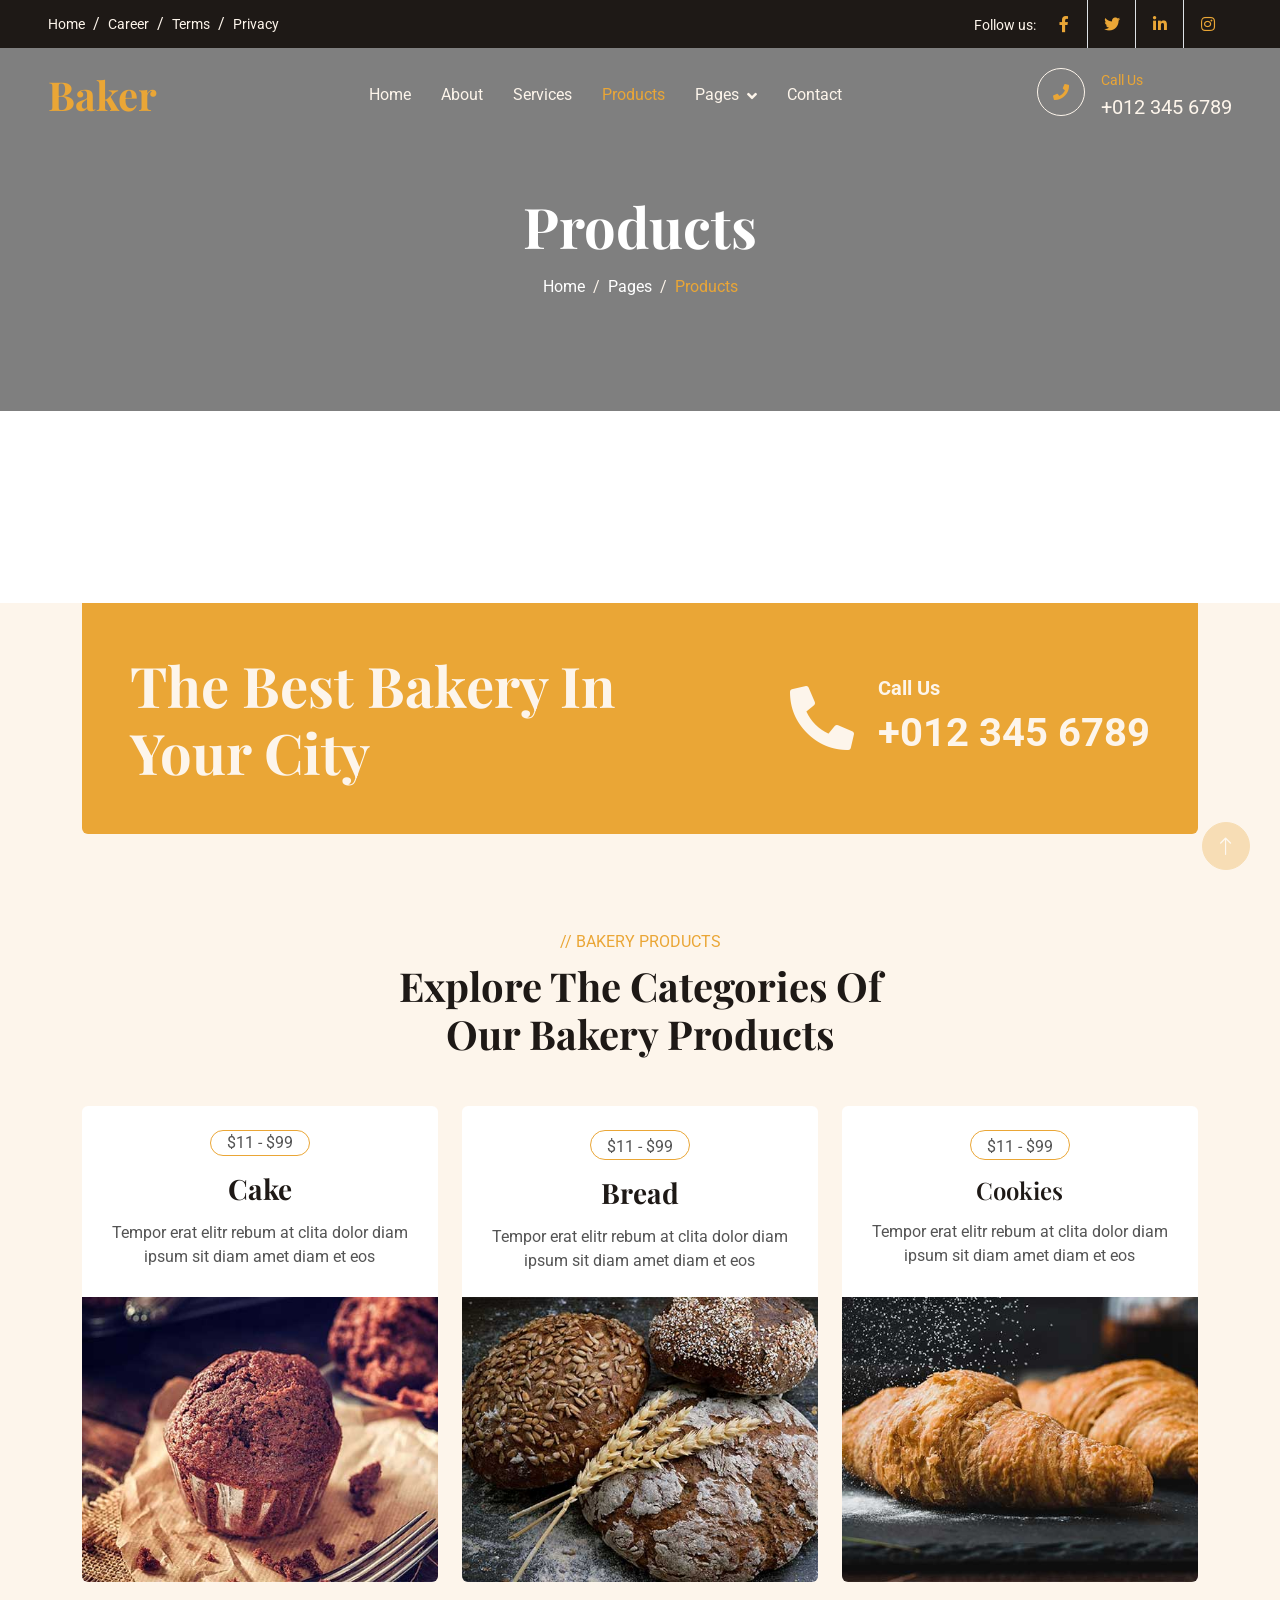
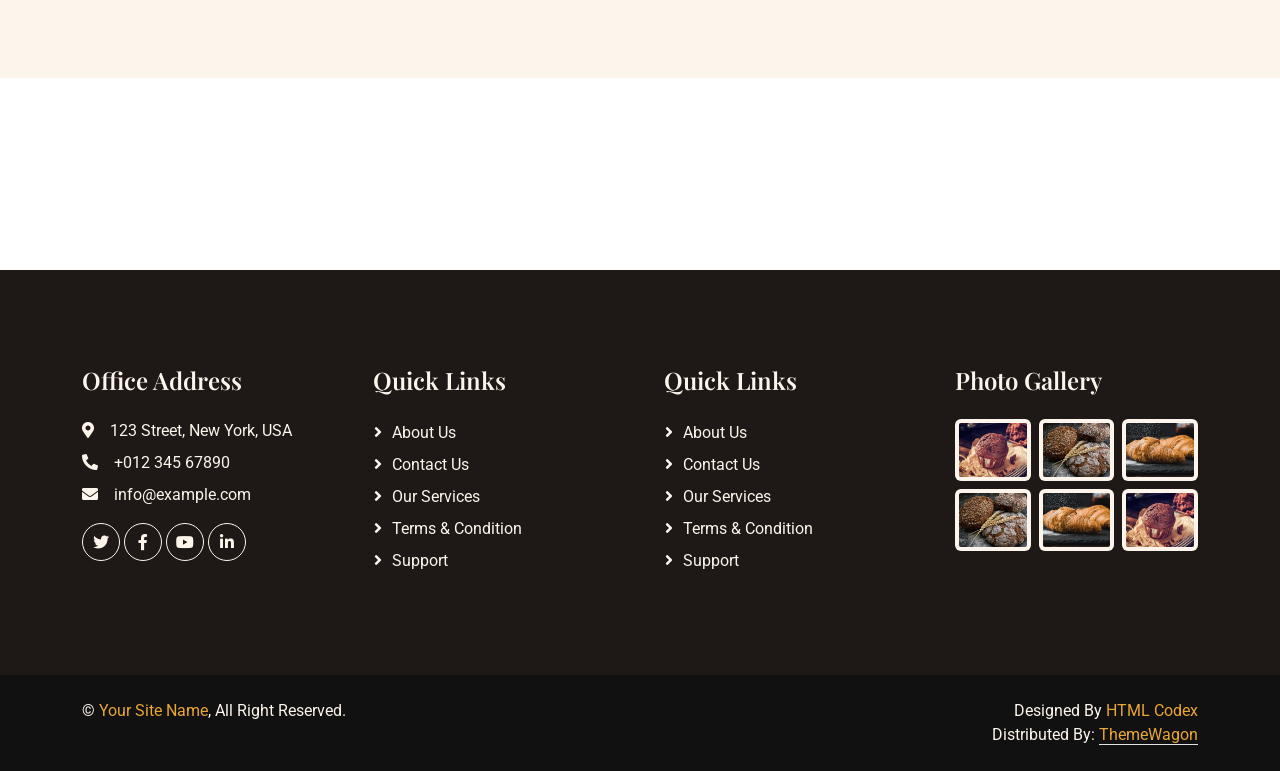
<file: 15PC_BloomBakery/wwwroot/baker-1.0.0/product.html>
<!DOCTYPE html>
<html lang="en">

<head>
    <meta charset="utf-8">
    <title>Baker - Bakery Website Template</title>
    <meta content="width=device-width, initial-scale=1.0" name="viewport">
    <meta content="" name="keywords">
    <meta content="" name="description">

    <!-- Favicon -->
    <link href="img/favicon.ico" rel="icon">

    <!-- Google Web Fonts -->
    <link rel="preconnect" href="https://fonts.googleapis.com">
    <link rel="preconnect" href="https://fonts.gstatic.com" crossorigin>
    <link href="https://fonts.googleapis.com/css2?family=Roboto:wght@400;500&family=Playfair+Display:wght@600;700&display=swap" rel="stylesheet"> 

    <!-- Icon Font Stylesheet -->
    <link href="https://cdnjs.cloudflare.com/ajax/libs/font-awesome/5.10.0/css/all.min.css" rel="stylesheet">
    <link href="https://cdn.jsdelivr.net/npm/bootstrap-icons@1.4.1/font/bootstrap-icons.css" rel="stylesheet">

    <!-- Libraries Stylesheet -->
    <link href="lib/animate/animate.min.css" rel="stylesheet">
    <link href="lib/owlcarousel/assets/owl.carousel.min.css" rel="stylesheet">

    <!-- Customized Bootstrap Stylesheet -->
    <link href="css/bootstrap.min.css" rel="stylesheet">

    <!-- Template Stylesheet -->
    <link href="css/style.css" rel="stylesheet">
</head>

<body>
    <!-- Spinner Start -->
    <div id="spinner" class="show bg-white position-fixed translate-middle w-100 vh-100 top-50 start-50 d-flex align-items-center justify-content-center">
        <div class="spinner-grow text-primary" role="status"></div>
    </div>
    <!-- Spinner End -->


    <!-- Topbar Start -->
    <div class="container-fluid top-bar bg-dark text-light px-0 wow fadeIn" data-wow-delay="0.1s">
        <div class="row gx-0 align-items-center d-none d-lg-flex">
            <div class="col-lg-6 px-5 text-start">
                <ol class="breadcrumb mb-0">
                    <li class="breadcrumb-item"><a class="small text-light" href="#">Home</a></li>
                    <li class="breadcrumb-item"><a class="small text-light" href="#">Career</a></li>
                    <li class="breadcrumb-item"><a class="small text-light" href="#">Terms</a></li>
                    <li class="breadcrumb-item"><a class="small text-light" href="#">Privacy</a></li>
                </ol>
            </div>
            <div class="col-lg-6 px-5 text-end">
                <small>Follow us:</small>
                <div class="h-100 d-inline-flex align-items-center">
                    <a class="btn-lg-square text-primary border-end rounded-0" href=""><i class="fab fa-facebook-f"></i></a>
                    <a class="btn-lg-square text-primary border-end rounded-0" href=""><i class="fab fa-twitter"></i></a>
                    <a class="btn-lg-square text-primary border-end rounded-0" href=""><i class="fab fa-linkedin-in"></i></a>
                    <a class="btn-lg-square text-primary pe-0" href=""><i class="fab fa-instagram"></i></a>
                </div>
            </div>
        </div>
    </div>
    <!-- Topbar End -->


    <!-- Navbar Start -->
    <nav class="navbar navbar-expand-lg navbar-dark fixed-top py-lg-0 px-lg-5 wow fadeIn" data-wow-delay="0.1s">
        <a href="index.html" class="navbar-brand ms-4 ms-lg-0">
            <h1 class="text-primary m-0">Baker</h1>
        </a>
        <button type="button" class="navbar-toggler me-4" data-bs-toggle="collapse" data-bs-target="#navbarCollapse">
            <span class="navbar-toggler-icon"></span>
        </button>
        <div class="collapse navbar-collapse" id="navbarCollapse">
            <div class="navbar-nav mx-auto p-4 p-lg-0">
                <a href="index.html" class="nav-item nav-link">Home</a>
                <a href="about.html" class="nav-item nav-link">About</a>
                <a href="service.html" class="nav-item nav-link">Services</a>
                <a href="product.html" class="nav-item nav-link active">Products</a>
                <div class="nav-item dropdown">
                    <a href="#" class="nav-link dropdown-toggle" data-bs-toggle="dropdown">Pages</a>
                    <div class="dropdown-menu m-0">
                        <a href="team.html" class="dropdown-item">Our Team</a>
                        <a href="testimonial.html" class="dropdown-item">Testimonial</a>
                        <a href="404.html" class="dropdown-item">404 Page</a>
                    </div>
                </div>
                <a href="contact.html" class="nav-item nav-link">Contact</a>
            </div>
            <div class=" d-none d-lg-flex">
                <div class="flex-shrink-0 btn-lg-square border border-light rounded-circle">
                    <i class="fa fa-phone text-primary"></i>
                </div>
                <div class="ps-3">
                    <small class="text-primary mb-0">Call Us</small>
                    <p class="text-light fs-5 mb-0">+012 345 6789</p>
                </div>
            </div>
        </div>
    </nav>
    <!-- Navbar End -->


    <!-- Page Header Start -->
    <div class="container-fluid page-header py-6 wow fadeIn" data-wow-delay="0.1s">
        <div class="container text-center pt-5 pb-3">
            <h1 class="display-4 text-white animated slideInDown mb-3">Products</h1>
            <nav aria-label="breadcrumb animated slideInDown">
                <ol class="breadcrumb justify-content-center mb-0">
                    <li class="breadcrumb-item"><a class="text-white" href="#">Home</a></li>
                    <li class="breadcrumb-item"><a class="text-white" href="#">Pages</a></li>
                    <li class="breadcrumb-item text-primary active" aria-current="page">Products</li>
                </ol>
            </nav>
        </div>
    </div>
    <!-- Page Header End -->


    <!-- Product Start -->
    <div class="container-xxl bg-light my-6 py-6 pt-0" style="margin: 12rem 0;">
        <div class="container">
            <div class="bg-primary text-light rounded-bottom p-5 my-6 mt-0 wow fadeInUp" data-wow-delay="0.1s">
                <div class="row g-4 align-items-center">
                    <div class="col-lg-6">
                        <h1 class="display-4 text-light mb-0">The Best Bakery In Your City</h1>
                    </div>
                    <div class="col-lg-6 text-lg-end">
                        <div class="d-inline-flex align-items-center text-start">
                            <i class="fa fa-phone-alt fa-4x flex-shrink-0"></i>
                            <div class="ms-4">
                                <p class="fs-5 fw-bold mb-0">Call Us</p>
                                <p class="fs-1 fw-bold mb-0">+012 345 6789</p>
                            </div>
                        </div>
                    </div>
                </div>
            </div>
            <div class="text-center mx-auto mb-5 wow fadeInUp" data-wow-delay="0.1s" style="max-width: 500px;">
                <p class="text-primary text-uppercase mb-2">// Bakery Products</p>
                <h1 class="display-6 mb-4">Explore The Categories Of Our Bakery Products</h1>
            </div>
            <div class="row g-4">
                <div class="col-lg-4 col-md-6 wow fadeInUp" data-wow-delay="0.1s">
                    <div class="product-item d-flex flex-column bg-white rounded overflow-hidden h-100">
                        <div class="text-center p-4">
                            <div class="d-inline-block border border-primary rounded-pill px-3 mb-3">$11 - $99</div>
                            <h3 class="mb-3">Cake</h3>
                            <span>Tempor erat elitr rebum at clita dolor diam ipsum sit diam amet diam et eos</span>
                        </div>
                        <div class="position-relative mt-auto">
                            <img class="img-fluid" src="img/product-1.jpg" alt="">
                            <div class="product-overlay">
                                <a class="btn btn-lg-square btn-outline-light rounded-circle" href=""><i class="fa fa-eye text-primary"></i></a>
                            </div>
                        </div>
                    </div>
                </div>
                <div class="col-lg-4 col-md-6 wow fadeInUp" data-wow-delay="0.3s">
                    <div class="product-item d-flex flex-column bg-white rounded overflow-hidden h-100">
                        <div class="text-center p-4">
                            <div class="d-inline-block border border-primary rounded-pill pt-1 px-3 mb-3">$11 - $99</div>
                            <h3 class="mb-3">Bread</h3>
                            <span>Tempor erat elitr rebum at clita dolor diam ipsum sit diam amet diam et eos</span>
                        </div>
                        <div class="position-relative mt-auto">
                            <img class="img-fluid" src="img/product-2.jpg" alt="">
                            <div class="product-overlay">
                                <a class="btn btn-lg-square btn-outline-light rounded-circle" href=""><i class="fa fa-eye text-primary"></i></a>
                            </div>
                        </div>
                    </div>
                </div>
                <div class="col-lg-4 col-md-6 wow fadeInUp" data-wow-delay="0.5s">
                    <div class="product-item d-flex flex-column bg-white rounded overflow-hidden h-100">
                        <div class="text-center p-4">
                            <div class="d-inline-block border border-primary rounded-pill pt-1 px-3 mb-3">$11 - $99</div>
                            <h4 class="mb-3">Cookies</h4>
                            <span>Tempor erat elitr rebum at clita dolor diam ipsum sit diam amet diam et eos</span>
                        </div>
                        <div class="position-relative mt-auto">
                            <img class="img-fluid" src="img/product-3.jpg" alt="">
                            <div class="product-overlay">
                                <a class="btn btn-lg-square btn-outline-light rounded-circle" href=""><i class="fa fa-eye text-primary"></i></a>
                            </div>
                        </div>
                    </div>
                </div>
            </div>
        </div>
    </div>
    <!-- Product End -->


    <!-- Footer Start -->
    <div class="container-fluid bg-dark text-light footer my-6 mb-0 py-5 wow fadeIn" data-wow-delay="0.1s">
        <div class="container py-5">
            <div class="row g-5">
                <div class="col-lg-3 col-md-6">
                    <h4 class="text-light mb-4">Office Address</h4>
                    <p class="mb-2"><i class="fa fa-map-marker-alt me-3"></i>123 Street, New York, USA</p>
                    <p class="mb-2"><i class="fa fa-phone-alt me-3"></i>+012 345 67890</p>
                    <p class="mb-2"><i class="fa fa-envelope me-3"></i>info@example.com</p>
                    <div class="d-flex pt-2">
                        <a class="btn btn-square btn-outline-light rounded-circle me-1" href=""><i class="fab fa-twitter"></i></a>
                        <a class="btn btn-square btn-outline-light rounded-circle me-1" href=""><i class="fab fa-facebook-f"></i></a>
                        <a class="btn btn-square btn-outline-light rounded-circle me-1" href=""><i class="fab fa-youtube"></i></a>
                        <a class="btn btn-square btn-outline-light rounded-circle me-0" href=""><i class="fab fa-linkedin-in"></i></a>
                    </div>
                </div>
                <div class="col-lg-3 col-md-6">
                    <h4 class="text-light mb-4">Quick Links</h4>
                    <a class="btn btn-link" href="">About Us</a>
                    <a class="btn btn-link" href="">Contact Us</a>
                    <a class="btn btn-link" href="">Our Services</a>
                    <a class="btn btn-link" href="">Terms & Condition</a>
                    <a class="btn btn-link" href="">Support</a>
                </div>
                <div class="col-lg-3 col-md-6">
                    <h4 class="text-light mb-4">Quick Links</h4>
                    <a class="btn btn-link" href="">About Us</a>
                    <a class="btn btn-link" href="">Contact Us</a>
                    <a class="btn btn-link" href="">Our Services</a>
                    <a class="btn btn-link" href="">Terms & Condition</a>
                    <a class="btn btn-link" href="">Support</a>
                </div>
                <div class="col-lg-3 col-md-6">
                    <h4 class="text-light mb-4">Photo Gallery</h4>
                    <div class="row g-2">
                        <div class="col-4">
                            <img class="img-fluid bg-light rounded p-1" src="img/product-1.jpg" alt="Image">
                        </div>
                        <div class="col-4">
                            <img class="img-fluid bg-light rounded p-1" src="img/product-2.jpg" alt="Image">
                        </div>
                        <div class="col-4">
                            <img class="img-fluid bg-light rounded p-1" src="img/product-3.jpg" alt="Image">
                        </div>
                        <div class="col-4">
                            <img class="img-fluid bg-light rounded p-1" src="img/product-2.jpg" alt="Image">
                        </div>
                        <div class="col-4">
                            <img class="img-fluid bg-light rounded p-1" src="img/product-3.jpg" alt="Image">
                        </div>
                        <div class="col-4">
                            <img class="img-fluid bg-light rounded p-1" src="img/product-1.jpg" alt="Image">
                        </div>
                    </div>
                </div>
            </div>
        </div>
    </div>
    <!-- Footer End -->


    <!-- Copyright Start -->
    <div class="container-fluid copyright text-light py-4 wow fadeIn" data-wow-delay="0.1s">
        <div class="container">
            <div class="row">
                <div class="col-md-6 text-center text-md-start mb-3 mb-md-0">
                    &copy; <a href="#">Your Site Name</a>, All Right Reserved.
                </div>
                <div class="col-md-6 text-center text-md-end">
                    <!--/*** This template is free as long as you keep the footer author’s credit link/attribution link/backlink. If you'd like to use the template without the footer author’s credit link/attribution link/backlink, you can purchase the Credit Removal License from "https://htmlcodex.com/credit-removal". Thank you for your support. ***/-->
                    Designed By <a href="https://htmlcodex.com">HTML Codex</a>
                    <br>Distributed By: <a class="border-bottom" href="https://themewagon.com" target="_blank">ThemeWagon</a>
                </div>
            </div>
        </div>
    </div>
    <!-- Copyright End -->


    <!-- Back to Top -->
    <a href="#" class="btn btn-lg btn-primary btn-lg-square rounded-circle back-to-top"><i class="bi bi-arrow-up"></i></a>


    <!-- JavaScript Libraries -->
    <script src="https://code.jquery.com/jquery-3.4.1.min.js"></script>
    <script src="https://cdn.jsdelivr.net/npm/bootstrap@5.0.0/dist/js/bootstrap.bundle.min.js"></script>
    <script src="lib/wow/wow.min.js"></script>
    <script src="lib/easing/easing.min.js"></script>
    <script src="lib/waypoints/waypoints.min.js"></script>
    <script src="lib/counterup/counterup.min.js"></script>
    <script src="lib/owlcarousel/owl.carousel.min.js"></script>

    <!-- Template Javascript -->
    <script src="js/main.js"></script>
</body>

</html>
</file>
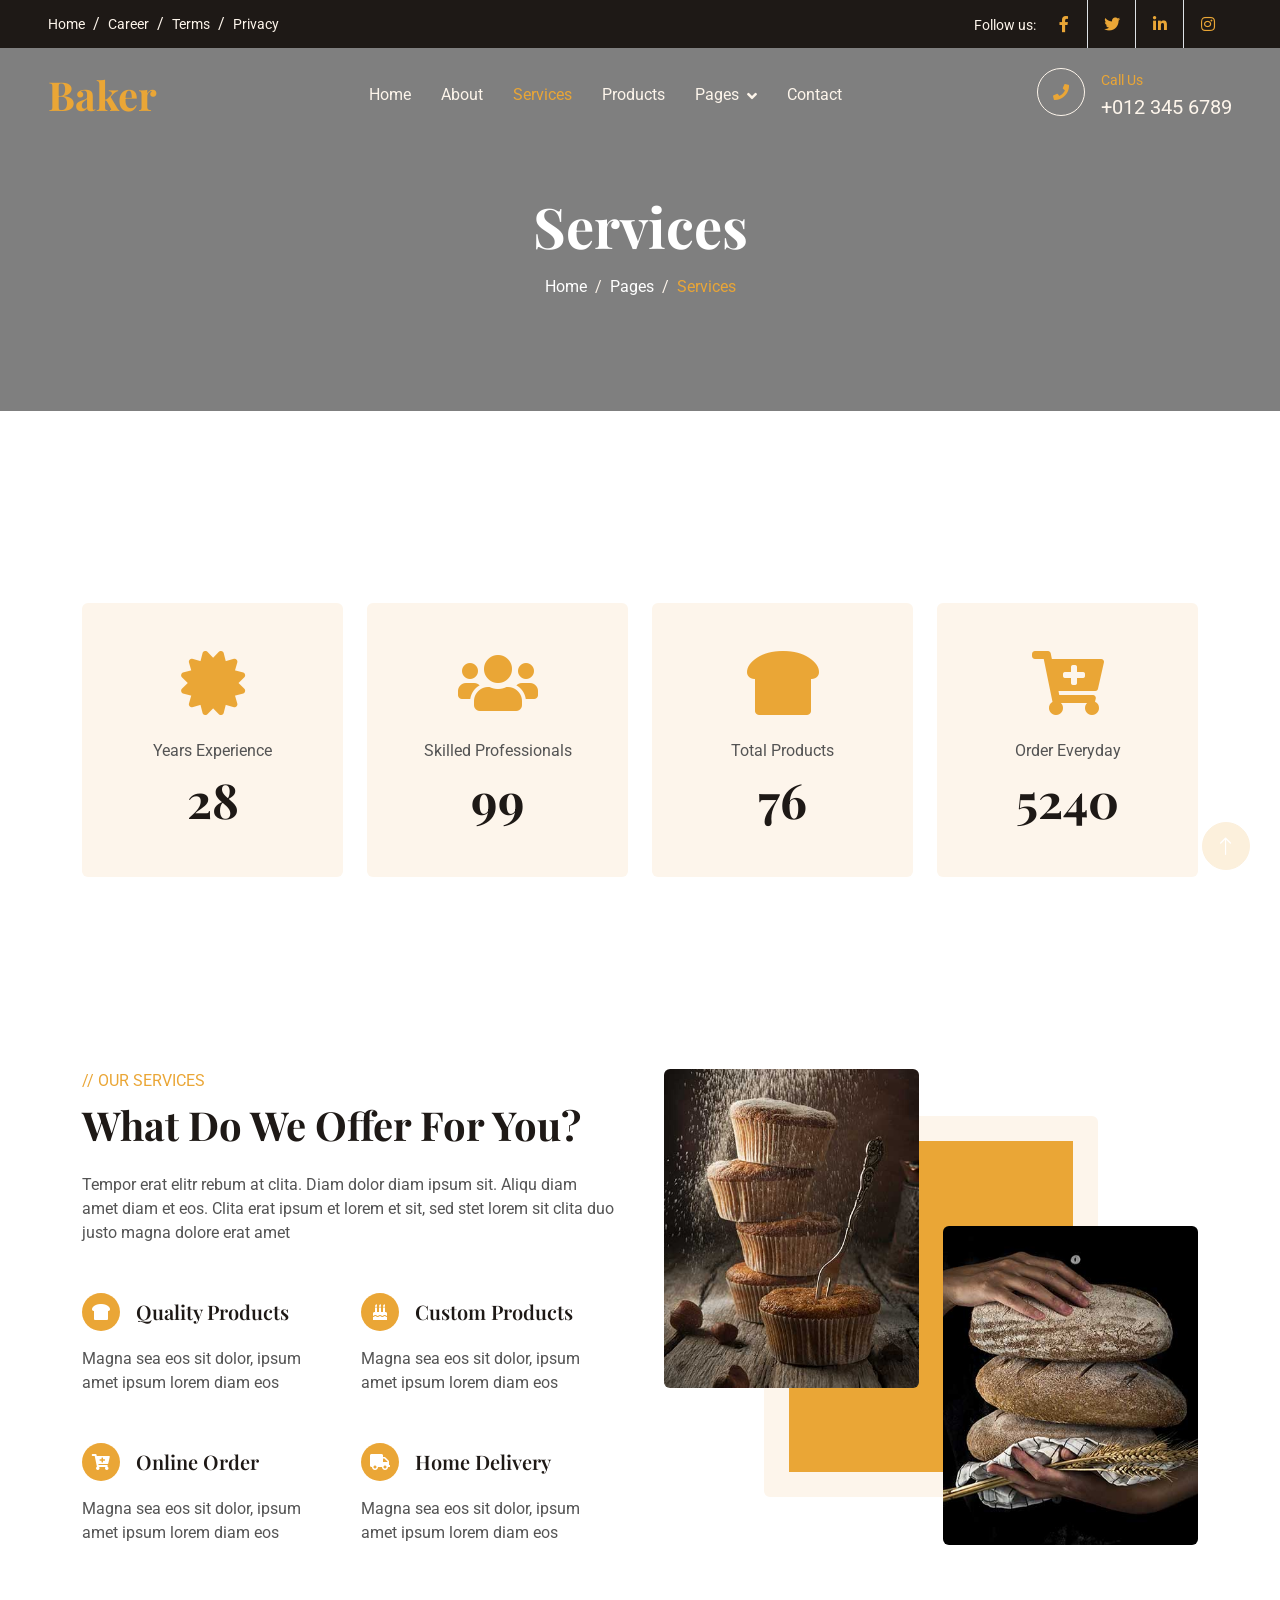
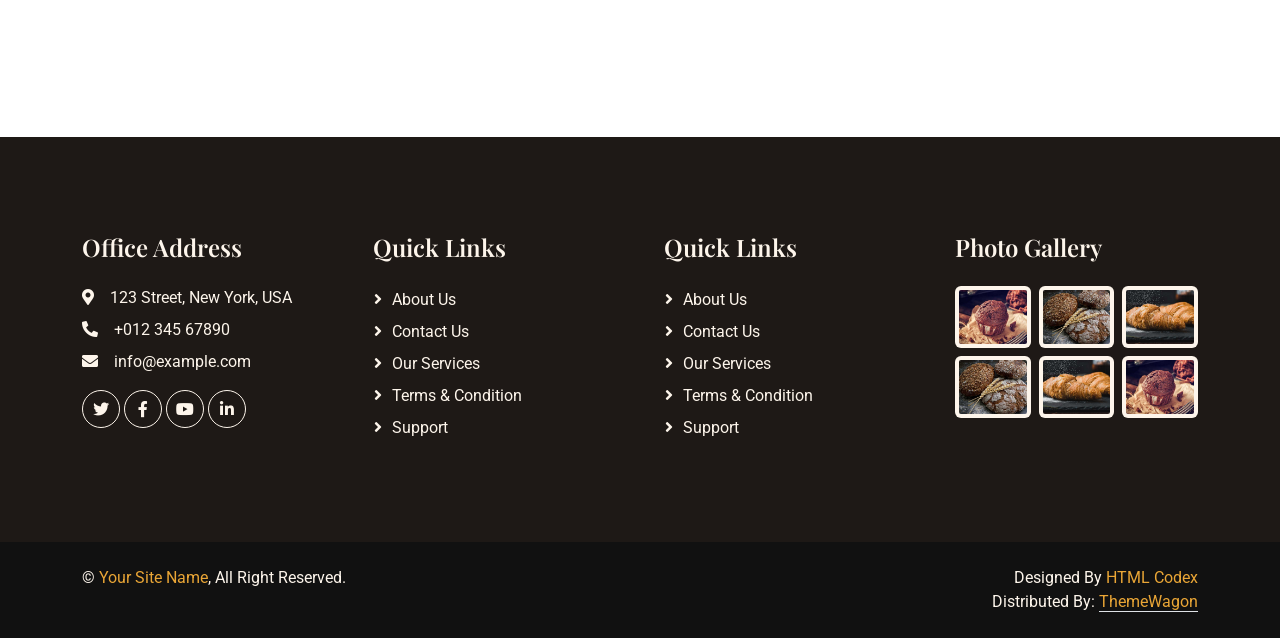
<file: 15PC_BloomBakery/wwwroot/baker-1.0.0/service.html>
<!DOCTYPE html>
<html lang="en">

<head>
    <meta charset="utf-8">
    <title>Baker - Bakery Website Template</title>
    <meta content="width=device-width, initial-scale=1.0" name="viewport">
    <meta content="" name="keywords">
    <meta content="" name="description">

    <!-- Favicon -->
    <link href="img/favicon.ico" rel="icon">

    <!-- Google Web Fonts -->
    <link rel="preconnect" href="https://fonts.googleapis.com">
    <link rel="preconnect" href="https://fonts.gstatic.com" crossorigin>
    <link href="https://fonts.googleapis.com/css2?family=Roboto:wght@400;500&family=Playfair+Display:wght@600;700&display=swap" rel="stylesheet"> 

    <!-- Icon Font Stylesheet -->
    <link href="https://cdnjs.cloudflare.com/ajax/libs/font-awesome/5.10.0/css/all.min.css" rel="stylesheet">
    <link href="https://cdn.jsdelivr.net/npm/bootstrap-icons@1.4.1/font/bootstrap-icons.css" rel="stylesheet">

    <!-- Libraries Stylesheet -->
    <link href="lib/animate/animate.min.css" rel="stylesheet">
    <link href="lib/owlcarousel/assets/owl.carousel.min.css" rel="stylesheet">

    <!-- Customized Bootstrap Stylesheet -->
    <link href="css/bootstrap.min.css" rel="stylesheet">

    <!-- Template Stylesheet -->
    <link href="css/style.css" rel="stylesheet">
</head>

<body>
    <!-- Spinner Start -->
    <div id="spinner" class="show bg-white position-fixed translate-middle w-100 vh-100 top-50 start-50 d-flex align-items-center justify-content-center">
        <div class="spinner-grow text-primary" role="status"></div>
    </div>
    <!-- Spinner End -->


    <!-- Topbar Start -->
    <div class="container-fluid top-bar bg-dark text-light px-0 wow fadeIn" data-wow-delay="0.1s">
        <div class="row gx-0 align-items-center d-none d-lg-flex">
            <div class="col-lg-6 px-5 text-start">
                <ol class="breadcrumb mb-0">
                    <li class="breadcrumb-item"><a class="small text-light" href="#">Home</a></li>
                    <li class="breadcrumb-item"><a class="small text-light" href="#">Career</a></li>
                    <li class="breadcrumb-item"><a class="small text-light" href="#">Terms</a></li>
                    <li class="breadcrumb-item"><a class="small text-light" href="#">Privacy</a></li>
                </ol>
            </div>
            <div class="col-lg-6 px-5 text-end">
                <small>Follow us:</small>
                <div class="h-100 d-inline-flex align-items-center">
                    <a class="btn-lg-square text-primary border-end rounded-0" href=""><i class="fab fa-facebook-f"></i></a>
                    <a class="btn-lg-square text-primary border-end rounded-0" href=""><i class="fab fa-twitter"></i></a>
                    <a class="btn-lg-square text-primary border-end rounded-0" href=""><i class="fab fa-linkedin-in"></i></a>
                    <a class="btn-lg-square text-primary pe-0" href=""><i class="fab fa-instagram"></i></a>
                </div>
            </div>
        </div>
    </div>
    <!-- Topbar End -->


    <!-- Navbar Start -->
    <nav class="navbar navbar-expand-lg navbar-dark fixed-top py-lg-0 px-lg-5 wow fadeIn" data-wow-delay="0.1s">
        <a href="index.html" class="navbar-brand ms-4 ms-lg-0">
            <h1 class="text-primary m-0">Baker</h1>
        </a>
        <button type="button" class="navbar-toggler me-4" data-bs-toggle="collapse" data-bs-target="#navbarCollapse">
            <span class="navbar-toggler-icon"></span>
        </button>
        <div class="collapse navbar-collapse" id="navbarCollapse">
            <div class="navbar-nav mx-auto p-4 p-lg-0">
                <a href="index.html" class="nav-item nav-link">Home</a>
                <a href="about.html" class="nav-item nav-link">About</a>
                <a href="service.html" class="nav-item nav-link active">Services</a>
                <a href="product.html" class="nav-item nav-link">Products</a>
                <div class="nav-item dropdown">
                    <a href="#" class="nav-link dropdown-toggle" data-bs-toggle="dropdown">Pages</a>
                    <div class="dropdown-menu m-0">
                        <a href="team.html" class="dropdown-item">Our Team</a>
                        <a href="testimonial.html" class="dropdown-item">Testimonial</a>
                        <a href="404.html" class="dropdown-item">404 Page</a>
                    </div>
                </div>
                <a href="contact.html" class="nav-item nav-link">Contact</a>
            </div>
            <div class=" d-none d-lg-flex">
                <div class="flex-shrink-0 btn-lg-square border border-light rounded-circle">
                    <i class="fa fa-phone text-primary"></i>
                </div>
                <div class="ps-3">
                    <small class="text-primary mb-0">Call Us</small>
                    <p class="text-light fs-5 mb-0">+012 345 6789</p>
                </div>
            </div>
        </div>
    </nav>
    <!-- Navbar End -->


    <!-- Page Header Start -->
    <div class="container-fluid page-header py-6 wow fadeIn" data-wow-delay="0.1s">
        <div class="container text-center pt-5 pb-3">
            <h1 class="display-4 text-white animated slideInDown mb-3">Services</h1>
            <nav aria-label="breadcrumb animated slideInDown">
                <ol class="breadcrumb justify-content-center mb-0">
                    <li class="breadcrumb-item"><a class="text-white" href="#">Home</a></li>
                    <li class="breadcrumb-item"><a class="text-white" href="#">Pages</a></li>
                    <li class="breadcrumb-item text-primary active" aria-current="page">Services</li>
                </ol>
            </nav>
        </div>
    </div>
    <!-- Page Header End -->


    <!-- Facts Start -->
    <div class="container-xxl py-6">
        <div class="container">
            <div class="row g-4">
                <div class="col-lg-3 col-md-6 wow fadeIn" data-wow-delay="0.1s">
                    <div class="fact-item bg-light rounded text-center h-100 p-5">
                        <i class="fa fa-certificate fa-4x text-primary mb-4"></i>
                        <p class="mb-2">Years Experience</p>
                        <h1 class="display-5 mb-0" data-toggle="counter-up">50</h1>
                    </div>
                </div>
                <div class="col-lg-3 col-md-6 wow fadeIn" data-wow-delay="0.3s">
                    <div class="fact-item bg-light rounded text-center h-100 p-5">
                        <i class="fa fa-users fa-4x text-primary mb-4"></i>
                        <p class="mb-2">Skilled Professionals</p>
                        <h1 class="display-5 mb-0" data-toggle="counter-up">175</h1>
                    </div>
                </div>
                <div class="col-lg-3 col-md-6 wow fadeIn" data-wow-delay="0.5s">
                    <div class="fact-item bg-light rounded text-center h-100 p-5">
                        <i class="fa fa-bread-slice fa-4x text-primary mb-4"></i>
                        <p class="mb-2">Total Products</p>
                        <h1 class="display-5 mb-0" data-toggle="counter-up">135</h1>
                    </div>
                </div>
                <div class="col-lg-3 col-md-6 wow fadeIn" data-wow-delay="0.7s">
                    <div class="fact-item bg-light rounded text-center h-100 p-5">
                        <i class="fa fa-cart-plus fa-4x text-primary mb-4"></i>
                        <p class="mb-2">Order Everyday</p>
                        <h1 class="display-5 mb-0" data-toggle="counter-up">9357</h1>
                    </div>
                </div>
            </div>
        </div>
    </div>
    <!-- Facts End -->


    <!-- Service Start -->
    <div class="container-xxl py-6">
        <div class="container">
            <div class="row g-5">
                <div class="col-lg-6 wow fadeInUp" data-wow-delay="0.1s">
                    <p class="text-primary text-uppercase mb-2">// Our Services</p>
                    <h1 class="display-6 mb-4">What Do We Offer For You?</h1>
                    <p class="mb-5">Tempor erat elitr rebum at clita. Diam dolor diam ipsum sit. Aliqu diam amet diam et eos. Clita erat ipsum et lorem et sit, sed stet lorem sit clita duo justo magna dolore erat amet</p>
                    <div class="row gy-5 gx-4">
                        <div class="col-sm-6 wow fadeIn" data-wow-delay="0.1s">
                            <div class="d-flex align-items-center mb-3">
                                <div class="flex-shrink-0 btn-square bg-primary rounded-circle me-3">
                                    <i class="fa fa-bread-slice text-white"></i>
                                </div>
                                <h5 class="mb-0">Quality Products</h5>
                            </div>
                            <span>Magna sea eos sit dolor, ipsum amet ipsum lorem diam eos</span>
                        </div>
                        <div class="col-sm-6 wow fadeIn" data-wow-delay="0.2s">
                            <div class="d-flex align-items-center mb-3">
                                <div class="flex-shrink-0 btn-square bg-primary rounded-circle me-3">
                                    <i class="fa fa-birthday-cake text-white"></i>
                                </div>
                                <h5 class="mb-0">Custom Products</h5>
                            </div>
                            <span>Magna sea eos sit dolor, ipsum amet ipsum lorem diam eos</span>
                        </div>
                        <div class="col-sm-6 wow fadeIn" data-wow-delay="0.3s">
                            <div class="d-flex align-items-center mb-3">
                                <div class="flex-shrink-0 btn-square bg-primary rounded-circle me-3">
                                    <i class="fa fa-cart-plus text-white"></i>
                                </div>
                                <h5 class="mb-0">Online Order</h5>
                            </div>
                            <span>Magna sea eos sit dolor, ipsum amet ipsum lorem diam eos</span>
                        </div>
                        <div class="col-sm-6 wow fadeIn" data-wow-delay="0.4s">
                            <div class="d-flex align-items-center mb-3">
                                <div class="flex-shrink-0 btn-square bg-primary rounded-circle me-3">
                                    <i class="fa fa-truck text-white"></i>
                                </div>
                                <h5 class="mb-0">Home Delivery</h5>
                            </div>
                            <span>Magna sea eos sit dolor, ipsum amet ipsum lorem diam eos</span>
                        </div>
                    </div>
                </div>
                <div class="col-lg-6 wow fadeInUp" data-wow-delay="0.5s">
                    <div class="row img-twice position-relative h-100">
                        <div class="col-6">
                            <img class="img-fluid rounded" src="img/service-1.jpg" alt="">
                        </div>
                        <div class="col-6 align-self-end">
                            <img class="img-fluid rounded" src="img/service-2.jpg" alt="">
                        </div>
                    </div>
                </div>
            </div>
        </div>
    </div>
    <!-- Service End -->


    <!-- Footer Start -->
    <div class="container-fluid bg-dark text-light footer my-6 mb-0 py-5 wow fadeIn" data-wow-delay="0.1s">
        <div class="container py-5">
            <div class="row g-5">
                <div class="col-lg-3 col-md-6">
                    <h4 class="text-light mb-4">Office Address</h4>
                    <p class="mb-2"><i class="fa fa-map-marker-alt me-3"></i>123 Street, New York, USA</p>
                    <p class="mb-2"><i class="fa fa-phone-alt me-3"></i>+012 345 67890</p>
                    <p class="mb-2"><i class="fa fa-envelope me-3"></i>info@example.com</p>
                    <div class="d-flex pt-2">
                        <a class="btn btn-square btn-outline-light rounded-circle me-1" href=""><i class="fab fa-twitter"></i></a>
                        <a class="btn btn-square btn-outline-light rounded-circle me-1" href=""><i class="fab fa-facebook-f"></i></a>
                        <a class="btn btn-square btn-outline-light rounded-circle me-1" href=""><i class="fab fa-youtube"></i></a>
                        <a class="btn btn-square btn-outline-light rounded-circle me-0" href=""><i class="fab fa-linkedin-in"></i></a>
                    </div>
                </div>
                <div class="col-lg-3 col-md-6">
                    <h4 class="text-light mb-4">Quick Links</h4>
                    <a class="btn btn-link" href="">About Us</a>
                    <a class="btn btn-link" href="">Contact Us</a>
                    <a class="btn btn-link" href="">Our Services</a>
                    <a class="btn btn-link" href="">Terms & Condition</a>
                    <a class="btn btn-link" href="">Support</a>
                </div>
                <div class="col-lg-3 col-md-6">
                    <h4 class="text-light mb-4">Quick Links</h4>
                    <a class="btn btn-link" href="">About Us</a>
                    <a class="btn btn-link" href="">Contact Us</a>
                    <a class="btn btn-link" href="">Our Services</a>
                    <a class="btn btn-link" href="">Terms & Condition</a>
                    <a class="btn btn-link" href="">Support</a>
                </div>
                <div class="col-lg-3 col-md-6">
                    <h4 class="text-light mb-4">Photo Gallery</h4>
                    <div class="row g-2">
                        <div class="col-4">
                            <img class="img-fluid bg-light rounded p-1" src="img/product-1.jpg" alt="Image">
                        </div>
                        <div class="col-4">
                            <img class="img-fluid bg-light rounded p-1" src="img/product-2.jpg" alt="Image">
                        </div>
                        <div class="col-4">
                            <img class="img-fluid bg-light rounded p-1" src="img/product-3.jpg" alt="Image">
                        </div>
                        <div class="col-4">
                            <img class="img-fluid bg-light rounded p-1" src="img/product-2.jpg" alt="Image">
                        </div>
                        <div class="col-4">
                            <img class="img-fluid bg-light rounded p-1" src="img/product-3.jpg" alt="Image">
                        </div>
                        <div class="col-4">
                            <img class="img-fluid bg-light rounded p-1" src="img/product-1.jpg" alt="Image">
                        </div>
                    </div>
                </div>
            </div>
        </div>
    </div>
    <!-- Footer End -->


    <!-- Copyright Start -->
    <div class="container-fluid copyright text-light py-4 wow fadeIn" data-wow-delay="0.1s">
        <div class="container">
            <div class="row">
                <div class="col-md-6 text-center text-md-start mb-3 mb-md-0">
                    &copy; <a href="#">Your Site Name</a>, All Right Reserved.
                </div>
                <div class="col-md-6 text-center text-md-end">
                    <!--/*** This template is free as long as you keep the footer author’s credit link/attribution link/backlink. If you'd like to use the template without the footer author’s credit link/attribution link/backlink, you can purchase the Credit Removal License from "https://htmlcodex.com/credit-removal". Thank you for your support. ***/-->
                    Designed By <a href="https://htmlcodex.com">HTML Codex</a>
                    <br>Distributed By: <a class="border-bottom" href="https://themewagon.com" target="_blank">ThemeWagon</a>
                </div>
            </div>
        </div>
    </div>
    <!-- Copyright End -->


    <!-- Back to Top -->
    <a href="#" class="btn btn-lg btn-primary btn-lg-square rounded-circle back-to-top"><i class="bi bi-arrow-up"></i></a>


    <!-- JavaScript Libraries -->
    <script src="https://code.jquery.com/jquery-3.4.1.min.js"></script>
    <script src="https://cdn.jsdelivr.net/npm/bootstrap@5.0.0/dist/js/bootstrap.bundle.min.js"></script>
    <script src="lib/wow/wow.min.js"></script>
    <script src="lib/easing/easing.min.js"></script>
    <script src="lib/waypoints/waypoints.min.js"></script>
    <script src="lib/counterup/counterup.min.js"></script>
    <script src="lib/owlcarousel/owl.carousel.min.js"></script>

    <!-- Template Javascript -->
    <script src="js/main.js"></script>
</body>

</html>
</file>
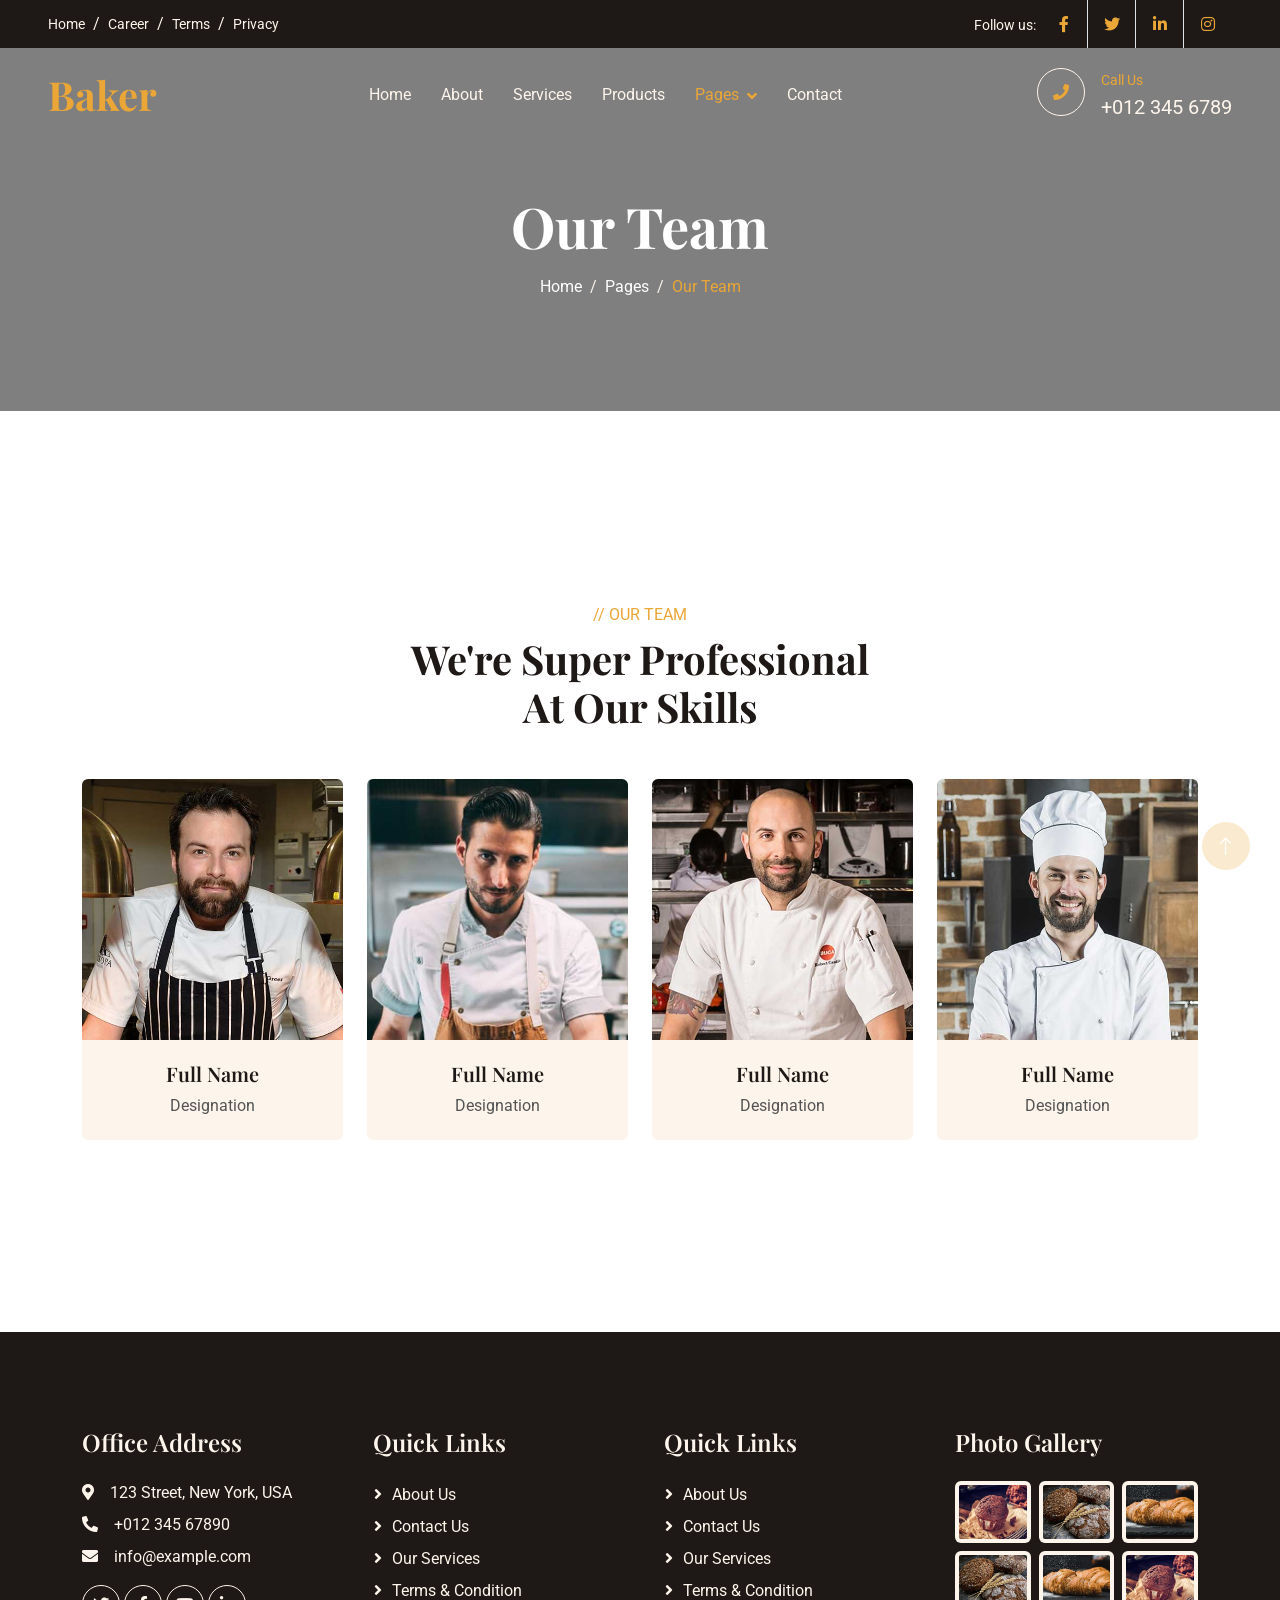
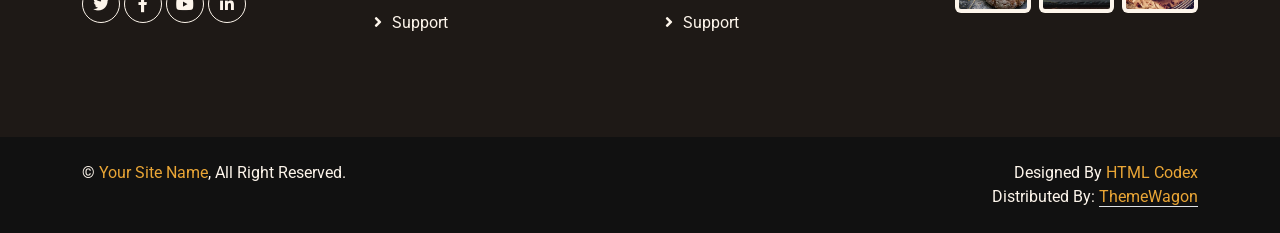
<file: 15PC_BloomBakery/wwwroot/baker-1.0.0/team.html>
<!DOCTYPE html>
<html lang="en">

<head>
    <meta charset="utf-8">
    <title>Baker - Bakery Website Template</title>
    <meta content="width=device-width, initial-scale=1.0" name="viewport">
    <meta content="" name="keywords">
    <meta content="" name="description">

    <!-- Favicon -->
    <link href="img/favicon.ico" rel="icon">

    <!-- Google Web Fonts -->
    <link rel="preconnect" href="https://fonts.googleapis.com">
    <link rel="preconnect" href="https://fonts.gstatic.com" crossorigin>
    <link href="https://fonts.googleapis.com/css2?family=Roboto:wght@400;500&family=Playfair+Display:wght@600;700&display=swap" rel="stylesheet"> 

    <!-- Icon Font Stylesheet -->
    <link href="https://cdnjs.cloudflare.com/ajax/libs/font-awesome/5.10.0/css/all.min.css" rel="stylesheet">
    <link href="https://cdn.jsdelivr.net/npm/bootstrap-icons@1.4.1/font/bootstrap-icons.css" rel="stylesheet">

    <!-- Libraries Stylesheet -->
    <link href="lib/animate/animate.min.css" rel="stylesheet">
    <link href="lib/owlcarousel/assets/owl.carousel.min.css" rel="stylesheet">

    <!-- Customized Bootstrap Stylesheet -->
    <link href="css/bootstrap.min.css" rel="stylesheet">

    <!-- Template Stylesheet -->
    <link href="css/style.css" rel="stylesheet">
</head>

<body>
    <!-- Spinner Start -->
    <div id="spinner" class="show bg-white position-fixed translate-middle w-100 vh-100 top-50 start-50 d-flex align-items-center justify-content-center">
        <div class="spinner-grow text-primary" role="status"></div>
    </div>
    <!-- Spinner End -->


    <!-- Topbar Start -->
    <div class="container-fluid top-bar bg-dark text-light px-0 wow fadeIn" data-wow-delay="0.1s">
        <div class="row gx-0 align-items-center d-none d-lg-flex">
            <div class="col-lg-6 px-5 text-start">
                <ol class="breadcrumb mb-0">
                    <li class="breadcrumb-item"><a class="small text-light" href="#">Home</a></li>
                    <li class="breadcrumb-item"><a class="small text-light" href="#">Career</a></li>
                    <li class="breadcrumb-item"><a class="small text-light" href="#">Terms</a></li>
                    <li class="breadcrumb-item"><a class="small text-light" href="#">Privacy</a></li>
                </ol>
            </div>
            <div class="col-lg-6 px-5 text-end">
                <small>Follow us:</small>
                <div class="h-100 d-inline-flex align-items-center">
                    <a class="btn-lg-square text-primary border-end rounded-0" href=""><i class="fab fa-facebook-f"></i></a>
                    <a class="btn-lg-square text-primary border-end rounded-0" href=""><i class="fab fa-twitter"></i></a>
                    <a class="btn-lg-square text-primary border-end rounded-0" href=""><i class="fab fa-linkedin-in"></i></a>
                    <a class="btn-lg-square text-primary pe-0" href=""><i class="fab fa-instagram"></i></a>
                </div>
            </div>
        </div>
    </div>
    <!-- Topbar End -->


    <!-- Navbar Start -->
    <nav class="navbar navbar-expand-lg navbar-dark fixed-top py-lg-0 px-lg-5 wow fadeIn" data-wow-delay="0.1s">
        <a href="index.html" class="navbar-brand ms-4 ms-lg-0">
            <h1 class="text-primary m-0">Baker</h1>
        </a>
        <button type="button" class="navbar-toggler me-4" data-bs-toggle="collapse" data-bs-target="#navbarCollapse">
            <span class="navbar-toggler-icon"></span>
        </button>
        <div class="collapse navbar-collapse" id="navbarCollapse">
            <div class="navbar-nav mx-auto p-4 p-lg-0">
                <a href="index.html" class="nav-item nav-link">Home</a>
                <a href="about.html" class="nav-item nav-link">About</a>
                <a href="service.html" class="nav-item nav-link">Services</a>
                <a href="product.html" class="nav-item nav-link">Products</a>
                <div class="nav-item dropdown">
                    <a href="#" class="nav-link dropdown-toggle active" data-bs-toggle="dropdown">Pages</a>
                    <div class="dropdown-menu m-0">
                        <a href="team.html" class="dropdown-item active">Our Team</a>
                        <a href="testimonial.html" class="dropdown-item">Testimonial</a>
                        <a href="404.html" class="dropdown-item">404 Page</a>
                    </div>
                </div>
                <a href="contact.html" class="nav-item nav-link">Contact</a>
            </div>
            <div class=" d-none d-lg-flex">
                <div class="flex-shrink-0 btn-lg-square border border-light rounded-circle">
                    <i class="fa fa-phone text-primary"></i>
                </div>
                <div class="ps-3">
                    <small class="text-primary mb-0">Call Us</small>
                    <p class="text-light fs-5 mb-0">+012 345 6789</p>
                </div>
            </div>
        </div>
    </nav>
    <!-- Navbar End -->


    <!-- Page Header Start -->
    <div class="container-fluid page-header py-6 wow fadeIn" data-wow-delay="0.1s">
        <div class="container text-center pt-5 pb-3">
            <h1 class="display-4 text-white animated slideInDown mb-3">Our Team</h1>
            <nav aria-label="breadcrumb animated slideInDown">
                <ol class="breadcrumb justify-content-center mb-0">
                    <li class="breadcrumb-item"><a class="text-white" href="#">Home</a></li>
                    <li class="breadcrumb-item"><a class="text-white" href="#">Pages</a></li>
                    <li class="breadcrumb-item text-primary active" aria-current="page">Our Team</li>
                </ol>
            </nav>
        </div>
    </div>
    <!-- Page Header End -->


    <!-- Team Start -->
    <div class="container-xxl py-6">
        <div class="container">
            <div class="text-center mx-auto mb-5 wow fadeInUp" data-wow-delay="0.1s" style="max-width: 500px;">
                <p class="text-primary text-uppercase mb-2">// Our Team</p>
                <h1 class="display-6 mb-4">We're Super Professional At Our Skills</h1>
            </div>
            <div class="row g-4">
                <div class="col-lg-3 col-md-6 wow fadeInUp" data-wow-delay="0.1s">
                    <div class="team-item text-center rounded overflow-hidden">
                        <img class="img-fluid" src="img/team-1.jpg" alt="">
                        <div class="team-text">
                            <div class="team-title">
                                <h5>Full Name</h5>
                                <span>Designation</span>
                            </div>
                            <div class="team-social">
                                <a class="btn btn-square btn-light rounded-circle" href=""><i class="fab fa-facebook-f"></i></a>
                                <a class="btn btn-square btn-light rounded-circle" href=""><i class="fab fa-twitter"></i></a>
                                <a class="btn btn-square btn-light rounded-circle" href=""><i class="fab fa-instagram"></i></a>
                            </div>
                        </div>
                    </div>
                </div>
                <div class="col-lg-3 col-md-6 wow fadeInUp" data-wow-delay="0.3s">
                    <div class="team-item text-center rounded overflow-hidden">
                        <img class="img-fluid" src="img/team-2.jpg" alt="">
                        <div class="team-text">
                            <div class="team-title">
                                <h5>Full Name</h5>
                                <span>Designation</span>
                            </div>
                            <div class="team-social">
                                <a class="btn btn-square btn-light rounded-circle" href=""><i class="fab fa-facebook-f"></i></a>
                                <a class="btn btn-square btn-light rounded-circle" href=""><i class="fab fa-twitter"></i></a>
                                <a class="btn btn-square btn-light rounded-circle" href=""><i class="fab fa-instagram"></i></a>
                            </div>
                        </div>
                    </div>
                </div>
                <div class="col-lg-3 col-md-6 wow fadeInUp" data-wow-delay="0.5s">
                    <div class="team-item text-center rounded overflow-hidden">
                        <img class="img-fluid" src="img/team-3.jpg" alt="">
                        <div class="team-text">
                            <div class="team-title">
                                <h5>Full Name</h5>
                                <span>Designation</span>
                            </div>
                            <div class="team-social">
                                <a class="btn btn-square btn-light rounded-circle" href=""><i class="fab fa-facebook-f"></i></a>
                                <a class="btn btn-square btn-light rounded-circle" href=""><i class="fab fa-twitter"></i></a>
                                <a class="btn btn-square btn-light rounded-circle" href=""><i class="fab fa-instagram"></i></a>
                            </div>
                        </div>
                    </div>
                </div>
                <div class="col-lg-3 col-md-6 wow fadeInUp" data-wow-delay="0.7s">
                    <div class="team-item text-center rounded overflow-hidden">
                        <img class="img-fluid" src="img/team-4.jpg" alt="">
                        <div class="team-text">
                            <div class="team-title">
                                <h5>Full Name</h5>
                                <span>Designation</span>
                            </div>
                            <div class="team-social">
                                <a class="btn btn-square btn-light rounded-circle" href=""><i class="fab fa-facebook-f"></i></a>
                                <a class="btn btn-square btn-light rounded-circle" href=""><i class="fab fa-twitter"></i></a>
                                <a class="btn btn-square btn-light rounded-circle" href=""><i class="fab fa-instagram"></i></a>
                            </div>
                        </div>
                    </div>
                </div>
            </div>
        </div>
    </div>
    <!-- Team End -->


    <!-- Footer Start -->
    <div class="container-fluid bg-dark text-light footer my-6 mb-0 py-5 wow fadeIn" data-wow-delay="0.1s">
        <div class="container py-5">
            <div class="row g-5">
                <div class="col-lg-3 col-md-6">
                    <h4 class="text-light mb-4">Office Address</h4>
                    <p class="mb-2"><i class="fa fa-map-marker-alt me-3"></i>123 Street, New York, USA</p>
                    <p class="mb-2"><i class="fa fa-phone-alt me-3"></i>+012 345 67890</p>
                    <p class="mb-2"><i class="fa fa-envelope me-3"></i>info@example.com</p>
                    <div class="d-flex pt-2">
                        <a class="btn btn-square btn-outline-light rounded-circle me-1" href=""><i class="fab fa-twitter"></i></a>
                        <a class="btn btn-square btn-outline-light rounded-circle me-1" href=""><i class="fab fa-facebook-f"></i></a>
                        <a class="btn btn-square btn-outline-light rounded-circle me-1" href=""><i class="fab fa-youtube"></i></a>
                        <a class="btn btn-square btn-outline-light rounded-circle me-0" href=""><i class="fab fa-linkedin-in"></i></a>
                    </div>
                </div>
                <div class="col-lg-3 col-md-6">
                    <h4 class="text-light mb-4">Quick Links</h4>
                    <a class="btn btn-link" href="">About Us</a>
                    <a class="btn btn-link" href="">Contact Us</a>
                    <a class="btn btn-link" href="">Our Services</a>
                    <a class="btn btn-link" href="">Terms & Condition</a>
                    <a class="btn btn-link" href="">Support</a>
                </div>
                <div class="col-lg-3 col-md-6">
                    <h4 class="text-light mb-4">Quick Links</h4>
                    <a class="btn btn-link" href="">About Us</a>
                    <a class="btn btn-link" href="">Contact Us</a>
                    <a class="btn btn-link" href="">Our Services</a>
                    <a class="btn btn-link" href="">Terms & Condition</a>
                    <a class="btn btn-link" href="">Support</a>
                </div>
                <div class="col-lg-3 col-md-6">
                    <h4 class="text-light mb-4">Photo Gallery</h4>
                    <div class="row g-2">
                        <div class="col-4">
                            <img class="img-fluid bg-light rounded p-1" src="img/product-1.jpg" alt="Image">
                        </div>
                        <div class="col-4">
                            <img class="img-fluid bg-light rounded p-1" src="img/product-2.jpg" alt="Image">
                        </div>
                        <div class="col-4">
                            <img class="img-fluid bg-light rounded p-1" src="img/product-3.jpg" alt="Image">
                        </div>
                        <div class="col-4">
                            <img class="img-fluid bg-light rounded p-1" src="img/product-2.jpg" alt="Image">
                        </div>
                        <div class="col-4">
                            <img class="img-fluid bg-light rounded p-1" src="img/product-3.jpg" alt="Image">
                        </div>
                        <div class="col-4">
                            <img class="img-fluid bg-light rounded p-1" src="img/product-1.jpg" alt="Image">
                        </div>
                    </div>
                </div>
            </div>
        </div>
    </div>
    <!-- Footer End -->


    <!-- Copyright Start -->
    <div class="container-fluid copyright text-light py-4 wow fadeIn" data-wow-delay="0.1s">
        <div class="container">
            <div class="row">
                <div class="col-md-6 text-center text-md-start mb-3 mb-md-0">
                    &copy; <a href="#">Your Site Name</a>, All Right Reserved.
                </div>
                <div class="col-md-6 text-center text-md-end">
                    <!--/*** This template is free as long as you keep the footer author’s credit link/attribution link/backlink. If you'd like to use the template without the footer author’s credit link/attribution link/backlink, you can purchase the Credit Removal License from "https://htmlcodex.com/credit-removal". Thank you for your support. ***/-->
                    Designed By <a href="https://htmlcodex.com">HTML Codex</a>
                    <br>Distributed By: <a class="border-bottom" href="https://themewagon.com" target="_blank">ThemeWagon</a>
                </div>
            </div>
        </div>
    </div>
    <!-- Copyright End -->


    <!-- Back to Top -->
    <a href="#" class="btn btn-lg btn-primary btn-lg-square rounded-circle back-to-top"><i class="bi bi-arrow-up"></i></a>


    <!-- JavaScript Libraries -->
    <script src="https://code.jquery.com/jquery-3.4.1.min.js"></script>
    <script src="https://cdn.jsdelivr.net/npm/bootstrap@5.0.0/dist/js/bootstrap.bundle.min.js"></script>
    <script src="lib/wow/wow.min.js"></script>
    <script src="lib/easing/easing.min.js"></script>
    <script src="lib/waypoints/waypoints.min.js"></script>
    <script src="lib/counterup/counterup.min.js"></script>
    <script src="lib/owlcarousel/owl.carousel.min.js"></script>

    <!-- Template Javascript -->
    <script src="js/main.js"></script>
</body>

</html>
</file>
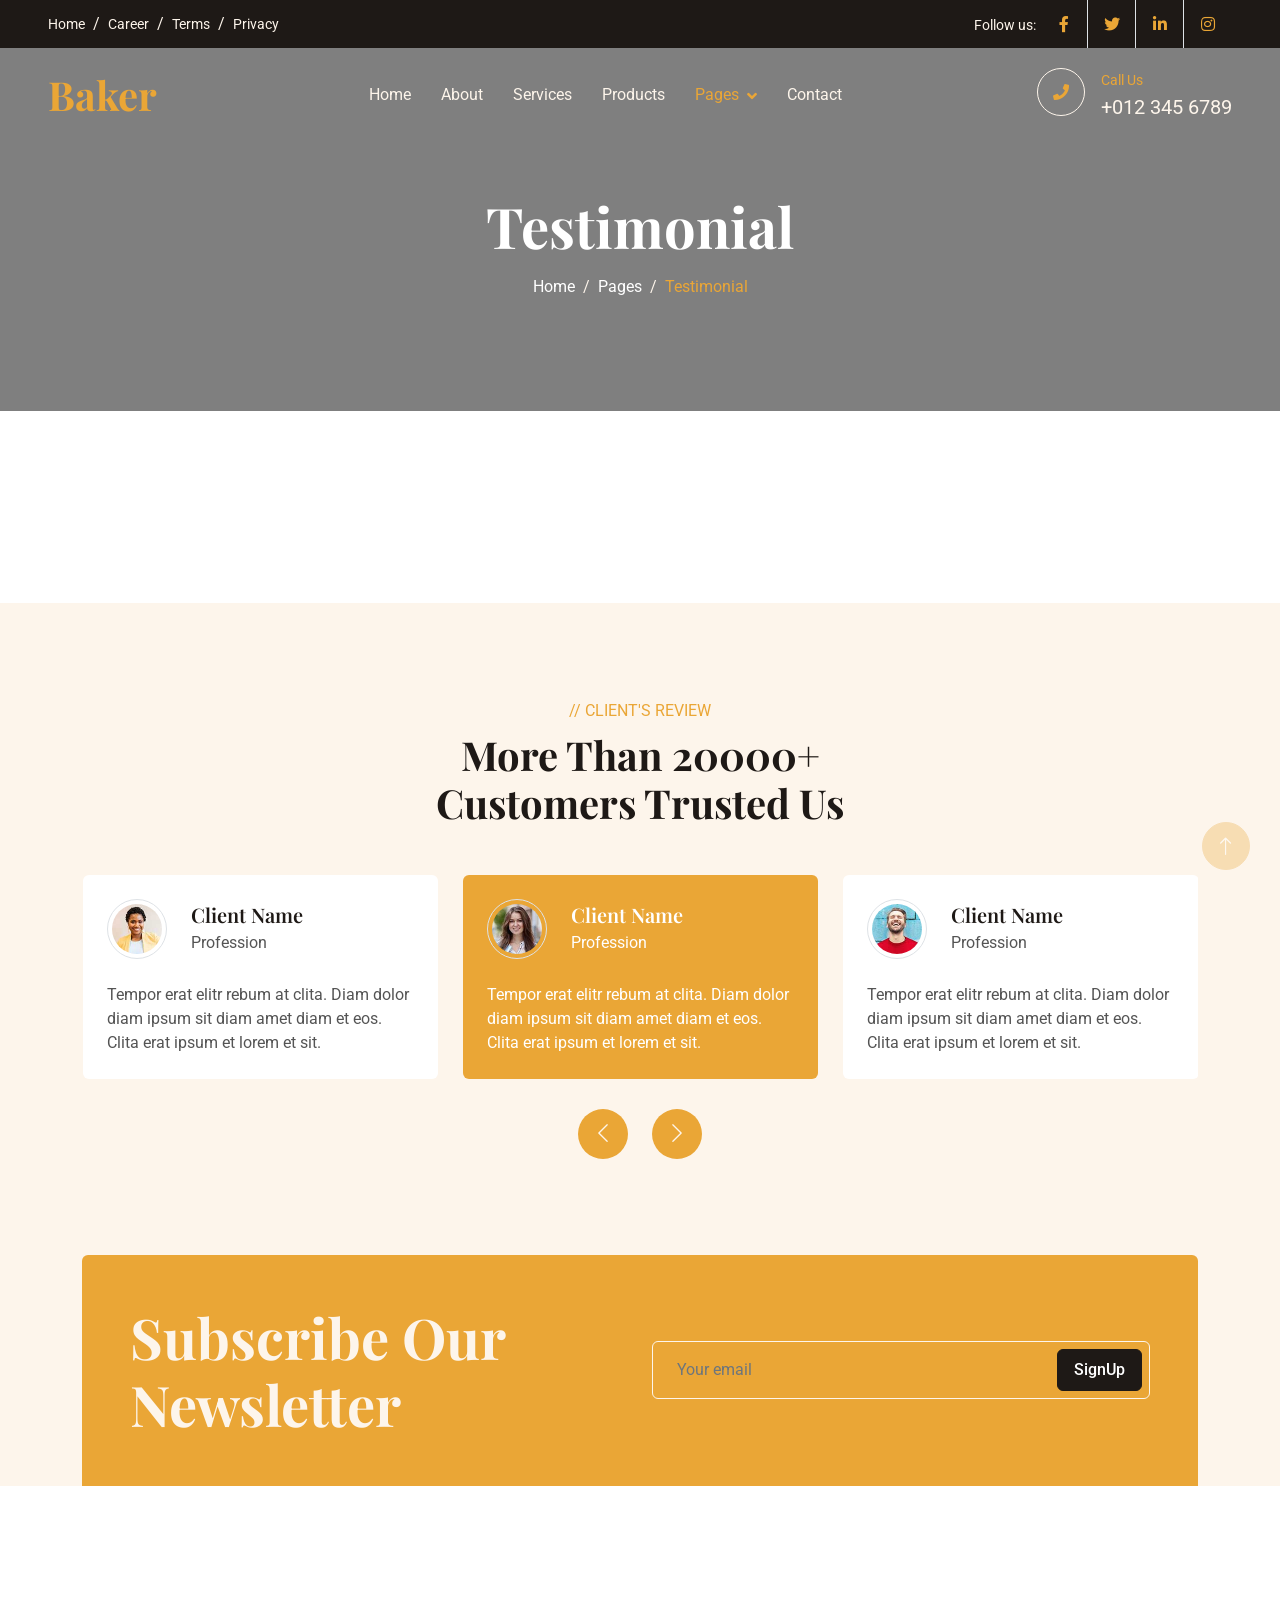
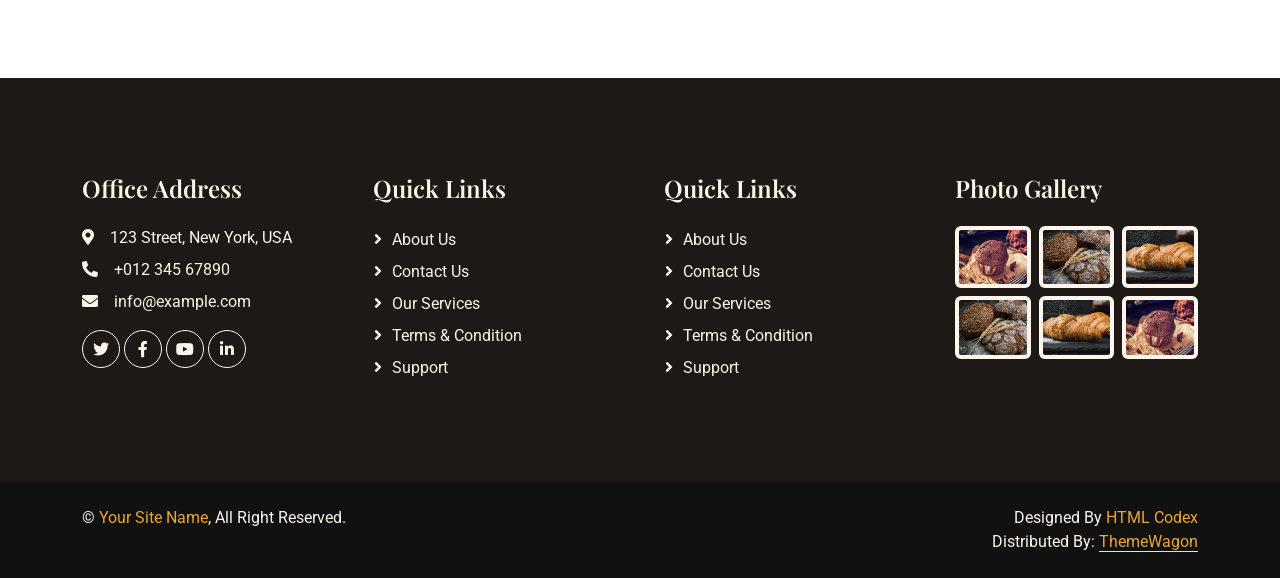
<file: 15PC_BloomBakery/wwwroot/baker-1.0.0/testimonial.html>
<!DOCTYPE html>
<html lang="en">

<head>
    <meta charset="utf-8">
    <title>Baker - Bakery Website Template</title>
    <meta content="width=device-width, initial-scale=1.0" name="viewport">
    <meta content="" name="keywords">
    <meta content="" name="description">

    <!-- Favicon -->
    <link href="img/favicon.ico" rel="icon">

    <!-- Google Web Fonts -->
    <link rel="preconnect" href="https://fonts.googleapis.com">
    <link rel="preconnect" href="https://fonts.gstatic.com" crossorigin>
    <link href="https://fonts.googleapis.com/css2?family=Roboto:wght@400;500&family=Playfair+Display:wght@600;700&display=swap" rel="stylesheet"> 

    <!-- Icon Font Stylesheet -->
    <link href="https://cdnjs.cloudflare.com/ajax/libs/font-awesome/5.10.0/css/all.min.css" rel="stylesheet">
    <link href="https://cdn.jsdelivr.net/npm/bootstrap-icons@1.4.1/font/bootstrap-icons.css" rel="stylesheet">

    <!-- Libraries Stylesheet -->
    <link href="lib/animate/animate.min.css" rel="stylesheet">
    <link href="lib/owlcarousel/assets/owl.carousel.min.css" rel="stylesheet">

    <!-- Customized Bootstrap Stylesheet -->
    <link href="css/bootstrap.min.css" rel="stylesheet">

    <!-- Template Stylesheet -->
    <link href="css/style.css" rel="stylesheet">
</head>

<body>
    <!-- Spinner Start -->
    <div id="spinner" class="show bg-white position-fixed translate-middle w-100 vh-100 top-50 start-50 d-flex align-items-center justify-content-center">
        <div class="spinner-grow text-primary" role="status"></div>
    </div>
    <!-- Spinner End -->


    <!-- Topbar Start -->
    <div class="container-fluid top-bar bg-dark text-light px-0 wow fadeIn" data-wow-delay="0.1s">
        <div class="row gx-0 align-items-center d-none d-lg-flex">
            <div class="col-lg-6 px-5 text-start">
                <ol class="breadcrumb mb-0">
                    <li class="breadcrumb-item"><a class="small text-light" href="#">Home</a></li>
                    <li class="breadcrumb-item"><a class="small text-light" href="#">Career</a></li>
                    <li class="breadcrumb-item"><a class="small text-light" href="#">Terms</a></li>
                    <li class="breadcrumb-item"><a class="small text-light" href="#">Privacy</a></li>
                </ol>
            </div>
            <div class="col-lg-6 px-5 text-end">
                <small>Follow us:</small>
                <div class="h-100 d-inline-flex align-items-center">
                    <a class="btn-lg-square text-primary border-end rounded-0" href=""><i class="fab fa-facebook-f"></i></a>
                    <a class="btn-lg-square text-primary border-end rounded-0" href=""><i class="fab fa-twitter"></i></a>
                    <a class="btn-lg-square text-primary border-end rounded-0" href=""><i class="fab fa-linkedin-in"></i></a>
                    <a class="btn-lg-square text-primary pe-0" href=""><i class="fab fa-instagram"></i></a>
                </div>
            </div>
        </div>
    </div>
    <!-- Topbar End -->


    <!-- Navbar Start -->
    <nav class="navbar navbar-expand-lg navbar-dark fixed-top py-lg-0 px-lg-5 wow fadeIn" data-wow-delay="0.1s">
        <a href="index.html" class="navbar-brand ms-4 ms-lg-0">
            <h1 class="text-primary m-0">Baker</h1>
        </a>
        <button type="button" class="navbar-toggler me-4" data-bs-toggle="collapse" data-bs-target="#navbarCollapse">
            <span class="navbar-toggler-icon"></span>
        </button>
        <div class="collapse navbar-collapse" id="navbarCollapse">
            <div class="navbar-nav mx-auto p-4 p-lg-0">
                <a href="index.html" class="nav-item nav-link">Home</a>
                <a href="about.html" class="nav-item nav-link">About</a>
                <a href="service.html" class="nav-item nav-link">Services</a>
                <a href="product.html" class="nav-item nav-link">Products</a>
                <div class="nav-item dropdown">
                    <a href="#" class="nav-link dropdown-toggle active" data-bs-toggle="dropdown">Pages</a>
                    <div class="dropdown-menu m-0">
                        <a href="team.html" class="dropdown-item">Our Team</a>
                        <a href="testimonial.html" class="dropdown-item active">Testimonial</a>
                        <a href="404.html" class="dropdown-item">404 Page</a>
                    </div>
                </div>
                <a href="contact.html" class="nav-item nav-link">Contact</a>
            </div>
            <div class=" d-none d-lg-flex">
                <div class="flex-shrink-0 btn-lg-square border border-light rounded-circle">
                    <i class="fa fa-phone text-primary"></i>
                </div>
                <div class="ps-3">
                    <small class="text-primary mb-0">Call Us</small>
                    <p class="text-light fs-5 mb-0">+012 345 6789</p>
                </div>
            </div>
        </div>
    </nav>
    <!-- Navbar End -->


    <!-- Page Header Start -->
    <div class="container-fluid page-header py-6 wow fadeIn" data-wow-delay="0.1s">
        <div class="container text-center pt-5 pb-3">
            <h1 class="display-4 text-white animated slideInDown mb-3">Testimonial</h1>
            <nav aria-label="breadcrumb animated slideInDown">
                <ol class="breadcrumb justify-content-center mb-0">
                    <li class="breadcrumb-item"><a class="text-white" href="#">Home</a></li>
                    <li class="breadcrumb-item"><a class="text-white" href="#">Pages</a></li>
                    <li class="breadcrumb-item text-primary active" aria-current="page">Testimonial</li>
                </ol>
            </nav>
        </div>
    </div>
    <!-- Page Header End -->


    <!-- Testimonial Start -->
    <div class="container-xxl bg-light my-6 py-6 pb-0" style="margin: 12rem 0;">
        <div class="container">
            <div class="text-center mx-auto mb-5 wow fadeInUp" data-wow-delay="0.1s" style="max-width: 500px;">
                <p class="text-primary text-uppercase mb-2">// Client's Review</p>
                <h1 class="display-6 mb-4">More Than 20000+ Customers Trusted Us</h1>
            </div>
            <div class="owl-carousel testimonial-carousel wow fadeInUp" data-wow-delay="0.1s">
                <div class="testimonial-item bg-white rounded p-4">
                    <div class="d-flex align-items-center mb-4">
                        <img class="flex-shrink-0 rounded-circle border p-1" src="img/testimonial-1.jpg" alt="">
                        <div class="ms-4">
                            <h5 class="mb-1">Client Name</h5>
                            <span>Profession</span>
                        </div>
                    </div>
                    <p class="mb-0">Tempor erat elitr rebum at clita. Diam dolor diam ipsum sit diam amet diam et eos. Clita erat ipsum et lorem et sit.</p>
                </div>
                <div class="testimonial-item bg-white rounded p-4">
                    <div class="d-flex align-items-center mb-4">
                        <img class="flex-shrink-0 rounded-circle border p-1" src="img/testimonial-2.jpg" alt="">
                        <div class="ms-4">
                            <h5 class="mb-1">Client Name</h5>
                            <span>Profession</span>
                        </div>
                    </div>
                    <p class="mb-0">Tempor erat elitr rebum at clita. Diam dolor diam ipsum sit diam amet diam et eos. Clita erat ipsum et lorem et sit.</p>
                </div>
                <div class="testimonial-item bg-white rounded p-4">
                    <div class="d-flex align-items-center mb-4">
                        <img class="flex-shrink-0 rounded-circle border p-1" src="img/testimonial-3.jpg" alt="">
                        <div class="ms-4">
                            <h5 class="mb-1">Client Name</h5>
                            <span>Profession</span>
                        </div>
                    </div>
                    <p class="mb-0">Tempor erat elitr rebum at clita. Diam dolor diam ipsum sit diam amet diam et eos. Clita erat ipsum et lorem et sit.</p>
                </div>
                <div class="testimonial-item bg-white rounded p-4">
                    <div class="d-flex align-items-center mb-4">
                        <img class="flex-shrink-0 rounded-circle border p-1" src="img/testimonial-4.jpg" alt="">
                        <div class="ms-4">
                            <h5 class="mb-1">Client Name</h5>
                            <span>Profession</span>
                        </div>
                    </div>
                    <p class="mb-0">Tempor erat elitr rebum at clita. Diam dolor diam ipsum sit diam amet diam et eos. Clita erat ipsum et lorem et sit.</p>
                </div>
            </div>
            <div class="bg-primary text-light rounded-top p-5 my-6 mb-0 wow fadeInUp" data-wow-delay="0.1s">
                <div class="row align-items-center">
                    <div class="col-md-6">
                        <h1 class="display-4 text-light mb-0">Subscribe Our Newsletter</h1>
                    </div>
                    <div class="col-md-6 text-md-end">
                        <div class="position-relative">
                            <input class="form-control bg-transparent border-light w-100 py-3 ps-4 pe-5" type="text" placeholder="Your email">
                            <button type="button" class="btn btn-dark py-2 px-3 position-absolute top-0 end-0 mt-2 me-2">SignUp</button>
                        </div>
                    </div>
                </div>
            </div>
        </div>
    </div>
    <!-- Testimonial End -->


    <!-- Footer Start -->
    <div class="container-fluid bg-dark text-light footer my-6 mb-0 py-5 wow fadeIn" data-wow-delay="0.1s">
        <div class="container py-5">
            <div class="row g-5">
                <div class="col-lg-3 col-md-6">
                    <h4 class="text-light mb-4">Office Address</h4>
                    <p class="mb-2"><i class="fa fa-map-marker-alt me-3"></i>123 Street, New York, USA</p>
                    <p class="mb-2"><i class="fa fa-phone-alt me-3"></i>+012 345 67890</p>
                    <p class="mb-2"><i class="fa fa-envelope me-3"></i>info@example.com</p>
                    <div class="d-flex pt-2">
                        <a class="btn btn-square btn-outline-light rounded-circle me-1" href=""><i class="fab fa-twitter"></i></a>
                        <a class="btn btn-square btn-outline-light rounded-circle me-1" href=""><i class="fab fa-facebook-f"></i></a>
                        <a class="btn btn-square btn-outline-light rounded-circle me-1" href=""><i class="fab fa-youtube"></i></a>
                        <a class="btn btn-square btn-outline-light rounded-circle me-0" href=""><i class="fab fa-linkedin-in"></i></a>
                    </div>
                </div>
                <div class="col-lg-3 col-md-6">
                    <h4 class="text-light mb-4">Quick Links</h4>
                    <a class="btn btn-link" href="">About Us</a>
                    <a class="btn btn-link" href="">Contact Us</a>
                    <a class="btn btn-link" href="">Our Services</a>
                    <a class="btn btn-link" href="">Terms & Condition</a>
                    <a class="btn btn-link" href="">Support</a>
                </div>
                <div class="col-lg-3 col-md-6">
                    <h4 class="text-light mb-4">Quick Links</h4>
                    <a class="btn btn-link" href="">About Us</a>
                    <a class="btn btn-link" href="">Contact Us</a>
                    <a class="btn btn-link" href="">Our Services</a>
                    <a class="btn btn-link" href="">Terms & Condition</a>
                    <a class="btn btn-link" href="">Support</a>
                </div>
                <div class="col-lg-3 col-md-6">
                    <h4 class="text-light mb-4">Photo Gallery</h4>
                    <div class="row g-2">
                        <div class="col-4">
                            <img class="img-fluid bg-light rounded p-1" src="img/product-1.jpg" alt="Image">
                        </div>
                        <div class="col-4">
                            <img class="img-fluid bg-light rounded p-1" src="img/product-2.jpg" alt="Image">
                        </div>
                        <div class="col-4">
                            <img class="img-fluid bg-light rounded p-1" src="img/product-3.jpg" alt="Image">
                        </div>
                        <div class="col-4">
                            <img class="img-fluid bg-light rounded p-1" src="img/product-2.jpg" alt="Image">
                        </div>
                        <div class="col-4">
                            <img class="img-fluid bg-light rounded p-1" src="img/product-3.jpg" alt="Image">
                        </div>
                        <div class="col-4">
                            <img class="img-fluid bg-light rounded p-1" src="img/product-1.jpg" alt="Image">
                        </div>
                    </div>
                </div>
            </div>
        </div>
    </div>
    <!-- Footer End -->


    <!-- Copyright Start -->
    <div class="container-fluid copyright text-light py-4 wow fadeIn" data-wow-delay="0.1s">
        <div class="container">
            <div class="row">
                <div class="col-md-6 text-center text-md-start mb-3 mb-md-0">
                    &copy; <a href="#">Your Site Name</a>, All Right Reserved.
                </div>
                <div class="col-md-6 text-center text-md-end">
                    <!--/*** This template is free as long as you keep the footer author’s credit link/attribution link/backlink. If you'd like to use the template without the footer author’s credit link/attribution link/backlink, you can purchase the Credit Removal License from "https://htmlcodex.com/credit-removal". Thank you for your support. ***/-->
                    Designed By <a href="https://htmlcodex.com">HTML Codex</a>
                    <br>Distributed By: <a class="border-bottom" href="https://themewagon.com" target="_blank">ThemeWagon</a>
                </div>
            </div>
        </div>
    </div>
    <!-- Copyright End -->


    <!-- Back to Top -->
    <a href="#" class="btn btn-lg btn-primary btn-lg-square rounded-circle back-to-top"><i class="bi bi-arrow-up"></i></a>


    <!-- JavaScript Libraries -->
    <script src="https://code.jquery.com/jquery-3.4.1.min.js"></script>
    <script src="https://cdn.jsdelivr.net/npm/bootstrap@5.0.0/dist/js/bootstrap.bundle.min.js"></script>
    <script src="lib/wow/wow.min.js"></script>
    <script src="lib/easing/easing.min.js"></script>
    <script src="lib/waypoints/waypoints.min.js"></script>
    <script src="lib/counterup/counterup.min.js"></script>
    <script src="lib/owlcarousel/owl.carousel.min.js"></script>

    <!-- Template Javascript -->
    <script src="js/main.js"></script>
</body>

</html>
</file>
<file: 15PC_BloomBakery/wwwroot/baker-1.0.0/css/style.css>
/********** Template CSS **********/
:root {
    --primary: #EAA636;
    --secondary: #545454;
    --light: #FDF5EB;
    --dark: #1E1916;
}

h4,
h5,
h6,
.h4,
.h5,
.h6 {
    font-weight: 600 !important;
}

.py-6 {
    padding-top: 6rem;
    padding-bottom: 6rem;
}

.my-6 {
    margin-top: 6rem;
    margin-bottom: 6rem;
}

.back-to-top {
    position: fixed;
    display: none;
    right: 30px;
    bottom: 30px;
    z-index: 99;
}


/*** Spinner ***/
#spinner {
    opacity: 0;
    visibility: hidden;
    transition: opacity .5s ease-out, visibility 0s linear .5s;
    z-index: 99999;
}

#spinner.show {
    transition: opacity .5s ease-out, visibility 0s linear 0s;
    visibility: visible;
    opacity: 1;
}


/*** Button ***/
.btn {
    font-weight: 500;
    transition: .5s;
}

.btn.btn-primary {
    color: #FFFFFF;
}

.btn-square {
    width: 38px;
    height: 38px;
}

.btn-sm-square {
    width: 32px;
    height: 32px;
}

.btn-lg-square {
    width: 48px;
    height: 48px;
}

.btn-square,
.btn-sm-square,
.btn-lg-square {
    padding: 0;
    display: flex;
    align-items: center;
    justify-content: center;
    font-weight: normal;
}


/*** Navbar ***/
.navbar .dropdown-toggle::after {
    border: none;
    content: "\f107";
    font-family: "Font Awesome 5 Free";
    font-weight: 900;
    vertical-align: middle;
    margin-left: 8px;
}

.navbar .navbar-nav .nav-link {
    padding: 35px 15px;
    color: var(--light);
    outline: none;
}

.navbar .navbar-nav .nav-link:hover,
.navbar .navbar-nav .nav-link.active {
    color: var(--primary);
}

.navbar.fixed-top {
    transition: .5s;
}

@media (max-width: 991.98px) {
    .navbar .navbar-nav {
        margin-top: 10px;
        border-top: 1px solid rgba(255, 255, 255, .3);
        background: var(--dark);
    }

    .navbar .navbar-nav .nav-link {
        padding: 10px 0;
    }
}

@media (min-width: 992px) {
    .navbar .nav-item .dropdown-menu {
        display: block;
        visibility: hidden;
        top: 100%;
        transform: rotateX(-75deg);
        transform-origin: 0% 0%;
        transition: .5s;
        opacity: 0;
    }

    .navbar .nav-item:hover .dropdown-menu {
        transform: rotateX(0deg);
        visibility: visible;
        transition: .5s;
        opacity: 1;
    }
}


/*** Header ***/
.header-carousel .owl-carousel-inner {
    position: absolute;
    width: 100%;
    height: 100%;
    top: 0;
    left: 0;
    display: flex;
    align-items: center;
    background: rgba(0, 0, 0, .5);
}

@media (max-width: 768px) {
    .header-carousel .owl-carousel-item {
        position: relative;
        min-height: 600px;
    }

    .header-carousel .owl-carousel-item img {
        position: absolute;
        width: 100%;
        height: 100%;
        object-fit: cover;
    }

    .header-carousel .owl-carousel-item p {
        font-size: 16px !important;
    }
}

.header-carousel .owl-nav {
    position: relative;
    width: 80px;
    height: 80px;
    margin: -40px auto 0 auto;
    display: flex;
    justify-content: center;
    align-items: center;
}

.header-carousel .owl-nav::before {
    position: absolute;
    content: "";
    width: 100%;
    height: 100%;
    top: 0;
    left: 0;
    background: #FFFFFF;
    transform: rotate(45deg);
}

.header-carousel .owl-nav .owl-prev,
.header-carousel .owl-nav .owl-next {
    position: relative;
    font-size: 40px;
    color: var(--primary);
    transition: .5s;
    z-index: 1;
}

.header-carousel .owl-nav .owl-prev:hover,
.header-carousel .owl-nav .owl-next:hover {
    color: var(--dark);
}

.page-header {
    margin-bottom: 6rem;
    background: linear-gradient(rgba(0, 0, 0, .5), rgba(0, 0, 0, .5)), url(https://images.pexels.com/photos/34273597/pexels-photo-34273597.jpeg) center center no-repeat;
    background-size: cover;
}

.breadcrumb-item+.breadcrumb-item::before {
    color: var(--light);
}


/*** Facts ***/
.fact-item {
    transition: .5s;
}

.fact-item:hover {
    margin-top: -10px;
    background: #FFFFFF !important;
    box-shadow: 0 0 45px rgba(0, 0, 0, .07);
}


/*** About ***/
.img-twice::before {
    position: absolute;
    content: "";
    width: 60%;
    height: 80%;
    top: 10%;
    left: 20%;
    background: var(--primary);
    border: 25px solid var(--light);
    border-radius: 6px;
    z-index: -1;
}


/*** Product ***/
.product-item {
    transition: .5s;
}

.product-item:hover {
    background: var(--primary) !important;
}

.product-item:hover * {
    color: var(--light);
}

.product-item:hover .border-primary {
    border-color: var(--light) !important;
}

.product-item .product-overlay {
    position: absolute;
    width: 100%;
    height: 0;
    top: 0;
    left: 0;
    display: flex;
    align-items: center;
    justify-content: center;
    background: rgba(0, 0, 0, .5);
    overflow: hidden;
    opacity: 0;
    transition: .5s;
}

.product-item:hover .product-overlay {
    height: 100%;
    opacity: 1;
}


/*** Team ***/
.team-item .team-text {
    position: relative;
    height: 100px;
    overflow: hidden;
}

.team-item .team-title {
    position: absolute;
    width: 100%;
    height: 100%;
    top: 0;
    left: 0;
    display: flex;
    flex-direction: column;
    align-items: center;
    justify-content: center;
    background: var(--light);
    transition: .5s;
}

.team-item:hover .team-title {
    top: -100px;
}

.team-item .team-social {
    position: absolute;
    width: 100%;
    height: 100%;
    top: 100px;
    left: 0;
    display: flex;
    align-items: center;
    justify-content: center;
    background: var(--primary);
    transition: .5s;
}

.team-item .team-social .btn {
    margin: 0 3px;
}

.team-item:hover .team-social {
    top: 0;
}


/*** Testimonial ***/
.testimonial-carousel .owl-item .testimonial-item img {
    width: 60px;
    height: 60px;
}

.testimonial-carousel .owl-item .testimonial-item,
.testimonial-carousel .owl-item .testimonial-item * {
    transition: .5s;
}

.testimonial-carousel .owl-item.center .testimonial-item {
    background: var(--primary) !important;
}

.testimonial-carousel .owl-item.center .testimonial-item * {
    color: #FFFFFF !important;
}

.testimonial-carousel .owl-nav {
    margin-top: 30px;
    display: flex;
    justify-content: center;
}

.testimonial-carousel .owl-nav .owl-prev,
.testimonial-carousel .owl-nav .owl-next {
    margin: 0 12px;
    width: 50px;
    height: 50px;
    display: flex;
    align-items: center;
    justify-content: center;
    border-radius: 50px;
    font-size: 22px;
    color: var(--light);
    background: var(--primary);
    transition: .5s;
}

.testimonial-carousel .owl-nav .owl-prev:hover,
.testimonial-carousel .owl-nav .owl-next:hover {
    color: var(--primary);
    background: var(--dark);
}


/*** Footer ***/
.footer .btn.btn-link {
    display: block;
    margin-bottom: 5px;
    padding: 0;
    text-align: left;
    color: var(--light);
    font-weight: normal;
    text-transform: capitalize;
    transition: .3s;
}

.footer .btn.btn-link::before {
    position: relative;
    content: "\f105";
    font-family: "Font Awesome 5 Free";
    font-weight: 900;
    color: var(--light);
    margin-right: 10px;
}

.footer .btn.btn-link:hover {
    color: var(--primary);
    letter-spacing: 1px;
    box-shadow: none;
}

.copyright {
    background: #111111;
}

.copyright a {
    color: var(--primary);
}

.copyright a:hover {
    color: var(--light);
}
</file>
<file: 15PC_BloomBakery/wwwroot/Admin/horizontal/assets/css/theme.min.css>
@import url("https://fonts.googleapis.com/css?family=Open+Sans:400,600,700&display=swap");.topnav{background:#fff;padding:0 calc(24px / 2);-webkit-box-shadow:0 2px 2px rgba(0,0,0,0.05),0 1px 0 rgba(0,0,0,0.05);box-shadow:0 2px 2px rgba(0,0,0,0.05),0 1px 0 rgba(0,0,0,0.05)}.topnav .topnav-menu{margin:0;padding:0}.topnav .navbar-nav .nav-link{font-size:.9375rem;position:relative;padding:1rem 1.3rem}@media (min-width: 1200px){.container-fluid{max-width:85%}}@media (min-width: 992px){.topnav .navbar-nav .nav-item:first-of-type .nav-link{padding-left:0}.topnav .dropdown-item{padding:.5rem 1.5rem;min-width:180px}.topnav .dropdown .dropdown-menu{margin-top:0;border-radius:0 0 .2rem .2rem}.topnav .dropdown .dropdown-menu .arrow-down::after{right:15px;-webkit-transform:rotate(-135deg) translateY(-50%);transform:rotate(-135deg) translateY(-50%);position:absolute}.topnav .dropdown .dropdown-menu .dropdown .dropdown-menu{position:absolute;top:0;left:100%;display:none}.topnav .dropdown:hover>.dropdown-menu{display:block}.topnav .dropdown:hover>.dropdown-menu>.dropdown:hover>.dropdown-menu{display:block}.navbar-toggle{display:none}}.arrow-down{display:inline-block}.arrow-down:after{border-color:initial;border-style:solid;border-width:0 0 1px 1px;content:"";height:.4em;display:inline-block;right:5px;top:50%;margin-left:10px;-webkit-transform:rotate(-45deg) translateY(-50%);transform:rotate(-45deg) translateY(-50%);-webkit-transform-origin:top;transform-origin:top;-webkit-transition:all .3s ease-out;transition:all .3s ease-out;width:.4em}@media (max-width: 1199.98px){.topnav-menu .navbar-nav li:last-of-type .dropdown .dropdown-menu{right:100%;left:auto}}@media (max-width: 991.98px){.topnav{max-height:360px;overflow-y:auto}.topnav .navbar-nav .nav-link{padding:0.75rem 1.1rem}.topnav .dropdown .dropdown-menu{background-color:transparent;border:none;-webkit-box-shadow:none;box-shadow:none;padding-left:15px}.topnav .dropdown .dropdown-item{position:relative;background-color:transparent}.topnav .dropdown .dropdown-item.active,.topnav .dropdown .dropdown-item:active{color:#7266bb}.topnav .arrow-down::after{right:15px;position:absolute}}#page-topbar{top:0;right:0;left:0;z-index:999;background-color:#2f4050;padding:0 calc(24px / 2)}.navbar-header{display:-webkit-box;display:-ms-flexbox;display:flex;-ms-flex-pack:justify;-webkit-box-pack:justify;justify-content:space-between;-webkit-box-align:center;-ms-flex-align:center;align-items:center;margin:0 auto;height:70px}.navbar-header .dropdown.show .header-item{background-color:rgba(255,255,255,0.15)}@media (min-width: 1200px){.navbar-header{max-width:85%}}.navbar-brand-box{padding-left:calc(24px / 2);text-align:center}.logo{line-height:70px;color:#fff !important;font-size:20px;text-transform:uppercase;font-weight:700}.logo i{font-size:22px}.page-title-box{padding-bottom:24px}.page-title-box .breadcrumb{background-color:transparent;padding:0}@media (max-width: 992px){.navbar-brand-box{padding-left:0}.logo{padding-right:15px}.logo span{display:none}.logo i{display:inline-block}}.page-content{padding:24px calc(24px / 2) 60px calc(24px / 2)}.header-item{height:70px;-webkit-box-shadow:none !important;box-shadow:none !important;color:#fff;border:0}.header-item:hover{color:#fff}.header-profile-user{height:36px;width:36px;background-color:rgba(255,255,255,0.5);padding:3px}.noti-icon i{font-size:24px;color:#fff}.noti-icon .badge{position:absolute;top:12px}.notification-item .media{padding:0.75rem 1rem}.notification-item .media:hover{background-color:#f8f9fa}.footer{border-top:1px solid #dee2e6;bottom:0;padding:19px 12px 20px;position:absolute;right:0;color:#6c757d;left:0}.avatar-xs{height:2rem;width:2rem}.avatar-sm{height:3rem;width:3rem}.avatar-md{height:4.5rem;width:4.5rem}.avatar-lg{height:6rem;width:6rem}.avatar-xl{height:7.5rem;width:7.5rem}.avatar-title{-webkit-box-align:center;-ms-flex-align:center;align-items:center;background-color:#7266bb;color:#fff;display:-webkit-box;display:-ms-flexbox;display:flex;font-weight:700;height:100%;-webkit-box-pack:center;-ms-flex-pack:center;justify-content:center;width:100%}.font-family-secondary{font-family:"Open Sans",sans-serif}.font-size-12{font-size:12px !important}.font-size-13{font-size:13px !important}.font-size-14{font-size:14px !important}.font-size-15{font-size:15px !important}.font-size-16{font-size:16px !important}.font-size-17{font-size:17px !important}.font-size-18{font-size:18px !important}.font-size-20{font-size:20px !important}.font-size-22{font-size:22px !important}.social-list-item{height:2rem;width:2rem;line-height:calc(2rem - 2px);display:block;border:1px solid #747a80;border-radius:50%;color:#747a80;text-align:center}.scrollspy-example{position:relative;height:200px;margin-top:.5rem;overflow:auto}.icons-list{color:#6c757d}.icons-list div{cursor:pointer;line-height:45px;white-space:nowrap;text-overflow:ellipsis;display:block;overflow:hidden;text-align:center}.icons-list i{font-size:22px;line-height:30px;display:block}.button-examples{margin-left:-5px;margin-bottom:-10px}.button-examples .btn{margin-bottom:10px;margin-left:5px}@media print{.left-side-menu,.page-title-box,.navbar-header,.footer{display:none !important}.card-body,.page-content,body{padding:0 !important;margin:0}}[data-simplebar]{position:relative;-webkit-box-orient:vertical;-webkit-box-direction:normal;-ms-flex-direction:column;flex-direction:column;-ms-flex-wrap:wrap;flex-wrap:wrap;-webkit-box-pack:start;-ms-flex-pack:start;justify-content:flex-start;-ms-flex-line-pack:start;align-content:flex-start;-webkit-box-align:start;-ms-flex-align:start;align-items:flex-start}.simplebar-wrapper{overflow:hidden;width:inherit;height:inherit;max-width:inherit;max-height:inherit}.simplebar-mask{direction:inherit;position:absolute;overflow:hidden;padding:0;margin:0;left:0;top:0;bottom:0;right:0;width:auto !important;height:auto !important;z-index:0}.simplebar-offset{direction:inherit !important;-webkit-box-sizing:inherit !important;box-sizing:inherit !important;resize:none !important;position:absolute;top:0;left:0;bottom:0;right:0;padding:0;margin:0;-webkit-overflow-scrolling:touch}.simplebar-content-wrapper{direction:inherit;-webkit-box-sizing:border-box !important;box-sizing:border-box !important;position:relative;display:block;height:100%;width:auto;visibility:visible;overflow:auto;max-width:100%;max-height:100%}.simplebar-content:before,.simplebar-content:after{content:' ';display:table}.simplebar-placeholder{max-height:100%;max-width:100%;width:100%;pointer-events:none}.simplebar-height-auto-observer-wrapper{-webkit-box-sizing:inherit !important;box-sizing:inherit !important;height:100%;width:100%;max-width:1px;position:relative;float:left;max-height:1px;overflow:hidden;z-index:-1;padding:0;margin:0;pointer-events:none;-webkit-box-flex:inherit;-ms-flex-positive:inherit;flex-grow:inherit;-ms-flex-negative:0;flex-shrink:0;-ms-flex-preferred-size:0;flex-basis:0}.simplebar-height-auto-observer{-webkit-box-sizing:inherit;box-sizing:inherit;display:block;opacity:0;position:absolute;top:0;left:0;height:1000%;width:1000%;min-height:1px;min-width:1px;overflow:hidden;pointer-events:none;z-index:-1}.simplebar-track{z-index:1;position:absolute;right:0;bottom:0;pointer-events:none;overflow:hidden}[data-simplebar].simplebar-dragging .simplebar-track{pointer-events:all}.simplebar-scrollbar{position:absolute;right:2px;width:4px;min-height:10px}.simplebar-scrollbar:before{position:absolute;content:'';background:#a2adb7;border-radius:3px;left:0;right:0;opacity:0;-webkit-transition:opacity 0.2s linear;transition:opacity 0.2s linear}.simplebar-track .simplebar-scrollbar.simplebar-visible:before{opacity:0.5;-webkit-transition:opacity 0s linear;transition:opacity 0s linear}.simplebar-track.simplebar-vertical{top:0;width:11px}.simplebar-track.simplebar-vertical .simplebar-scrollbar:before{top:2px;bottom:2px}.simplebar-track.simplebar-horizontal{left:0;height:11px}.simplebar-track.simplebar-horizontal .simplebar-scrollbar:before{height:100%;left:2px;right:2px}.simplebar-track.simplebar-horizontal .simplebar-scrollbar{right:auto;left:0;top:2px;height:7px;min-height:0;min-width:10px;width:auto}[data-simplebar-direction='rtl'] .simplebar-track.simplebar-vertical{right:auto;left:0}.hs-dummy-scrollbar-size{direction:rtl;position:fixed;opacity:0;visibility:hidden;height:500px;width:500px;overflow-y:hidden;overflow-x:scroll}.custom-scroll{height:100%}.swal2-modal{font-family:"Open Sans",sans-serif;-webkit-box-shadow:0 10px 33px rgba(0,0,0,0.1);box-shadow:0 10px 33px rgba(0,0,0,0.1)}.swal2-modal .swal2-title{font-size:24px}.swal2-modal .swal2-content{font-size:16px}.swal2-modal .swal2-spacer{margin:10px 0}.swal2-modal .swal2-file,.swal2-modal .swal2-input,.swal2-modal .swal2-textarea{border:2px solid #dee2e6;font-size:16px;-webkit-box-shadow:none;box-shadow:none}.swal2-modal .swal2-confirm.btn-confirm{background-color:#7266bb !important;font-size:.8125rem}.swal2-modal .swal2-cancel.btn-cancel{background-color:#f15050 !important;font-size:.8125rem}.swal2-modal .swal2-styled:focus{-webkit-box-shadow:none !important;box-shadow:none !important}.swal2-icon.swal2-question{color:#7266bb;border-color:#7266bb}.swal2-icon.swal2-success{border-color:#2ac14e}.swal2-icon.swal2-success .line,.swal2-icon.swal2-success [class^=swal2-success-line][class$=long],.swal2-icon.swal2-success [class^=swal2-success-line]{background-color:#2ac14e}.swal2-icon.swal2-success .placeholder,.swal2-icon.swal2-success .swal2-success-ring{border-color:#2ac14e}.swal2-icon.swal2-warning{color:#f8ac5a;border-color:#f8ac5a}.swal2-icon.swal2-error{border-color:#f15050}.swal2-icon.swal2-error .line{background-color:#f15050}.swal2-icon.swal2-info{color:#23b5e2;border-color:#23b5e2}.swal2-icon.swal2-info{border-color:#23b5e2}.swal2-icon.swal2-info .line{background-color:#23b5e2}.swal2-modal .swal2-file:focus,.swal2-modal .swal2-input:focus,.swal2-modal .swal2-textarea:focus{outline:0;border:2px solid #7266bb}.swal2-container.swal2-shown{background-color:rgba(61,66,85,0.5)}.morris-chart text{font-family:"Open Sans",sans-serif !important}.morris-hover{position:absolute;z-index:10}.morris-hover.morris-default-style{font-size:12px;text-align:center;border-radius:5px;padding:10px 12px;background:#3d4255;color:#fff;font-family:"Open Sans",sans-serif}.morris-hover.morris-default-style .morris-hover-row-label{font-weight:bold;margin:0.25em 0;font-family:"Open Sans",sans-serif}.morris-hover.morris-default-style .morris-hover-point{white-space:nowrap;margin:0.1em 0;color:#fff}.jqstooltip{-webkit-box-sizing:content-box;box-sizing:content-box;width:auto !important;height:auto !important;background-color:#3d4255 !important;-webkit-box-shadow:0 4px 18px rgba(0,0,0,0.11);box-shadow:0 4px 18px rgba(0,0,0,0.11);padding:5px 10px !important;border-radius:3px;border-color:#3d4255 !important}.jqsfield{color:#fff !important;font-size:12px !important;line-height:18px !important;font-family:"Open Sans",sans-serif !important;font-weight:500 !important}[data-plugin="knob"]{font-family:"Open Sans",sans-serif !important;font-weight:500 !important}.dataTables_wrapper.container-fluid{padding:0}table.dataTable{border-collapse:collapse !important;margin-bottom:15px !important}table.dataTable tbody>tr.selected,table.dataTable tbody>tr>.selected{background-color:#7266bb}table.dataTable tbody>tr.selected td,table.dataTable tbody>tr>.selected td{border-color:#7266bb}table.dataTable tbody td:focus{outline:none !important}table.dataTable tbody th.focus,table.dataTable tbody td.focus{outline:2px solid #7266bb !important;outline-offset:-1px;color:#7266bb;background-color:rgba(114,102,187,0.15)}.dataTables_info{font-weight:500}table.dataTable.dtr-inline.collapsed>tbody>tr[role=row]>td:first-child:before,table.dataTable.dtr-inline.collapsed>tbody>tr[role=row]>th:first-child:before{-webkit-box-shadow:0 4px 18px rgba(0,0,0,0.11);box-shadow:0 4px 18px rgba(0,0,0,0.11);background-color:#2ac14e;top:.75rem}table.dataTable.dtr-inline.collapsed>tbody>tr.parent>td:first-child:before,table.dataTable.dtr-inline.collapsed>tbody>tr.parent>th:first-child:before{background-color:#f15050;top:.75rem}div.dt-button-info{background-color:#7266bb;border:none;color:#fff;-webkit-box-shadow:none;box-shadow:none;border-radius:3px;text-align:center;z-index:21}div.dt-button-info h2{border-bottom:none;background-color:rgba(255,255,255,0.2);color:#fff}@media (max-width: 767.98px){li.paginate_button.previous,li.paginate_button.next{display:inline-block;font-size:1.5rem}li.paginate_button{display:none}.dataTables_paginate ul{text-align:center;display:block;margin:1rem 0 0 !important}div.dt-buttons{display:inline-table;margin-bottom:1rem}}.activate-select .sorting_1{background-color:#f8f9fa}.calendar{float:left;margin-bottom:0}.none-border .modal-footer{border-top:none}.fc-toolbar{margin-bottom:5px}.fc-toolbar h2{font-size:16px;font-weight:600;line-height:30px;text-transform:uppercase}.fc-day{background:#fff}.fc-toolbar .fc-state-active,.fc-toolbar .ui-state-active,.fc-toolbar button:focus,.fc-toolbar button:hover,.fc-toolbar .ui-state-hover{z-index:0}.fc-widget-header{border:1px solid #ced4da;background-color:#e9ecef}.fc-widget-content{border:1px solid #ced4da}.fc th.fc-widget-header{font-size:14px;line-height:20px;padding:10px 0;font-weight:600;text-transform:uppercase}.fc-button{background:#fff;border:1px solid #ced4da;color:#495057;text-transform:capitalize}.fc-text-arrow{font-family:arial;font-size:16px}.fc-state-hover{background:#ced4da}.fc-state-highlight{background:#f0f0f0}.fc-cell-overlay{background:#f0f0f0}.fc-unthemed .fc-today{background:#fff}.fc-event{border-radius:3px;border:none;cursor:move;font-size:13px;margin:5px 0;padding:5px 10px;background-color:#e4e2f2;color:#7266bb !important;border-left:3px solid #7266bb}.fc-event.ui-draggable{padding:10px}.external-event{color:#fff;cursor:move;margin:10px 0;padding:6px 10px}.fc-basic-view td.fc-week-number span{padding-right:5px}.fc-basic-view td.fc-day-number{padding-right:5px}@media (max-width: 767.98px){.fc-toolbar .fc-left,.fc-toolbar .fc-right,.fc-toolbar .fc-center{float:none;display:block;clear:both;margin:10px 0}.fc .fc-toolbar>*>*{float:none}.fc-today-button{display:none}}.gmaps{height:450px;width:100%;border:0}.gmaps-dark{-webkit-filter:grayscale(100%);-moz-filter:grayscale(100%);-ms-filter:grayscale(100%);-o-filter:grayscale(100%);filter:grayscale(100%)}.jvectormap-tip{border:none;background:#343a40;color:#f8f9fa;font-family:"Open Sans",sans-serif;font-size:.8125rem;padding:5px 8px}.select2-container .select2-selection--single{border:1px solid #ced4da;height:35px;outline:none}.select2-container .select2-selection--single .select2-selection__rendered{line-height:33px;padding-left:12px}.select2-container .select2-selection--single .select2-selection__arrow{height:34px;width:34px;right:3px}.select2-container .select2-selection--single .select2-selection__arrow b{border-color:#bdc6cf transparent transparent transparent;border-width:6px 6px 0 6px}.select2-container--open .select2-selection--single .select2-selection__arrow b{border-color:transparent transparent #bdc6cf transparent !important;border-width:0 6px 6px 6px !important}.select2-results__option{padding:6px 12px}.select2-dropdown{border:none;-webkit-box-shadow:0 4px 18px rgba(0,0,0,0.11);box-shadow:0 4px 18px rgba(0,0,0,0.11)}.select2-container--default .select2-search--dropdown{padding:10px;background-color:#f8f9fa}.select2-container--default .select2-search--dropdown .select2-search__field{border:1px solid #dadfe4;outline:none}.select2-container--default .select2-results__option--highlighted[aria-selected]{background-color:#7266bb}.select2-container--default .select2-results__option[aria-selected=true]{background-color:#e9ecef;color:#3d4255}.select2-container--default .select2-results__option[aria-selected=true]:hover{background-color:#7266bb;color:#fff}.select2-container .select2-selection--multiple{min-height:35px;border:1px solid #ced4da !important}.select2-container .select2-selection--multiple .select2-selection__rendered{padding:1px 10px}.select2-container .select2-selection--multiple .select2-search__field{border:0}.select2-container .select2-selection--multiple .select2-selection__choice{background-color:#7266bb;border:none;color:#fff;border-radius:3px;padding:0 7px;margin-top:7px}.select2-container .select2-selection--multiple .select2-selection__choice__remove{color:#fff;margin-right:5px}.select2-container .select2-selection--multiple .select2-selection__choice__remove:hover{color:#fff}.datepicker{padding:10px !important}.datepicker td,.datepicker th{width:30px;height:30px;border-radius:50%}.datepicker table tr td.active.active,.datepicker table tr td.active.disabled,.datepicker table tr td.active.disabled.active,.datepicker table tr td.active.disabled.disabled,.datepicker table tr td.active.disabled:active,.datepicker table tr td.active.disabled:hover,.datepicker table tr td.active.disabled:hover.active,.datepicker table tr td.active.disabled:hover.disabled,.datepicker table tr td.active.disabled:hover:active,.datepicker table tr td.active.disabled:hover:hover,.datepicker table tr td .active.disabled:hover[disabled],.datepicker table tr td .active.disabled[disabled],.datepicker table tr td .active:active,.datepicker table tr td .active:hover,.datepicker table tr td .active:hover.active,.datepicker table tr td .active:hover.disabled,.datepicker table tr td .active:hover:active,.datepicker table tr td .active:hover:hover,.datepicker table tr td .active:hover[disabled],.datepicker table tr td .active[disabled],.datepicker table tr td span.active.active,.datepicker table tr td span.active.disabled,.datepicker table tr td span.active.disabled.active,.datepicker table tr td span.active.disabled.disabled,.datepicker table tr td span.active.disabled:active,.datepicker table tr td span.active.disabled:hover,.datepicker table tr td span.active.disabled:hover.active,.datepicker table tr td span.active.disabled:hover.disabled,.datepicker table tr td span.active.disabled:hover:active,.datepicker table tr td span.active.disabled:hover:hover,.datepicker table tr td span.active.disabled:hover[disabled],.datepicker table tr td span.active.disabled[disabled],.datepicker table tr td span.active:active,.datepicker table tr td span.active:hover,.datepicker table tr td span.active:hover.active,.datepicker table tr td span.active:hover.disabled,.datepicker table tr td span.active:hover:active,.datepicker table tr td span.active:hover:hover,.datepicker table tr td span.active:hover[disabled],.datepicker table tr td span.active[disabled],.datepicker table tr td.today,.datepicker table tr td.today.disabled,.datepicker table tr td.today.disabled:hover,.datepicker table tr td.today:hover{background-color:#7266bb !important;background-image:none !important;color:#fff}.datepicker table tr td.day.focused,.datepicker table tr td.day:hover,.datepicker table tr td span.focused,.datepicker table tr td span:hover{background:#e9ecef}.datepicker table tr td.new,.datepicker table tr td.old,.datepicker table tr td span.new,.datepicker table tr td span.old{color:#495057;opacity:0.4}.datepicker .datepicker-switch:hover,.datepicker .next:hover,.datepicker .prev:hover,.datepicker tfoot tr th:hover{background:#e9ecef}.datepicker .datepicker-switch:hover{background:none}.datepicker-dropdown:after{border-bottom:6px solid #fff}.datepicker-dropdown:before{border-bottom-color:#e9ecef}.datepicker-dropdown.datepicker-orient-top:before{border-top:7px solid #e9ecef}.datepicker-dropdown.datepicker-orient-top:after{border-top:6px solid #fff}.daterangepicker{font-family:"Open Sans",sans-serif;border:0 solid #e9ecef;-webkit-box-shadow:0 4px 18px rgba(0,0,0,0.11);box-shadow:0 4px 18px rgba(0,0,0,0.11);background-color:#fff}.daterangepicker .calendar-table{border:1px solid #fff;background-color:#fff}.daterangepicker .calendar-table td,.daterangepicker .calendar-table th{color:#6c757d}.daterangepicker .calendar-table .next span,.daterangepicker .calendar-table .prev span{border-color:#747a80}.daterangepicker td.in-range{background-color:#edeff1;color:#495057}.daterangepicker td.off,.daterangepicker td.off.end-date,.daterangepicker td.off.in-range,.daterangepicker td.off.start-date{background-color:#fff;color:#3d4255;opacity:0.5}.daterangepicker td.active,.daterangepicker td.active:hover{background-color:#7266bb;color:#fff}.daterangepicker td.available:hover,.daterangepicker th.available:hover{background-color:#7266bb;color:#fff}.daterangepicker:after{border-bottom:6px solid #fff}.daterangepicker:before{border-bottom:7px solid #e9ecef}.daterangepicker .ranges li.active{background-color:#7266bb}.daterangepicker .ranges li:hover{background-color:#f8f9fa}.daterangepicker .drp-buttons{border-top:1px solid #e9ecef}.daterangepicker select.ampmselect,.daterangepicker select.hourselect,.daterangepicker select.minuteselect,.daterangepicker select.secondselect{background:#fff;border:1px solid #fff;color:#fff}.daterangepicker.show-ranges .drp-calendar.left{border-left:1px solid #e9ecef}/*!
 * Waves v0.7.6
 * http://fian.my.id/Waves 
 * 
 * Copyright 2014-2018 Alfiana E. Sibuea and other contributors 
 * Released under the MIT license 
 * https://github.com/fians/Waves/blob/master/LICENSE */.waves-effect{position:relative;cursor:pointer;display:inline-block;overflow:hidden;-webkit-user-select:none;-moz-user-select:none;-ms-user-select:none;user-select:none;-webkit-tap-highlight-color:transparent}.waves-effect .waves-ripple{position:absolute;border-radius:50%;width:100px;height:100px;margin-top:-50px;margin-left:-50px;opacity:0;background:rgba(0,0,0,0.2);background:radial-gradient(rgba(0,0,0,0.2) 0, rgba(0,0,0,0.3) 40%, rgba(0,0,0,0.4) 50%, rgba(0,0,0,0.5) 60%, rgba(255,255,255,0) 70%);-webkit-transition:all 0.5s ease-out;transition:all 0.5s ease-out;-webkit-transition-property:-webkit-transform, opacity;-webkit-transition-property:opacity, -webkit-transform;transition-property:opacity, -webkit-transform;transition-property:transform, opacity;transition-property:transform, opacity, -webkit-transform;-webkit-transform:scale(0) translate(0, 0);transform:scale(0) translate(0, 0);pointer-events:none}.waves-effect.waves-light .waves-ripple{background:rgba(255,255,255,0.4);background:radial-gradient(rgba(255,255,255,0.2) 0, rgba(255,255,255,0.3) 40%, rgba(255,255,255,0.4) 50%, rgba(255,255,255,0.5) 60%, rgba(255,255,255,0) 70%)}.waves-effect.waves-classic .waves-ripple{background:rgba(0,0,0,0.2)}.waves-effect.waves-classic.waves-light .waves-ripple{background:rgba(255,255,255,0.4)}.waves-notransition{-webkit-transition:none !important;transition:none !important}.waves-button,.waves-circle{-webkit-transform:translateZ(0);transform:translateZ(0);-webkit-mask-image:-webkit-radial-gradient(circle, white 100%, black 100%)}.waves-button,.waves-button:hover,.waves-button:visited,.waves-button-input{white-space:nowrap;vertical-align:middle;cursor:pointer;border:none;outline:none;color:inherit;background-color:rgba(0,0,0,0);font-size:1em;line-height:1em;text-align:center;text-decoration:none;z-index:1}.waves-button{padding:0.85em 1.1em;border-radius:0.2em}.waves-button-input{margin:0;padding:0.85em 1.1em}.waves-input-wrapper{border-radius:0.2em;vertical-align:bottom}.waves-input-wrapper.waves-button{padding:0}.waves-input-wrapper .waves-button-input{position:relative;top:0;left:0;z-index:1}.waves-circle{text-align:center;width:2.5em;height:2.5em;line-height:2.5em;border-radius:50%}.waves-float{-webkit-mask-image:none;-webkit-box-shadow:0px 1px 1.5px 1px rgba(0,0,0,0.12);box-shadow:0px 1px 1.5px 1px rgba(0,0,0,0.12);-webkit-transition:all 300ms;transition:all 300ms}.waves-float:active{-webkit-box-shadow:0px 8px 20px 1px rgba(0,0,0,0.3);box-shadow:0px 8px 20px 1px rgba(0,0,0,0.3)}.waves-block{display:block}.bg-login{background:url("../images/bg-login.jpg");background-position:center;background-size:cover}.bg-register{background:url("../images/bg-register.jpg");background-position:center;background-size:cover}.card-pricing{position:relative;border-radius:10px}.card-pricing .card-pricing-icon{font-size:22px;-webkit-box-shadow:0 4px 18px rgba(0,0,0,0.11);box-shadow:0 4px 18px rgba(0,0,0,0.11);height:60px;display:inline-block;width:60px;line-height:60px;border-radius:50%}.card-pricing .card-pricing-features{color:#6c757d;list-style:none;margin:0;padding:20px 0 0 0}.card-pricing .card-pricing-features li{padding:15px}
/*# sourceMappingURL=theme.min.css.map */
</file>
<file: 15PC_BloomBakery/wwwroot/Admin/vertical/assets/css/theme.min.css>
@import url("https://fonts.googleapis.com/css?family=Open+Sans:400,600,700&display=swap");.metismenu{margin:0}.metismenu li{display:block;width:100%}.metismenu .mm-collapse{display:none}.metismenu .mm-collapse:not(.mm-show){display:none}.metismenu .mm-collapse.mm-show{display:block}.metismenu .mm-collapsing{position:relative;height:0;overflow:hidden;-webkit-transition-timing-function:ease;transition-timing-function:ease;-webkit-transition-duration:.35s;transition-duration:.35s;-webkit-transition-property:height, visibility;transition-property:height, visibility}.vertical-menu{width:230px;z-index:1001;background:#2f4050;bottom:0;margin-top:0;top:0;position:fixed;-webkit-box-shadow:0 0 20px 0 rgba(183,190,199,0.15);box-shadow:0 0 20px 0 rgba(183,190,199,0.15)}.main-content{margin-left:230px;overflow:hidden}.main-content .content{padding:0 15px 10px 15px;margin-top:70px}#sidebar-menu{padding:10px 0 30px 0}#sidebar-menu .mm-active>.has-arrow:after{-webkit-transform:rotate(-180deg);transform:rotate(-180deg)}#sidebar-menu .has-arrow:after{content:"\F140";font-family:'Material Design Icons';display:block;float:right;-webkit-transition:-webkit-transform .2s;transition:-webkit-transform .2s;transition:transform .2s;transition:transform .2s, -webkit-transform .2s;padding-top:2px;font-size:1rem}#sidebar-menu ul li a{display:block;padding:.65rem 1.5rem;color:#a7b1c2;position:relative;font-size:14px;-webkit-transition:all .4s;transition:all .4s}#sidebar-menu ul li a:hover{color:#c4d2e8}#sidebar-menu ul li a i{display:inline-block;min-width:1.75rem;padding-bottom:.125em;font-size:1rem;line-height:1.40625rem;vertical-align:middle}#sidebar-menu ul li .badge{margin-top:4px}#sidebar-menu ul li ul.sub-menu{padding:0}#sidebar-menu ul li ul.sub-menu li a{padding:.4rem 1.5rem .4rem 3.25rem;font-size:13px}#sidebar-menu ul li ul.sub-menu li ul.sub-menu{padding:0}#sidebar-menu ul li ul.sub-menu li ul.sub-menu li a{padding:.4rem 1.5rem .4rem 4.5rem;font-size:13.5px}.menu-title{padding:12px 20px !important;letter-spacing:.05em;pointer-events:none;cursor:default;font-size:11px;text-transform:uppercase;color:#a7b1c2;font-weight:700}.mm-active .active{color:#fff !important}@media (max-width: 992px){.vertical-menu{display:none}.main-content{margin-left:0}}body.enable-vertical-menu .vertical-menu,body.enable-vertical-menu .menu-overlay{display:block}.menu-overlay{position:absolute;top:0;bottom:0;left:0;right:0;background-color:rgba(61,66,85,0.3);display:none;z-index:1000}.help-box{margin:1.5rem;padding:1rem;background-color:#f8f9fa;border-radius:3px;border:1px solid #e9ecef}#page-topbar{position:fixed;top:0;right:0;left:0;z-index:1001}.navbar-header{display:-webkit-box;display:-ms-flexbox;display:flex;-ms-flex-pack:justify;-webkit-box-pack:justify;justify-content:space-between;-webkit-box-align:center;-ms-flex-align:center;align-items:center;margin:0 auto;height:70px;background-color:#fff;padding:0 20px;-webkit-box-shadow:0 2px 2px rgba(0,0,0,0.05),0 1px 0 rgba(0,0,0,0.05);box-shadow:0 2px 2px rgba(0,0,0,0.05),0 1px 0 rgba(0,0,0,0.05);margin-left:230px}.navbar-header .dropdown.show .header-item{background-color:rgba(61,66,85,0.04)}.navbar-brand-box{text-align:center}.logo{line-height:70px;color:#fff !important;font-size:20px;text-transform:uppercase;font-weight:700}.logo span{vertical-align:middle}.logo i{font-size:22px}.page-title-box{padding-bottom:24px}.page-title-box .breadcrumb{background-color:transparent;padding:0}@media (max-width: 992px){.navbar-brand-box{padding-left:0}.navbar-header{margin-left:0}.logo{padding-right:15px}.logo span{display:none}.logo i{display:inline-block}}.page-content{padding:calc(70px + 24px) calc(24px / 2) 70px calc(24px / 2)}.header-item{height:70px;-webkit-box-shadow:none !important;box-shadow:none !important;color:#383c40;border:0}.header-item:hover{color:#383c40}.header-profile-user{height:36px;width:36px;background-color:rgba(255,255,255,0.5);padding:3px}.noti-icon i{font-size:24px;color:#383c40}.noti-icon .badge{position:absolute;top:12px}.notification-item .media{padding:0.75rem 1rem}.notification-item .media:hover{background-color:#f8f9fa}.footer{border-top:1px solid #dee2e6;bottom:0;padding:19px 12px 20px;position:absolute;right:0;color:#6c757d;left:230px}@media (max-width: 992px){.footer{left:0}}.avatar-xs{height:2rem;width:2rem}.avatar-sm{height:3rem;width:3rem}.avatar-md{height:4.5rem;width:4.5rem}.avatar-lg{height:6rem;width:6rem}.avatar-xl{height:7.5rem;width:7.5rem}.avatar-title{-webkit-box-align:center;-ms-flex-align:center;align-items:center;background-color:#7266bb;color:#fff;display:-webkit-box;display:-ms-flexbox;display:flex;font-weight:700;height:100%;-webkit-box-pack:center;-ms-flex-pack:center;justify-content:center;width:100%}.font-family-secondary{font-family:"Open Sans",sans-serif}.font-size-12{font-size:12px !important}.font-size-13{font-size:13px !important}.font-size-14{font-size:14px !important}.font-size-15{font-size:15px !important}.font-size-16{font-size:16px !important}.font-size-17{font-size:17px !important}.font-size-18{font-size:18px !important}.font-size-20{font-size:20px !important}.font-size-22{font-size:22px !important}.social-list-item{height:2rem;width:2rem;line-height:calc(2rem - 2px);display:block;border:1px solid #747a80;border-radius:50%;color:#747a80;text-align:center}.scrollspy-example{position:relative;height:200px;margin-top:.5rem;overflow:auto}.icons-list{color:#6c757d}.icons-list div{cursor:pointer;line-height:45px;white-space:nowrap;text-overflow:ellipsis;display:block;overflow:hidden;text-align:center}.icons-list i{font-size:22px;line-height:30px;display:block}.button-examples{margin-left:-5px;margin-bottom:-10px}.button-examples .btn{margin-bottom:10px;margin-left:5px}@media print{.left-side-menu,.page-title-box,.navbar-header,.footer{display:none !important}.card-body,.page-content,body{padding:0 !important;margin:0}}[data-simplebar]{position:relative;-webkit-box-orient:vertical;-webkit-box-direction:normal;-ms-flex-direction:column;flex-direction:column;-ms-flex-wrap:wrap;flex-wrap:wrap;-webkit-box-pack:start;-ms-flex-pack:start;justify-content:flex-start;-ms-flex-line-pack:start;align-content:flex-start;-webkit-box-align:start;-ms-flex-align:start;align-items:flex-start}.simplebar-wrapper{overflow:hidden;width:inherit;height:inherit;max-width:inherit;max-height:inherit}.simplebar-mask{direction:inherit;position:absolute;overflow:hidden;padding:0;margin:0;left:0;top:0;bottom:0;right:0;width:auto !important;height:auto !important;z-index:0}.simplebar-offset{direction:inherit !important;-webkit-box-sizing:inherit !important;box-sizing:inherit !important;resize:none !important;position:absolute;top:0;left:0;bottom:0;right:0;padding:0;margin:0;-webkit-overflow-scrolling:touch}.simplebar-content-wrapper{direction:inherit;-webkit-box-sizing:border-box !important;box-sizing:border-box !important;position:relative;display:block;height:100%;width:auto;visibility:visible;overflow:auto;max-width:100%;max-height:100%}.simplebar-content:before,.simplebar-content:after{content:' ';display:table}.simplebar-placeholder{max-height:100%;max-width:100%;width:100%;pointer-events:none}.simplebar-height-auto-observer-wrapper{-webkit-box-sizing:inherit !important;box-sizing:inherit !important;height:100%;width:100%;max-width:1px;position:relative;float:left;max-height:1px;overflow:hidden;z-index:-1;padding:0;margin:0;pointer-events:none;-webkit-box-flex:inherit;-ms-flex-positive:inherit;flex-grow:inherit;-ms-flex-negative:0;flex-shrink:0;-ms-flex-preferred-size:0;flex-basis:0}.simplebar-height-auto-observer{-webkit-box-sizing:inherit;box-sizing:inherit;display:block;opacity:0;position:absolute;top:0;left:0;height:1000%;width:1000%;min-height:1px;min-width:1px;overflow:hidden;pointer-events:none;z-index:-1}.simplebar-track{z-index:1;position:absolute;right:0;bottom:0;pointer-events:none;overflow:hidden}[data-simplebar].simplebar-dragging .simplebar-track{pointer-events:all}.simplebar-scrollbar{position:absolute;right:2px;width:4px;min-height:10px}.simplebar-scrollbar:before{position:absolute;content:'';background:#a2adb7;border-radius:3px;left:0;right:0;opacity:0;-webkit-transition:opacity 0.2s linear;transition:opacity 0.2s linear}.simplebar-track .simplebar-scrollbar.simplebar-visible:before{opacity:0.5;-webkit-transition:opacity 0s linear;transition:opacity 0s linear}.simplebar-track.simplebar-vertical{top:0;width:11px}.simplebar-track.simplebar-vertical .simplebar-scrollbar:before{top:2px;bottom:2px}.simplebar-track.simplebar-horizontal{left:0;height:11px}.simplebar-track.simplebar-horizontal .simplebar-scrollbar:before{height:100%;left:2px;right:2px}.simplebar-track.simplebar-horizontal .simplebar-scrollbar{right:auto;left:0;top:2px;height:7px;min-height:0;min-width:10px;width:auto}[data-simplebar-direction='rtl'] .simplebar-track.simplebar-vertical{right:auto;left:0}.hs-dummy-scrollbar-size{direction:rtl;position:fixed;opacity:0;visibility:hidden;height:500px;width:500px;overflow-y:hidden;overflow-x:scroll}.custom-scroll{height:100%}.swal2-modal{font-family:"Open Sans",sans-serif;-webkit-box-shadow:0 10px 33px rgba(0,0,0,0.1);box-shadow:0 10px 33px rgba(0,0,0,0.1)}.swal2-modal .swal2-title{font-size:24px}.swal2-modal .swal2-content{font-size:16px}.swal2-modal .swal2-spacer{margin:10px 0}.swal2-modal .swal2-file,.swal2-modal .swal2-input,.swal2-modal .swal2-textarea{border:2px solid #dee2e6;font-size:16px;-webkit-box-shadow:none;box-shadow:none}.swal2-modal .swal2-confirm.btn-confirm{background-color:#7266bb !important;font-size:.8125rem}.swal2-modal .swal2-cancel.btn-cancel{background-color:#f15050 !important;font-size:.8125rem}.swal2-modal .swal2-styled:focus{-webkit-box-shadow:none !important;box-shadow:none !important}.swal2-icon.swal2-question{color:#7266bb;border-color:#7266bb}.swal2-icon.swal2-success{border-color:#2ac14e}.swal2-icon.swal2-success .line,.swal2-icon.swal2-success [class^=swal2-success-line][class$=long],.swal2-icon.swal2-success [class^=swal2-success-line]{background-color:#2ac14e}.swal2-icon.swal2-success .placeholder,.swal2-icon.swal2-success .swal2-success-ring{border-color:#2ac14e}.swal2-icon.swal2-warning{color:#f8ac5a;border-color:#f8ac5a}.swal2-icon.swal2-error{border-color:#f15050}.swal2-icon.swal2-error .line{background-color:#f15050}.swal2-icon.swal2-info{color:#23b5e2;border-color:#23b5e2}.swal2-icon.swal2-info{border-color:#23b5e2}.swal2-icon.swal2-info .line{background-color:#23b5e2}.swal2-modal .swal2-file:focus,.swal2-modal .swal2-input:focus,.swal2-modal .swal2-textarea:focus{outline:0;border:2px solid #7266bb}.swal2-container.swal2-shown{background-color:rgba(61,66,85,0.5)}.morris-chart text{font-family:"Open Sans",sans-serif !important}.morris-hover{position:absolute;z-index:10}.morris-hover.morris-default-style{font-size:12px;text-align:center;border-radius:5px;padding:10px 12px;background:#3d4255;color:#fff;font-family:"Open Sans",sans-serif}.morris-hover.morris-default-style .morris-hover-row-label{font-weight:bold;margin:0.25em 0;font-family:"Open Sans",sans-serif}.morris-hover.morris-default-style .morris-hover-point{white-space:nowrap;margin:0.1em 0;color:#fff}.jqstooltip{-webkit-box-sizing:content-box;box-sizing:content-box;width:auto !important;height:auto !important;background-color:#3d4255 !important;-webkit-box-shadow:0 4px 18px rgba(0,0,0,0.11);box-shadow:0 4px 18px rgba(0,0,0,0.11);padding:5px 10px !important;border-radius:3px;border-color:#3d4255 !important}.jqsfield{color:#fff !important;font-size:12px !important;line-height:18px !important;font-family:"Open Sans",sans-serif !important;font-weight:500 !important}[data-plugin="knob"]{font-family:"Open Sans",sans-serif !important;font-weight:500 !important}.dataTables_wrapper.container-fluid{padding:0}table.dataTable{border-collapse:collapse !important;margin-bottom:15px !important}table.dataTable tbody>tr.selected,table.dataTable tbody>tr>.selected{background-color:#7266bb}table.dataTable tbody>tr.selected td,table.dataTable tbody>tr>.selected td{border-color:#7266bb}table.dataTable tbody td:focus{outline:none !important}table.dataTable tbody th.focus,table.dataTable tbody td.focus{outline:2px solid #7266bb !important;outline-offset:-1px;color:#7266bb;background-color:rgba(114,102,187,0.15)}.dataTables_info{font-weight:500}table.dataTable.dtr-inline.collapsed>tbody>tr[role=row]>td:first-child:before,table.dataTable.dtr-inline.collapsed>tbody>tr[role=row]>th:first-child:before{-webkit-box-shadow:0 4px 18px rgba(0,0,0,0.11);box-shadow:0 4px 18px rgba(0,0,0,0.11);background-color:#2ac14e;top:.75rem}table.dataTable.dtr-inline.collapsed>tbody>tr.parent>td:first-child:before,table.dataTable.dtr-inline.collapsed>tbody>tr.parent>th:first-child:before{background-color:#f15050;top:.75rem}div.dt-button-info{background-color:#7266bb;border:none;color:#fff;-webkit-box-shadow:none;box-shadow:none;border-radius:3px;text-align:center;z-index:21}div.dt-button-info h2{border-bottom:none;background-color:rgba(255,255,255,0.2);color:#fff}@media (max-width: 767.98px){li.paginate_button.previous,li.paginate_button.next{display:inline-block;font-size:1.5rem}li.paginate_button{display:none}.dataTables_paginate ul{text-align:center;display:block;margin:1rem 0 0 !important}div.dt-buttons{display:inline-table;margin-bottom:1rem}}.activate-select .sorting_1{background-color:#f8f9fa}.calendar{float:left;margin-bottom:0}.none-border .modal-footer{border-top:none}.fc-toolbar{margin-bottom:5px}.fc-toolbar h2{font-size:16px;font-weight:600;line-height:30px;text-transform:uppercase}.fc-day{background:#fff}.fc-toolbar .fc-state-active,.fc-toolbar .ui-state-active,.fc-toolbar button:focus,.fc-toolbar button:hover,.fc-toolbar .ui-state-hover{z-index:0}.fc-widget-header{border:1px solid #ced4da;background-color:#e9ecef}.fc-widget-content{border:1px solid #ced4da}.fc th.fc-widget-header{font-size:14px;line-height:20px;padding:10px 0;font-weight:600;text-transform:uppercase}.fc-button{background:#fff;border:1px solid #ced4da;color:#495057;text-transform:capitalize}.fc-text-arrow{font-family:arial;font-size:16px}.fc-state-hover{background:#ced4da}.fc-state-highlight{background:#f0f0f0}.fc-cell-overlay{background:#f0f0f0}.fc-unthemed .fc-today{background:#fff}.fc-event{border-radius:3px;border:none;cursor:move;font-size:13px;margin:5px 0;padding:5px 10px;background-color:#e4e2f2;color:#7266bb !important;border-left:3px solid #7266bb}.fc-event.ui-draggable{padding:10px}.external-event{color:#fff;cursor:move;margin:10px 0;padding:6px 10px}.fc-basic-view td.fc-week-number span{padding-right:5px}.fc-basic-view td.fc-day-number{padding-right:5px}@media (max-width: 767.98px){.fc-toolbar .fc-left,.fc-toolbar .fc-right,.fc-toolbar .fc-center{float:none;display:block;clear:both;margin:10px 0}.fc .fc-toolbar>*>*{float:none}.fc-today-button{display:none}}.gmaps{height:450px;width:100%;border:0}.gmaps-dark{-webkit-filter:grayscale(100%);-moz-filter:grayscale(100%);-ms-filter:grayscale(100%);-o-filter:grayscale(100%);filter:grayscale(100%)}.jvectormap-tip{border:none;background:#343a40;color:#f8f9fa;font-family:"Open Sans",sans-serif;font-size:.8125rem;padding:5px 8px}.select2-container .select2-selection--single{border:1px solid #ced4da;height:35px;outline:none}.select2-container .select2-selection--single .select2-selection__rendered{line-height:33px;padding-left:12px}.select2-container .select2-selection--single .select2-selection__arrow{height:34px;width:34px;right:3px}.select2-container .select2-selection--single .select2-selection__arrow b{border-color:#bdc6cf transparent transparent transparent;border-width:6px 6px 0 6px}.select2-container--open .select2-selection--single .select2-selection__arrow b{border-color:transparent transparent #bdc6cf transparent !important;border-width:0 6px 6px 6px !important}.select2-results__option{padding:6px 12px}.select2-dropdown{border:none;-webkit-box-shadow:0 4px 18px rgba(0,0,0,0.11);box-shadow:0 4px 18px rgba(0,0,0,0.11)}.select2-container--default .select2-search--dropdown{padding:10px;background-color:#f8f9fa}.select2-container--default .select2-search--dropdown .select2-search__field{border:1px solid #dadfe4;outline:none}.select2-container--default .select2-results__option--highlighted[aria-selected]{background-color:#7266bb}.select2-container--default .select2-results__option[aria-selected=true]{background-color:#e9ecef;color:#3d4255}.select2-container--default .select2-results__option[aria-selected=true]:hover{background-color:#7266bb;color:#fff}.select2-container .select2-selection--multiple{min-height:35px;border:1px solid #ced4da !important}.select2-container .select2-selection--multiple .select2-selection__rendered{padding:1px 10px}.select2-container .select2-selection--multiple .select2-search__field{border:0}.select2-container .select2-selection--multiple .select2-selection__choice{background-color:#7266bb;border:none;color:#fff;border-radius:3px;padding:0 7px;margin-top:7px}.select2-container .select2-selection--multiple .select2-selection__choice__remove{color:#fff;margin-right:5px}.select2-container .select2-selection--multiple .select2-selection__choice__remove:hover{color:#fff}.datepicker{padding:10px !important}.datepicker td,.datepicker th{width:30px;height:30px;border-radius:50%}.datepicker table tr td.active.active,.datepicker table tr td.active.disabled,.datepicker table tr td.active.disabled.active,.datepicker table tr td.active.disabled.disabled,.datepicker table tr td.active.disabled:active,.datepicker table tr td.active.disabled:hover,.datepicker table tr td.active.disabled:hover.active,.datepicker table tr td.active.disabled:hover.disabled,.datepicker table tr td.active.disabled:hover:active,.datepicker table tr td.active.disabled:hover:hover,.datepicker table tr td .active.disabled:hover[disabled],.datepicker table tr td .active.disabled[disabled],.datepicker table tr td .active:active,.datepicker table tr td .active:hover,.datepicker table tr td .active:hover.active,.datepicker table tr td .active:hover.disabled,.datepicker table tr td .active:hover:active,.datepicker table tr td .active:hover:hover,.datepicker table tr td .active:hover[disabled],.datepicker table tr td .active[disabled],.datepicker table tr td span.active.active,.datepicker table tr td span.active.disabled,.datepicker table tr td span.active.disabled.active,.datepicker table tr td span.active.disabled.disabled,.datepicker table tr td span.active.disabled:active,.datepicker table tr td span.active.disabled:hover,.datepicker table tr td span.active.disabled:hover.active,.datepicker table tr td span.active.disabled:hover.disabled,.datepicker table tr td span.active.disabled:hover:active,.datepicker table tr td span.active.disabled:hover:hover,.datepicker table tr td span.active.disabled:hover[disabled],.datepicker table tr td span.active.disabled[disabled],.datepicker table tr td span.active:active,.datepicker table tr td span.active:hover,.datepicker table tr td span.active:hover.active,.datepicker table tr td span.active:hover.disabled,.datepicker table tr td span.active:hover:active,.datepicker table tr td span.active:hover:hover,.datepicker table tr td span.active:hover[disabled],.datepicker table tr td span.active[disabled],.datepicker table tr td.today,.datepicker table tr td.today.disabled,.datepicker table tr td.today.disabled:hover,.datepicker table tr td.today:hover{background-color:#7266bb !important;background-image:none !important;color:#fff}.datepicker table tr td.day.focused,.datepicker table tr td.day:hover,.datepicker table tr td span.focused,.datepicker table tr td span:hover{background:#e9ecef}.datepicker table tr td.new,.datepicker table tr td.old,.datepicker table tr td span.new,.datepicker table tr td span.old{color:#495057;opacity:0.4}.datepicker .datepicker-switch:hover,.datepicker .next:hover,.datepicker .prev:hover,.datepicker tfoot tr th:hover{background:#e9ecef}.datepicker .datepicker-switch:hover{background:none}.datepicker-dropdown:after{border-bottom:6px solid #fff}.datepicker-dropdown:before{border-bottom-color:#e9ecef}.datepicker-dropdown.datepicker-orient-top:before{border-top:7px solid #e9ecef}.datepicker-dropdown.datepicker-orient-top:after{border-top:6px solid #fff}.daterangepicker{font-family:"Open Sans",sans-serif;border:0 solid #e9ecef;-webkit-box-shadow:0 4px 18px rgba(0,0,0,0.11);box-shadow:0 4px 18px rgba(0,0,0,0.11);background-color:#fff}.daterangepicker .calendar-table{border:1px solid #fff;background-color:#fff}.daterangepicker .calendar-table td,.daterangepicker .calendar-table th{color:#6c757d}.daterangepicker .calendar-table .next span,.daterangepicker .calendar-table .prev span{border-color:#747a80}.daterangepicker td.in-range{background-color:#edeff1;color:#495057}.daterangepicker td.off,.daterangepicker td.off.end-date,.daterangepicker td.off.in-range,.daterangepicker td.off.start-date{background-color:#fff;color:#3d4255;opacity:0.5}.daterangepicker td.active,.daterangepicker td.active:hover{background-color:#7266bb;color:#fff}.daterangepicker td.available:hover,.daterangepicker th.available:hover{background-color:#7266bb;color:#fff}.daterangepicker:after{border-bottom:6px solid #fff}.daterangepicker:before{border-bottom:7px solid #e9ecef}.daterangepicker .ranges li.active{background-color:#7266bb}.daterangepicker .ranges li:hover{background-color:#f8f9fa}.daterangepicker .drp-buttons{border-top:1px solid #e9ecef}.daterangepicker select.ampmselect,.daterangepicker select.hourselect,.daterangepicker select.minuteselect,.daterangepicker select.secondselect{background:#fff;border:1px solid #fff;color:#fff}.daterangepicker.show-ranges .drp-calendar.left{border-left:1px solid #e9ecef}/*!
 * Waves v0.7.6
 * http://fian.my.id/Waves 
 * 
 * Copyright 2014-2018 Alfiana E. Sibuea and other contributors 
 * Released under the MIT license 
 * https://github.com/fians/Waves/blob/master/LICENSE */.waves-effect{position:relative;cursor:pointer;display:inline-block;overflow:hidden;-webkit-user-select:none;-moz-user-select:none;-ms-user-select:none;user-select:none;-webkit-tap-highlight-color:transparent}.waves-effect .waves-ripple{position:absolute;border-radius:50%;width:100px;height:100px;margin-top:-50px;margin-left:-50px;opacity:0;background:rgba(0,0,0,0.2);background:radial-gradient(rgba(0,0,0,0.2) 0, rgba(0,0,0,0.3) 40%, rgba(0,0,0,0.4) 50%, rgba(0,0,0,0.5) 60%, rgba(255,255,255,0) 70%);-webkit-transition:all 0.5s ease-out;transition:all 0.5s ease-out;-webkit-transition-property:-webkit-transform, opacity;-webkit-transition-property:opacity, -webkit-transform;transition-property:opacity, -webkit-transform;transition-property:transform, opacity;transition-property:transform, opacity, -webkit-transform;-webkit-transform:scale(0) translate(0, 0);transform:scale(0) translate(0, 0);pointer-events:none}.waves-effect.waves-light .waves-ripple{background:rgba(255,255,255,0.4);background:radial-gradient(rgba(255,255,255,0.2) 0, rgba(255,255,255,0.3) 40%, rgba(255,255,255,0.4) 50%, rgba(255,255,255,0.5) 60%, rgba(255,255,255,0) 70%)}.waves-effect.waves-classic .waves-ripple{background:rgba(0,0,0,0.2)}.waves-effect.waves-classic.waves-light .waves-ripple{background:rgba(255,255,255,0.4)}.waves-notransition{-webkit-transition:none !important;transition:none !important}.waves-button,.waves-circle{-webkit-transform:translateZ(0);transform:translateZ(0);-webkit-mask-image:-webkit-radial-gradient(circle, white 100%, black 100%)}.waves-button,.waves-button:hover,.waves-button:visited,.waves-button-input{white-space:nowrap;vertical-align:middle;cursor:pointer;border:none;outline:none;color:inherit;background-color:rgba(0,0,0,0);font-size:1em;line-height:1em;text-align:center;text-decoration:none;z-index:1}.waves-button{padding:0.85em 1.1em;border-radius:0.2em}.waves-button-input{margin:0;padding:0.85em 1.1em}.waves-input-wrapper{border-radius:0.2em;vertical-align:bottom}.waves-input-wrapper.waves-button{padding:0}.waves-input-wrapper .waves-button-input{position:relative;top:0;left:0;z-index:1}.waves-circle{text-align:center;width:2.5em;height:2.5em;line-height:2.5em;border-radius:50%}.waves-float{-webkit-mask-image:none;-webkit-box-shadow:0px 1px 1.5px 1px rgba(0,0,0,0.12);box-shadow:0px 1px 1.5px 1px rgba(0,0,0,0.12);-webkit-transition:all 300ms;transition:all 300ms}.waves-float:active{-webkit-box-shadow:0px 8px 20px 1px rgba(0,0,0,0.3);box-shadow:0px 8px 20px 1px rgba(0,0,0,0.3)}.waves-block{display:block}.bg-login{background:url("../images/bg-login.jpg");background-position:center;background-size:cover}.bg-register{background:url("../images/bg-register.jpg");background-position:center;background-size:cover}.card-pricing{position:relative;border-radius:10px}.card-pricing .card-pricing-icon{font-size:22px;-webkit-box-shadow:0 4px 18px rgba(0,0,0,0.11);box-shadow:0 4px 18px rgba(0,0,0,0.11);height:60px;display:inline-block;width:60px;line-height:60px;border-radius:50%}.card-pricing .card-pricing-features{color:#6c757d;list-style:none;margin:0;padding:20px 0 0 0}.card-pricing .card-pricing-features li{padding:15px}
/*# sourceMappingURL=theme.min.css.map */
</file>
